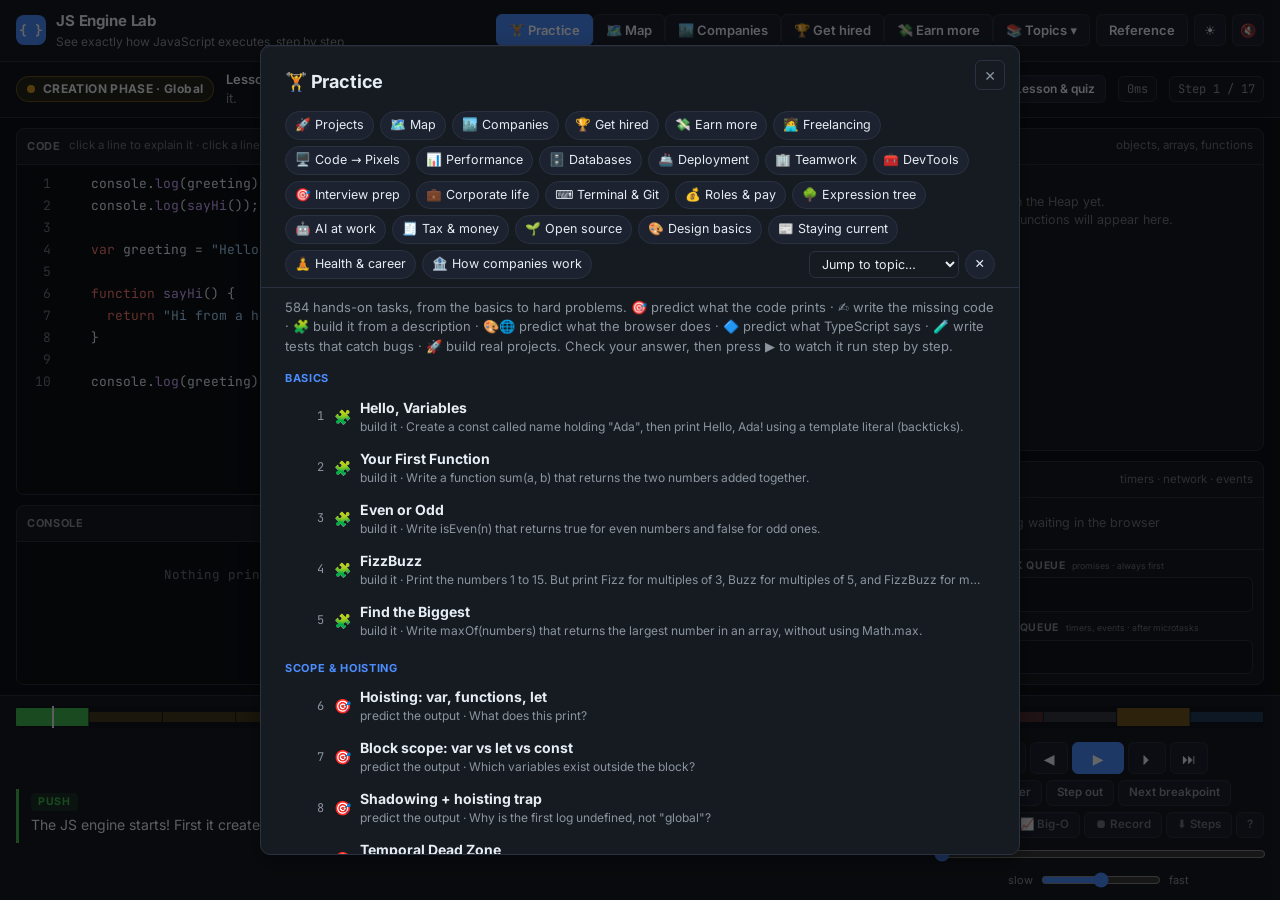
<file: index.html>
<!doctype html>
<html lang="en" data-theme="dark">
<head>
  <meta charset="utf-8">
  <meta name="viewport" content="width=device-width, initial-scale=1">
  <title>JS Engine Lab</title>
  <link rel="stylesheet" href="css/fonts.css">
  <link rel="stylesheet" href="vendor/codemirror/codemirror.min.css">
  <link rel="stylesheet" href="css/styles.css">
  <link rel="manifest" href="manifest.webmanifest">
  <link rel="icon" href="icon.svg" type="image/svg+xml">
  <meta name="theme-color" content="#0d1117">
</head>
<body>
  <header class="topbar">
    <div class="brand">
      <span class="logo">{ }</span>
      <div>
        <h1>JS Engine Lab</h1>
        <p>See exactly how JavaScript executes, step by step</p>
      </div>
    </div>
    <div class="xp-chip" id="xpChip" title="Your progress"></div>
    <div class="top-actions">
      <div class="iv-wrap">
        <button id="btnInterview" class="btn" aria-haspopup="true" aria-expanded="false" aria-controls="ivMenu" title="Common JavaScript interview questions">🎤 Interview <span id="ivDue" class="iv-due hidden"></span><span class="caret">▾</span></button>
        <div id="ivMenu" class="iv-menu hidden" role="menu" aria-label="Interview questions">
          <div class="iv-head">
            <div class="iv-row">
              <input id="ivSearch" type="search" placeholder="Search… (closures, debounce, BFS)" aria-label="Search interview questions" autocomplete="off">
              <select id="ivCat" aria-label="Topic"></select>
            </div>
            <div class="iv-tools">
              <div id="ivLevels" class="iv-levels" role="group" aria-label="Difficulty">
                <button class="on" data-lv="All">All</button><button data-lv="Easy">Easy</button><button data-lv="Medium">Medium</button><button data-lv="Hard">Hard</button>
              </div>
              <span class="iv-tbtns"><button id="ivMock" class="iv-random" title="5 random questions, 15 minutes, scored">⏱ Mock interview</button><button id="ivRandom" class="iv-random" title="Open a question you have not solved yet">🎲 Random</button></span>
            </div>
            <div id="ivCount" class="iv-count"></div>
          </div>
          <div id="ivList" class="iv-list"></div>
        </div>
      </div>
      <button id="btnInstall" class="btn hidden" title="Install as an app that works offline">📲 Install</button>
      <button id="btnLevels" class="btn">Lessons</button>
      <button id="btnChallenges" class="btn">Challenges</button>
      <button id="btnProgress" class="btn">Progress</button>
      <button id="btnHelp" class="btn">Reference</button>
      <button id="btnTheme" class="btn icon" title="Light / dark theme" aria-label="Toggle light or dark theme">☀</button>
      <button id="btnSound" class="btn icon" title="Sound effects" aria-label="Toggle sound effects">🔇</button>
    </div>
  </header>

  <div id="mockBar" class="mock-bar hidden" role="status" aria-live="polite"></div>
  <section class="phasebar">
    <div id="phaseBanner" class="phase phase-creation"><span class="phase-icon"></span><span class="phase-text">READY</span></div>
    <div class="level-info"><span id="levelEmoji" class="hidden"></span><b id="levelTitle">Lesson</b> <span id="levelGoal"></span></div>
    <div class="view-wrap">
      <button id="btnView" class="btn small" aria-haspopup="true" aria-expanded="false" aria-controls="viewMenu" title="Choose what the visualizer shows">👁 View: <b id="viewName">Standard</b> <span class="caret">▾</span></button>
      <div id="viewMenu" class="view-menu hidden" role="menu" aria-label="View options">
        <div class="view-sec">Presets</div>
        <div id="viewPresets" class="view-presets" role="group" aria-label="Presets"></div>
        <div class="view-sec">Show</div>
        <div id="viewOpts" class="view-opts"></div>
        <div class="view-foot">Single keys toggle each option. Press <kbd>?</kbd> for every shortcut.</div>
      </div>
    </div>
    <button id="btnLesson" class="btn small">Lesson &amp; quiz</button>
    <div class="clock" id="clock" title="Virtual time used by timers">0ms</div>
    <div class="stepcount" id="stepCount">Step 0 / 0</div>
  </section>

  <main class="arena">
    <div class="col col-code">
      <section class="panel code-panel">
        <div class="panel-head">
          <h2>Code</h2>
          <span class="hint">click a line to explain it · click a line number for a breakpoint</span>
          <div class="tabs">
            <button id="btnShare" class="tab" title="Copy a link that contains this code">Share</button>
            <button id="tabEdit" class="tab">Edit</button>
            <button id="tabRun" class="tab primary">Run ▶</button>
          </div>
        </div>
        <div class="taskbar" id="taskBar">
          <div class="task-text" id="taskText"></div>
          <div class="task-actions">
            <button id="btnCheck" class="btn primary">Check solution</button>
            <button id="btnHint" class="btn">Hint</button>
            <button id="btnSolution" class="btn">Show solution</button>
            <button id="btnReset" class="btn">Reset</button>
          </div>
          <div id="taskHints"></div>
          <div id="taskResults" class="task-results"></div>
        </div>
        <div class="code-wrap">
          <textarea id="editor" aria-label="Code editor" spellcheck="false" autocomplete="off" autocapitalize="off"></textarea>
          <div id="codeView" class="code-view" title="Double-click to edit"></div>
        </div>
        <div id="ext" class="ext hidden"></div>
        <div id="explain" class="explain hidden"></div>
        <div id="evalbox" class="evalbox hidden" aria-live="polite"></div>
      </section>
      <section class="panel console-panel">
        <div class="panel-head"><h2>Console</h2><span class="hint">what your program prints</span><span class="page-title">Page</span></div>
        <div class="console-split">
          <div id="console" class="console"></div>
          <div id="page" class="page-view"></div>
        </div>
      </section>
    </div>

    <section class="panel stack-panel">
      <div class="panel-head"><h2>Call Stack</h2><span class="hint">last in, first out</span></div>
      <div id="stack" class="stack"></div>
    </section>

    <div class="col col-side">
      <section class="panel heap-panel">
        <div class="panel-head"><h2>Heap</h2><span class="hint">objects, arrays, functions</span></div>
        <div id="heap" class="heap"></div>
      </section>
      <section class="panel async-panel">
        <div class="panel-head"><h2 id="webTitle">Web APIs</h2><span class="hint">timers · network · events</span></div>
        <div id="webapis" class="webapis"></div>
        <div class="loop-row">
          <div class="event-loop" id="eventLoop" title="Event Loop"><span>↻</span><small>event loop</small></div>
          <div class="queue-wrap">
            <h3 id="qMicroTitle">Microtask queue <small>promises · always first</small></h3>
            <div id="microQueue" class="queue micro"></div>
            <h3 id="qTaskTitle">Callback queue <small>timers, events · after microtasks</small></h3>
            <div id="queue" class="queue"></div>
          </div>
        </div>
      </section>
    </div>
  </main>

  <footer class="narrator">
    <canvas id="timeline" class="timeline" aria-label="Timeline of every step: click to jump"></canvas>
    <div class="mascot" id="mascot"></div>
    <div class="bubble" id="bubble">
      <div class="bubble-kind" id="kindTag">READY</div>
      <div id="narration" aria-live="polite">Choose a lesson and press ▶ to watch the engine work.</div>
    </div>
    <div class="controls">
      <div class="buttons">
        <button id="btnFirst" title="Restart (Home)" aria-label="Restart">⏮</button>
        <button id="btnBack" title="Step back (←)" aria-label="Step back">◀</button>
        <button id="btnPlay" class="play" title="Play / Pause (Space)" aria-label="Play or pause">▶</button>
        <button id="btnNext" title="Step forward (→)" aria-label="Step forward">⏵</button>
        <button id="btnLast" title="Jump to the end (End)" aria-label="Jump to the end">⏭</button>
      </div>
      <div class="buttons small">
        <button id="btnOver" title="Step over: skip the inside of a function call (↓)">Step over</button>
        <button id="btnOut" title="Step out: finish the current function (↑)">Step out</button>
        <button id="btnBp" title="Run to the next breakpoint (B)">Next breakpoint</button>
      </div>
      <div class="buttons small tools">
        <button id="btnCompare" title="Run two versions of the code side by side">Compare</button>
        <button id="btnLab" title="Big-O lab: measure how the step count grows with the input size">📈 Big-O</button>
        <button id="btnRecord" title="Record a video of the run (your browser asks which tab to share)">⏺ Record</button>
        <button id="btnSteps" title="Download every step as a Markdown file">⬇ Steps</button>
        <button id="btnKeys" title="Keyboard shortcuts (?)" aria-label="Keyboard shortcuts">?</button>
      </div>
      <input type="range" id="scrub" min="0" max="0" value="0" aria-label="Timeline">
      <label class="speed" title="Playback speed">slow<input type="range" id="speed" min="0" max="4" step="1" value="2" aria-label="Speed">fast</label>
    </div>
  </footer>

  <div id="tour" class="tour hidden" role="dialog" aria-modal="true" aria-label="Guided tour">
    <div id="tourSpot" class="tour-spot"></div>
    <div id="tourCard" class="tour-card" aria-live="polite"></div>
  </div>
  <svg id="arrows" class="arrows" aria-hidden="true"></svg>
  <svg id="engineFlow" class="engine-flow" aria-hidden="true"></svg>
  <div id="engineTags" class="engine-tags" aria-hidden="true"></div>
  <div id="toasts" class="toasts"></div>

  <div id="levelsModal" class="modal hidden" role="dialog" aria-label="Lessons">
    <div class="modal-card wide">
      <button class="close" data-close>✕</button>
      <h2 class="modal-title">Lessons</h2>
      <p class="modal-sub">Each lesson explains one part of how the JavaScript engine works, asks you to predict the result, then lets you step through the real execution.</p>
      <div id="levelGrid"></div>
    </div>
  </div>

  <div id="chalModal" class="modal hidden" role="dialog" aria-label="Coding challenges">
    <div class="modal-card wide">
      <button class="close" data-close>✕</button>
      <h2 class="modal-title">Coding challenges</h2>
      <p class="modal-sub">Write the code yourself. Each challenge is checked automatically against tests. Use hints when stuck, then step through your own solution. <b id="chalProgress"></b></p>
      <div id="chalGrid" class="level-grid"></div>
    </div>
  </div>

  <div id="progressModal" class="modal hidden" role="dialog" aria-label="Progress">
    <div class="modal-card">
      <button class="close" data-close>✕</button>
      <h2 class="modal-title">Your progress</h2>
      <div id="stats" class="stats"></div>
      <h3 class="badges-title">Achievements</h3>
      <div id="badgeList" class="badge-list"></div>
      <div class="prog-io"><div><b>Back up your progress</b><small>XP, badges, solved questions, bookmarks, notes and code drafts are saved only in this browser.</small></div><span><button id="btnExport" class="btn small">⬇ Export</button><label class="btn small">⬆ Import<input type="file" id="importFile" accept="application/json,.json" hidden></label></span></div>
    </div>
  </div>

  <div id="briefModal" class="modal hidden" role="dialog" aria-label="Lesson">
    <div class="modal-card">
      <button class="close" data-close>✕</button>
      <h2 class="modal-title" id="briefTitle">Lesson</h2>
      <div class="brief-tabs">
        <button id="tabLesson" class="tab active">Lesson</button>
        <button id="tabQuiz" class="tab">Predict the output</button>
      </div>
      <div id="lessonBody" class="lesson"></div>
      <div id="quizBody" class="quiz hidden"></div>
      <div class="brief-foot"><button id="briefStart" class="btn primary">Next: predict, then watch</button></div>
    </div>
  </div>

  <div id="compareModal" class="modal hidden" role="dialog" aria-label="Compare two versions">
    <div class="modal-card wide">
      <button class="close" data-close>✕</button>
      <h2 class="modal-title">Compare two versions</h2>
      <p class="fn-meta">Both run in the same engine with the same random seed. Change one line (for example <code>var</code> → <code>let</code>, or remove an <code>await</code>) and see what changes.</p>
      <div class="cmp-grid">
        <label>Version A<textarea id="cmpA" spellcheck="false" rows="12"></textarea></label>
        <label>Version B<textarea id="cmpB" spellcheck="false" rows="12"></textarea></label>
      </div>
      <div class="iv-row2"><button id="cmpRun" class="btn primary small">Run both</button><button id="cmpReset" class="btn small">Reset both to the current code</button></div>
      <div id="cmpOut"></div>
    </div>
  </div>

  <div id="labModal" class="modal hidden" role="dialog" aria-label="Big-O lab">
    <div class="modal-card wide">
      <button class="close" data-close>✕</button>
      <h2 class="modal-title">📈 Big-O lab</h2>
      <p class="fn-meta">Runs the code for several input sizes <code>n</code> and counts the engine steps. Compare algorithms by running several presets: their lines stay on the chart.</p>
      <div class="lab-grid2">
        <div class="lab-form">
          <label>Preset <select id="labPreset"></select></label>
          <label>Setup <small>(not counted: build the input, define functions)</small><textarea id="labSetup" rows="7" spellcheck="false"></textarea></label>
          <label>Measure <small>(counted)</small><textarea id="labMeasure" rows="3" spellcheck="false"></textarea></label>
          <div class="lab-inline"><label>Sizes <input id="labSizes" type="text"></label><label>Name <input id="labName" type="text"></label></div>
          <div class="iv-row2"><button id="labRun" class="btn primary small">▶ Measure</button><button id="labClear" class="btn small">Clear chart</button><button id="labFromCode" class="btn small">Use my code</button></div>
          <div id="labNote" class="fn-meta"></div>
        </div>
        <div><div id="labChart" class="lab-chart"></div><div id="labTable"></div></div>
      </div>
    </div>
  </div>

  <div id="keysModal" class="modal hidden" role="dialog" aria-label="Keyboard shortcuts">
    <div class="modal-card">
      <button class="close" data-close>✕</button>
      <h2 class="modal-title">Keyboard shortcuts</h2>
      <table class="keys-table">
        <tr><td><kbd>Space</kbd></td><td>Play / pause</td></tr>
        <tr><td><kbd>→</kbd> <kbd>←</kbd></td><td>Step forward / back</td></tr>
        <tr><td><kbd>↓</kbd></td><td>Step over (skip the inside of a call)</td></tr>
        <tr><td><kbd>↑</kbd></td><td>Step out (finish the current function)</td></tr>
        <tr><td><kbd>Home</kbd> <kbd>End</kbd></td><td>First / last step</td></tr>
        <tr><td><kbd>B</kbd></td><td>Run to the next breakpoint (click a line number to set one)</td></tr>
        <tr><td><kbd>E</kbd></td><td>Edit the code</td></tr>
        <tr><td><kbd>V</kbd></td><td>Inline values on / off</td></tr>
        <tr><td><kbd>F</kbd></td><td>Flow arrows on / off</td></tr>
        <tr><td><kbd>A</kbd></td><td>Reference arrows (variable → object) on / off</td></tr>
        <tr><td><kbd>X</kbd></td><td>Expression evaluation on / off</td></tr>
        <tr><td><kbd>R</kbd></td><td>Array view on / off</td></tr>
        <tr><td><kbd>T</kbd></td><td>Call tree on / off</td></tr>
        <tr><td><kbd>G</kbd></td><td>Heap graph view on / off</td></tr>
        <tr><td><kbd>C</kbd></td><td>Garbage-collection details on / off</td></tr>
        <tr><td><kbd>N</kbd></td><td>Engine internals on / off</td></tr>
        <tr><td><kbd>1</kbd>–<kbd>4</kbd></td><td>View presets: Minimal, Beginner, Standard, Full detail</td></tr>
        <tr><td><kbd>I</kbd></td><td>Open the interview questions</td></tr>
        <tr><td><kbd>?</kbd></td><td>This list</td></tr>
        <tr><td><kbd>Esc</kbd></td><td>Close a window</td></tr>
      </table>
      <p class="fn-meta">Tip: click anywhere on the timeline strip to jump to that step.</p>
      <p><button id="btnTour" class="btn small">🧭 Take the tour again</button></p>
    </div>
  </div>

  <div id="helpModal" class="modal hidden" role="dialog" aria-label="Reference">
    <div class="modal-card">
      <button class="close" data-close>✕</button>
      <h2 class="modal-title">Reference: how the engine runs your code</h2>
      <div class="guide">
        <div><b>Suggested workflow.</b> Read the lesson → predict the output → step through the execution and read each explanation → click lines you don't understand → solve the matching challenge without looking at the solution.</div>
        <div><b>Creation phase.</b> Before running anything, the engine scans the code and allocates every declaration (<i>hoisting</i>): <code>var</code> → <code>undefined</code>, <code>function</code> → the whole function, <code>let</code>/<code>const</code>/<code>class</code> → uninitialized (Temporal Dead Zone).</div>
        <div><b>Execution phase.</b> Statements run top to bottom and values are assigned.</div>
        <div><b>Call stack.</b> Each call creates an execution context (its own variable environment, <code>this</code> and scope chain). It is pushed on call and popped on return.</div>
        <div><b>Scope chain and closures.</b> Name lookup walks outward through the scopes where a function was <i>defined</i>. A function keeps those scopes alive after the outer function returns.</div>
        <div><b>Heap and garbage collection.</b> Objects live in the heap; variables hold references. <b>GC view</b> shows the root that keeps each object reachable; unreachable objects are collected (mark-and-sweep).</div>
        <div><b>Web APIs, queues, event loop.</b> Timers, <code>fetch</code> and DOM events are handled by the host. Their callbacks enter the callback queue; the event loop runs one task when the stack is empty, then drains the microtask queue (promise reactions, <code>await</code> continuations).</div>
        <div><b>Paused functions.</b> <code>async</code> functions at <code>await</code>, generators at <code>yield</code> and modules at top-level <code>await</code> leave the stack and keep their state.</div>
        <div><b>Simulated host.</b> <code>fetch</code> routes: <code>/api/users</code>, <code>/api/users/1–3</code>, <code>/api/todos</code>, <code>/api/slow</code>, <code>/api/error</code>; add your own with <code>mockFetch(url, data, { status, delay })</code>. Page elements <code>#title #btn #name #output</code>; <code>simulateClick(sel, ms)</code>, <code>simulateTyping(sel, text, ms)</code>. Split code into modules with <code>// @file name.js</code> lines.</div>
        <div><b>More environments.</b> Start the code with <code>// @env node</code> to run it as <b>Node.js</b> (<code>process.nextTick</code>, <code>setImmediate</code>, event-loop phases, <code>require("events")</code>, <code>require("util")</code>). Add a file whose name contains "worker" (e.g. <code>// @file worker.js</code>) and start it with <code>new Worker("worker.js")</code> to use a <b>Web Worker</b>. Turn on <b>Internals</b> in the Heap to see simulated hidden classes, inline caches and hot functions.</div>
        <div><b>Real browser features.</b> <code>fetch("https://…")</code> requests the real internet: the app fetches each URL once, then replays the program with the real response and timing (servers must allow cross-site requests, known as CORS). <code>alert</code>/<code>confirm</code>/<code>prompt</code> show real dialogs, and your answers are replayed. <code>localStorage</code> is kept between runs. Add a <code>// @file index.html</code> section to write your own page; click or type in the <b>Page</b> preview and the program re-runs with your event.</div>
        <div><b>Step limit.</b> <select id="stepLimit"><option value="5000">5,000 steps</option><option value="10000">10,000 steps</option><option value="20000">20,000 steps</option><option value="50000">50,000 steps</option></select> Higher limits allow longer programs but use more memory.</div>
        <div><b>Keyboard.</b> <kbd>→</kbd> next · <kbd>←</kbd> back · <kbd>Space</kbd> play/pause · <kbd>↓</kbd> step over · <kbd>↑</kbd> step out · <kbd>B</kbd> next breakpoint · <kbd>Home</kbd>/<kbd>End</kbd> · <kbd>Ctrl</kbd>+<kbd>Enter</kbd> run · <kbd>Ctrl</kbd>+<kbd>Shift</kbd>+<kbd>Enter</kbd> check a challenge.</div>
      </div>
    </div>
  </div>

  <script src="vendor/codemirror/codemirror.min.js"></script>
  <script src="vendor/codemirror/javascript.min.js"></script>
  <script src="vendor/codemirror/matchbrackets.min.js"></script>
  <script src="vendor/codemirror/closebrackets.min.js"></script>
  <script src="vendor/acorn.js"></script>
  <script>window.acorn || document.write('<script src="https://cdn.jsdelivr.net/npm/acorn@8.11.3/dist/acorn.js"><\/script>');</script>
  <script src="js/examples.js"></script>
  <script src="js/lessons.js"></script>
  <script src="js/challenges.js"></script>
  <script src="js/interview.js"></script>
  <script src="js/interview-more.js"></script>
  <script src="js/interview-extra.js"></script>
  <script src="js/interview-engine.js"></script>
  <script src="js/interview-design.js"></script>
  <script src="js/write-it.js"></script>
  <script src="js/engine/core.js"></script>
  <script src="js/engine/builtins.js"></script>
  <script src="js/engine/classes.js"></script>
  <script src="js/engine/promises.js"></script>
  <script src="js/engine/methods.js"></script>
  <script src="js/engine/members.js"></script>
  <script src="js/engine/program.js"></script>
  <script src="js/engine/statements.js"></script>
  <script src="js/engine/expressions.js"></script>
  <script src="js/engine/extras.js"></script>
  <script src="js/engine/browser.js"></script>
  <script src="js/engine/platform.js"></script>
  <script src="js/engine/threads.js"></script>
  <script src="js/engine/node.js"></script>
  <script src="js/engine/protos.js"></script>
  <script src="js/engine/observers.js"></script>
  <script src="js/engine/evalviz.js"></script>
  <script src="js/engine/nodeplus.js"></script>
  <script src="js/engine/typescript.js"></script>
  <script src="js/explain.js"></script>
  <script src="js/app-config.js"></script>
  <script src="js/css-tasks.js"></script>
  <script src="js/css-lab.js"></script>
  <script src="js/web-tasks.js"></script>
  <script src="js/web-lab.js"></script>
  <script src="js/real-world-tasks.js"></script>
  <script src="js/ts-tasks.js"></script>
  <script src="js/ts-lab.js"></script>
  <script src="js/test-tasks.js"></script>
  <script src="js/test-lab.js"></script>
  <script src="js/projects.js"></script>
  <script src="js/frontend-map.js"></script>
  <script src="js/pixels.js"></script>
  <script src="js/perf-lab.js"></script>
  <script src="js/databases.js"></script>
  <script src="js/deployment.js"></script>
  <script src="js/process.js"></script>
  <script src="js/devtools.js"></script>
  <script src="js/interview-prep.js"></script>
  <script src="js/companies-data.js"></script>
  <script src="js/company-profiles.js"></script>
  <script src="js/corporate.js"></script>
  <script src="js/terminal.js"></script>
  <script src="js/roles-pay.js"></script>
  <script src="js/topic-tab.js"></script>
  <script src="js/ai-work.js"></script>
  <script src="js/tax-money.js"></script>
  <script src="js/open-source.js"></script>
  <script src="js/earn-more.js"></script>
  <script src="js/freelancing.js"></script>
  <script src="js/design-basics.js"></script>
  <script src="js/stay-current.js"></script>
  <script src="js/health-career.js"></script>
  <script src="js/business.js"></script>
  <script src="js/expression-tree.js"></script>
  <script src="js/js-extras-tasks.js"></script>
  <script src="js/get-hired.js"></script>
  <script src="js/practice.js"></script>
  <script src="js/app.js"></script>
</body>
</html>
</file>
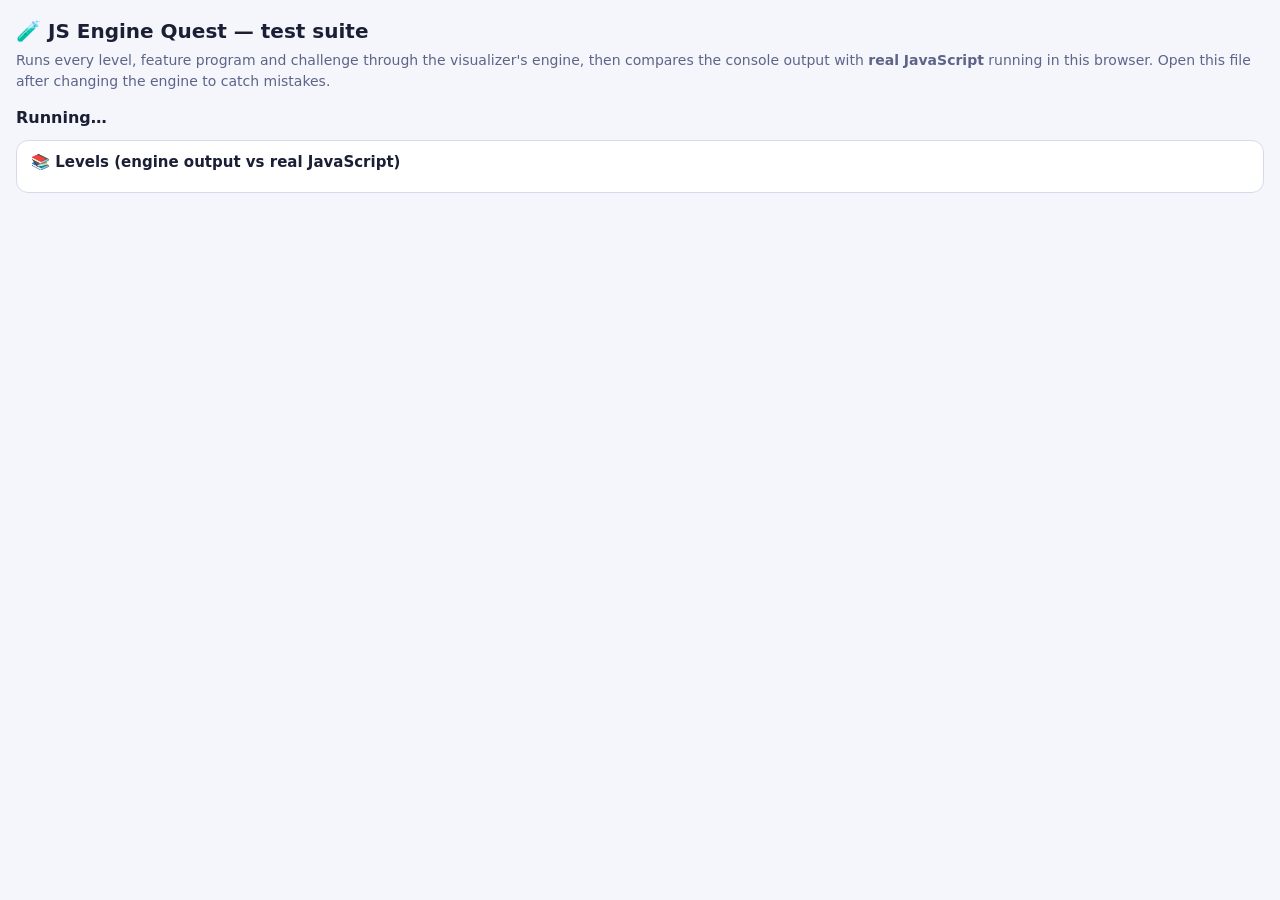
<file: tests.html>
<!doctype html>
<html lang="en">
<head>
  <meta charset="utf-8">
  <meta name="viewport" content="width=device-width, initial-scale=1">
  <title>JS Engine Quest — Tests</title>
  <style>
    :root { --bg: #0b0e1f; --panel: #161b36; --line: #2b3264; --text: #e8ebff; --muted: #8e96c8; --ok: #3ee6a8; --bad: #ff5d73; }
    @media (prefers-color-scheme: light) { :root:not([data-theme="dark"]) { --bg: #f4f6fc; --panel: #fff; --line: #d6dbec; --text: #1b1f36; --muted: #5d6488; --ok: #0a8a5b; --bad: #c8243d; } }
    body { margin: 0; background: var(--bg); color: var(--text); font: 14px/1.5 system-ui, sans-serif; padding: 16px; }
    h1 { font-size: 20px; margin: 0 0 4px; } p { color: var(--muted); margin: 0 0 14px; }
    .sum { font-size: 16px; font-weight: 700; margin: 10px 0; }
    section { background: var(--panel); border: 1px solid var(--line); border-radius: 12px; padding: 10px 14px; margin-bottom: 12px; }
    h2 { font-size: 15px; margin: 0 0 8px; }
    .row { font-family: Consolas, monospace; font-size: 12.5px; padding: 2px 0; border-bottom: 1px dashed var(--line); }
    .ok { color: var(--ok); } .bad { color: var(--bad); }
    pre { white-space: pre-wrap; margin: 2px 0 6px 18px; color: var(--muted); font-size: 12px; }
  </style>
</head>
<body>
  <h1>🧪 JS Engine Quest — test suite</h1>
  <p>Runs every level, feature program and challenge through the visualizer's engine, then compares the console output with <b>real JavaScript</b> running in this browser. Open this file after changing the engine to catch mistakes.</p>
  <div class="sum" id="sum">Running…</div>
  <div id="out"></div>

  <script src="vendor/acorn.js"></script>
  <script src="js/examples.js"></script>
  <script src="js/challenges.js"></script>
  <script src="js/interview.js"></script>
  <script src="js/interview-more.js"></script>
  <script src="js/interview-extra.js"></script>
  <script src="js/interview-engine.js"></script>
  <script src="js/interview-design.js"></script>
  <script src="js/write-it.js"></script>
  <script src="js/engine/core.js"></script>
  <script src="js/engine/builtins.js"></script>
  <script src="js/engine/classes.js"></script>
  <script src="js/engine/promises.js"></script>
  <script src="js/engine/methods.js"></script>
  <script src="js/engine/members.js"></script>
  <script src="js/engine/program.js"></script>
  <script src="js/engine/statements.js"></script>
  <script src="js/engine/expressions.js"></script>
  <script src="js/engine/extras.js"></script>
  <script src="js/engine/browser.js"></script>
  <script src="js/engine/platform.js"></script>
  <script src="js/engine/threads.js"></script>
  <script src="js/engine/node.js"></script>
  <script src="js/engine/protos.js"></script>
  <script src="js/engine/observers.js"></script>
  <script src="js/engine/evalviz.js"></script>
  <script src="js/engine/nodeplus.js"></script>
  <script src="js/engine/typescript.js"></script>
  <script src="js/explain.js"></script>
  <script>
  (async function () {
    'use strict';
    const out = document.getElementById('out');
    let pass = 0, fail = 0;
    const section = title => { const s = document.createElement('section'); s.innerHTML = `<h2>${title}</h2>`; out.appendChild(s); return s; };
    const row = (sec, ok, label, detail) => {
      ok ? pass++ : fail++;
      const d = document.createElement('div');
      d.className = 'row ' + (ok ? 'ok' : 'bad');
      d.textContent = (ok ? '✔ ' : '✘ ') + label;
      sec.appendChild(d);
      if (detail && !ok) { const p = document.createElement('pre'); p.textContent = detail; sec.appendChild(p); }
    };

    // ---- run code in the visualizer engine
    function engine(code) {
      const r = new JSEngine.Interpreter(code).run();
      if (r.error) return { error: r.error, lines: [] };
      const last = r.trace[r.trace.length - 1];
      return { lines: last.console.map(l => l.text), steps: r.trace.length, last };
    }

    // ---- run the same code for real, with stand-ins for the visualizer's pretend browser
    function real(code, waitMs) {
      return new Promise(done => {
        const lines = [];
        const fmt = a => typeof a === 'bigint' ? a + 'n' : typeof a === 'string' ? a
          : Array.isArray(a) ? '[' + a.map(x => (typeof x === 'string' ? `'${x}'` : String(x))).join(', ') + ']' : String(a);
        let depth = 0; const counts = {};
        const con = { log: (...a) => lines.push('  '.repeat(depth) + a.map(fmt).join(' ')), group: (...a) => { lines.push('▾ ' + a.join(' ')); depth++; }, groupEnd: () => depth--, count: (k = 'default') => { counts[k] = (counts[k] || 0) + 1; lines.push(k + ': ' + counts[k]); } };
        con.info = con.log; con.warn = con.log; con.error = con.log;
        const users = [{ id: 1, name: 'Ada Lovelace' }, { id: 2, name: 'Linus' }, { id: 3, name: 'Grace Hopper' }];
        const fakeFetch = url => new Promise(res => setTimeout(() => {
          let status = 404, data = { error: 'Not found' };
          const m = String(url).match(/^\/api\/users\/(\d+)$/);
          if (m && users[+m[1] - 1]) { status = 200; data = users[+m[1] - 1]; }
          else if (url === '/api/users') { status = 200; data = users; }
          else if (url === '/api/todos') { status = 200; data = [{ id: 1 }, { id: 2 }, { id: 3 }]; }
          res({ status, ok: status < 300, json: () => Promise.resolve(data) });
        }, 300));
        const els = {};
        const mk = id => (els[id] = { id, textContent: '', listeners: [], addEventListener(t, f) { this.listeners.push([t, f]); }, click() { this.listeners.forEach(([t, f]) => t === 'click' && f.call(this, { type: 'click', target: this })); } });
        ['btn', 'output', 'title', 'name'].forEach(mk);
        const lis = [];
        const doc = { getElementById: id => els[id], querySelector: s => els[s.slice(1)], querySelectorAll: s => (s === 'li' ? lis : []), createElement: tag => ({ tag, textContent: '' }), body: { appendChild(c) { if (c.tag === 'li') lis.push(c); } } };
        const click = (sel, d = 0) => setTimeout(() => els[sel.slice(1)].click(), d);
        const onRej = e => { lines.push('Uncaught (in promise) ' + e.reason); e.preventDefault(); };
        window.addEventListener('unhandledrejection', onRej);
        try { new Function('console', 'fetch', 'document', 'simulateClick', 'requestAnimationFrame', code)(con, fakeFetch, doc, click, cb => setTimeout(() => cb(0), 16)); }
        catch (e) { lines.push('Uncaught ' + e.name + ': ' + e.message); }
        setTimeout(() => { window.removeEventListener('unhandledrejection', onRej); done(lines); }, waitMs);
      });
    }

    // programs whose real-JS output can't be reproduced exactly (module files, console formatting of objects)
    // module files can't run with new Function, and real garbage collection timing is unpredictable
    const SKIP_REAL = new Set(['modules', 'tla', 'platform', 'realnet', 'webpage', 'storage', 'descriptors', 'binary', 'urlabort', 'lazyimport', 'workers', 'nodeloop', 'emitter', 'sharedmem', 'nodefs', 'nodehttp', 'mutationobs', 'commonjs', 'typescript', 'streams']);
    const FEATURES = {
      closuresInLoops: 'const fns = []; for (let i = 0; i < 3; i++) fns.push(() => i); console.log(fns.map(f => f()).join());',
      promiseOrder: 'setTimeout(()=>console.log("t"),0); Promise.resolve().then(()=>console.log("p1")).then(()=>console.log("p2")); queueMicrotask(()=>console.log("q")); console.log("s");',
      adoptTicks: 'Promise.resolve().then(()=>{console.log("a"); return Promise.resolve();}).then(()=>console.log("b"));\nPromise.resolve().then(()=>console.log(1)).then(()=>console.log(2)).then(()=>console.log(3)).then(()=>console.log(4));',
      asyncOrder: 'async function x(){ console.log(1); await undefined; console.log(3); }\nasync function y(){ console.log(2); await undefined; console.log(4); }\nx(); y();',
      classes: 'class A { #s = 1; static n = 0; constructor(v){ this.v = v; A.n++; } get s(){ return this.#s; } m(){ return "A" + this.v; } }\nclass B extends A { m(){ return super.m() + "B"; } }\nconst b = new B(2); console.log(b.m(), b.s, A.n, b instanceof A, Object.keys(b).join());',
      generators: 'function* g(){ const r = yield 1; console.log("got", r); yield 2; return 3; }\nconst it = g(); console.log(it.next().value, it.next("x").value, JSON.stringify(it.next()), JSON.stringify(it.next()));\nfunction* inf(){ let i = 0; while (true) yield i++; } const [p, q] = inf(); console.log(p, q);',
      asyncGen: 'const w = ms => new Promise(r => setTimeout(r, ms));\nasync function* s(){ yield 1; await w(5); yield 2; }\n(async () => { for await (const v of s()) console.log(v); })();',
      mapSet: 'const m = new Map([["a", 1]]); m.set("b", 2); console.log(m.size, [...m.keys()].join(), [...new Set([1, 1, 2])].join());',
      regex: 'console.log("a1b22".match(/\\d+/g).join("|"), "2024-01-05".replace(/(\\d+)-(\\d+)-(\\d+)/, "$3/$2/$1"), /^h/i.test("Hi"));',
      strict: '"use strict"; function t(){ return this; } console.log(t()); try { undeclared = 1; } catch (e) { console.log(e.name); }',
      thenable: '(async () => { const v = await { then(r){ r(42); } }; console.log(v); })();',
      toPrimitive: 'const o = { valueOf(){ return 5; }, toString(){ return "five"; } }; console.log(o + 1, `${o}`, o > 3);',
      bigint: 'console.log(2n ** 64n, typeof 1n, 7n / 2n); try { 1n + 1; } catch (e) { console.log(e.name); }',
      proxy: 'const p = new Proxy({ a: 1 }, { get(t, k){ return k in t ? t[k] : "none"; } }); console.log(p.a, p.b);',
      extendsArray: 'class S extends Array { top(){ return this[this.length - 1]; } } const s = new S(); s.push(1, 2); console.log(s.top(), s instanceof Array);',
      fetch: '(async () => { const r = await fetch("/api/users/2"); console.log((await r.json()).name, r.ok); })(); fetch("/api/x").then(r => console.log(r.status));',
      dom: 'const b = document.getElementById("btn"); b.addEventListener("click", e => console.log("clicked", e.type)); simulateClick("#btn", 50); b.click();',
      tdzError: 'try { console.log(x); let x = 1; } catch (e) { console.log(e.name); }',
      destructuring: 'const { a, b: [c, ...d] } = { a: 1, b: [2, 3, 4] }; console.log(a, c, d.join());',
      evalDirect: 'const x = 10; console.log(eval("x * 2")); function f(){ eval("var leaked = 5"); return leaked; } console.log(f()); const add = new Function("a", "b", "return a + b"); console.log(add(2, 3)); try { eval("1 +"); } catch (e) { console.log(e.name); }',
      intl: 'console.log(new Intl.NumberFormat("en-US", { style: "currency", currency: "USD" }).format(1234.5), new Intl.PluralRules("en-US").select(2), new Intl.ListFormat("en", { type: "conjunction" }).format(["a", "b"]), (1234.5).toLocaleString("de-DE"));',
      labels: 'outer: for (let i = 0; i < 3; i++) { for (let j = 0; j < 3; j++) { if (j === 1) continue outer; if (i === 2) break outer; console.log(i, j); } }',
    };

    // ---- 1) every level
    const lv = section('📚 Levels (engine output vs real JavaScript)');
    for (const L of window.JS_LEVELS) {
      const e = engine(L.code);
      if (e.error) { row(lv, false, L.id, e.error); continue; }
      if (SKIP_REAL.has(L.id)) { row(lv, e.last.kind === 'done', `${L.id} (engine only, ${e.steps} steps)`, e.lines.join('\n')); continue; }
      const r = await real(L.code, /interval/.test(L.id) ? 3500 : 1600);
      const ok = JSON.stringify(e.lines) === JSON.stringify(r);
      row(lv, ok, `${L.id} (${e.steps} steps)`, `engine: ${e.lines.join(' | ')}\nreal:   ${r.join(' | ')}`);
    }

    // ---- 2) feature programs
    const ft = section('⚙️ Language features');
    for (const [name, code] of Object.entries(FEATURES)) {
      const e = engine(code);
      if (e.error) { row(ft, false, name, e.error); continue; }
      const r = await real(code, 900);
      const ok = JSON.stringify(e.lines) === JSON.stringify(r);
      row(ft, ok, name, `engine: ${e.lines.join(' | ')}\nreal:   ${r.join(' | ')}`);
    }
    const mod = engine('// @file a.js\nexport let n = 0; export function inc(){ n++; }\n// @file main.js\nimport { n, inc } from "./a.js"; console.log(n); inc(); console.log(n);');
    row(ft, JSON.stringify(mod.lines) === JSON.stringify(['0', '1']), 'modules: live import bindings', mod.lines.join(' | '));
    const tla = engine('// @file a.js\nconsole.log("a1"); await new Promise(r => setTimeout(r, 50)); export const v = 7; console.log("a2");\n// @file main.js\nimport { v } from "./a.js"; console.log("main", v);');
    row(ft, JSON.stringify(tla.lines) === JSON.stringify(['a1', 'a2', 'main 7']), 'modules: top-level await makes importers wait', tla.lines.join(' | '));
    const weak = engine('let o = { n: 1 }; const w = new WeakRef(o); const r = new FinalizationRegistry(h => console.log("cleanup", h)); r.register(o, "o"); console.log(w.deref().n); o = null; setTimeout(() => console.log(w.deref()), 100);');
    // cleanup callbacks have no guaranteed order relative to timers, so compare the lines in any order
    row(ft, JSON.stringify(weak.lines.slice().sort()) === JSON.stringify(['1', 'cleanup o', 'undefined']), 'WeakRef + FinalizationRegistry follow the simulated GC', weak.lines.join(' | '));
    const mock = engine('mockFetch("/api/x", { ok: 1 }, { delay: 20 }); fetch("/api/x").then(r => r.json()).then(d => console.log(d.ok));');
    row(ft, mock.lines.join() === '1', 'mockFetch custom routes', mock.lines.join(' | '));

    // ---- browser environment (engine-level: these use data the app normally collects between runs)
    const br = section('🌐 Browser environment');
    const engineWith = (code, opts) => { const it = new JSEngine.Interpreter(code, opts); const r = it.run(); const last = r.trace[r.trace.length - 1]; return { it, lines: last.console.map(l => l.text), last }; };
    const netCode = 'fetch("https://api.example.com/u").then(r => r.json()).then(u => console.log(u.name)); fetch("https://down.example.com/").catch(e => console.log(e.message));';
    const n1 = engineWith(netCode, { netCache: new Map() });
    row(br, n1.it.netMisses.length === 2, 'real fetch: first run reports which URLs to download');
    const cache = new Map([[n1.it.netMisses[0].key, { status: 200, headers: [], body: '{"name":"Real Ada"}', latency: 80 }], [n1.it.netMisses[1].key, { error: 'Failed to fetch', latency: 20 }]]);
    const n2 = engineWith(netCode, { netCache: cache });
    row(br, n2.lines.join('|') === 'Failed to fetch|Real Ada', 'real fetch: replay uses the real response and real timing', n2.lines.join(' | '));
    const dl = engineWith('const a = confirm("ok?"); const b = prompt("name?"); console.log(a, b);', { answers: [true, 'Ada'] });
    row(br, dl.lines.join() === 'true Ada', 'confirm / prompt answers are replayed', dl.lines.join(' | '));
    const sg = engineWith('localStorage.setItem("n", Number(localStorage.getItem("n") || 0) + 1); console.log(localStorage.getItem("n"), typeof localStorage.getItem("n"));', { storage: { n: '2' } });
    row(br, sg.lines.join() === '3 string' && sg.it.storageOut.n === '3', 'localStorage reads saved values and returns strings', sg.lines.join(' | '));
    const pg = engineWith('// @file index.html\n<ul id="l"><li>a</li><li>b</li></ul>\n// @file s.js\ndocument.querySelector("#l").addEventListener("click", e => { e.target.classList.add("x"); console.log(e.target.textContent, e.currentTarget.id, e.target.className); }); simulateClick("#l li:last-child", 10);', {});
    row(br, pg.lines.join() === 'b l x', 'real DOM: CSS selectors, bubbling (delegation), classList', pg.lines.join(' | '));
    const ue = engineWith('// @file index.html\n<button>Go</button>\n// @file s.js\ndocument.querySelector("button").onclick = () => console.log("clicked");', { events: [{ type: 'click', path: [0], at: 5 }] });
    row(br, ue.lines.join() === 'clicked', 'clicks made in the page preview are replayed as events', ue.lines.join(' | '));
    const xh = engineWith('const x = new XMLHttpRequest(); x.open("GET", "/api/users/2"); x.onload = () => console.log(x.status, JSON.parse(x.responseText).name); x.send();', {});
    row(br, xh.lines.join() === '200 Linus', 'XMLHttpRequest', xh.lines.join(' | '));
    // ---- platform features (expected values checked against real browsers / Node)
    const pf = section('🧰 Platform features');
    const chk = (label, code, expect, opts) => { const r = engineWith(code, opts || {}); row(pf, r.lines.join(' | ') === expect, label, `engine: ${r.lines.join(' | ')}\nexpect: ${expect}`); };
    chk('Promise.allSettled / any / AggregateError', 'Promise.allSettled([Promise.resolve(1), Promise.reject(new Error("x"))]).then(r => console.log(r.map(x => x.status).join())); Promise.any([Promise.reject(1), Promise.reject(2)]).catch(e => console.log(e.name, e.errors.length));', 'fulfilled,rejected | AggregateError 2');
    chk('property descriptors & seal', 'const o = {}; Object.defineProperty(o, "k", { value: 1 }); o.k = 2; const d = Object.getOwnPropertyDescriptor(o, "k"); console.log(o.k, Object.keys(o).length, JSON.stringify(o), d.writable, d.enumerable); const s = Object.seal({ a: 1 }); s.b = 1; delete s.a; console.log(JSON.stringify(s));', '1 0 {} false false | {"a":1}');
    chk('toSorted / with / groupBy / structuredClone / cause', 'const a = [3, 1, 2]; console.log(a.toSorted().join(), a.join(), a.with(0, 9).join()); console.log(Object.groupBy([1, 2, 3], n => n % 2 ? "odd" : "even").odd.join()); const c = structuredClone({ n: [1] }); console.log(JSON.stringify(c), new Error("e", { cause: "why" }).cause);', '1,2,3 3,1,2 9,1,2 | 1,3 | {"n":[1]} why');
    chk('typed arrays, shared buffers, TextEncoder', 'const b = new Uint8Array(2); b[0] = 256; b[1] = -1; const buf = new ArrayBuffer(4); new Uint32Array(buf)[0] = 258; console.log(b.join(), new Uint8Array(buf).join(), new TextEncoder().encode("é").length);', '0,255 2,1,0,0 2');
    chk('URL / URLSearchParams', 'const u = new URL("https://a.example/p?x=1"); u.searchParams.set("y", "2"); console.log(u.hostname, u.search, new URLSearchParams("a=1&b=2").get("b"));', 'a.example ?x=1&y=2 2');
    chk('AbortController cancels fetch', 'const c = new AbortController(); fetch("/api/slow", { signal: c.signal }).catch(e => console.log(e.name)); setTimeout(() => c.abort(), 10);', 'AbortError');
    chk('Symbol.hasInstance / toStringTag / Object.prototype.toString', 'class Even { static [Symbol.hasInstance](n) { return n % 2 === 0; } } console.log(4 instanceof Even, Object.prototype.toString.call([]), String({ get [Symbol.toStringTag]() { return "X"; } }));', 'true [object Array] [object X]');
    chk('dynamic import()', '// @file m.js\nexport const v = 5;\n// @file main.js\nimport("./m.js").then(m => console.log(m.v));', '5');
    chk('Web Worker messages are copies', '// @file worker.js\nself.onmessage = e => { e.data.push(1); postMessage(e.data.length); };\n// @file main.js\nconst w = new Worker("worker.js"); const arr = []; w.onmessage = e => console.log(e.data, arr.length); w.postMessage(arr);', '1 0');
    chk('Node: nextTick → promises → timers → check', '// @env node\nsetImmediate(() => console.log("i")); setTimeout(() => console.log("t"), 0); Promise.resolve().then(() => console.log("p")); process.nextTick(() => console.log("n")); console.log("s");', 's | n | p | t | i');
    chk('Node: EventEmitter + util.promisify', '// @env node\nconst E = require("events"); const e = new E(); e.once("x", v => console.log("once", v)); e.emit("x", 1); e.emit("x", 2); require("util").promisify((a, cb) => cb(null, a + 1))(1).then(v => console.log(v));', 'once 1 | 2');
    const s1 = engineWith('console.log(Math.random(), crypto.randomUUID());', { seed: 9 }).lines.join(), s2 = engineWith('console.log(Math.random(), crypto.randomUUID());', { seed: 9 }).lines.join();
    row(pf, s1 === s2, 'seeded randomness repeats exactly on re-runs');
    const intl = engineWith('function P(x){ this.x = x; } const a = new P(1), b = new P(2), c = { x: 3, y: 1 }; const f = o => o.x; f(a); f(b); f(c); console.log("ok");', {});
    row(pf, intl.last.ic && intl.last.ic.some(s => s.shapes === 2), 'engine internals: inline cache sees 2 hidden classes', JSON.stringify(intl.last.ic));
    const lim = engineWith('while (true) {}', { maxSteps: 150 });
    row(br, lim.last.kind === 'error' && /150 steps/.test(lim.last.msg), 'step limit setting');

    // ---- threads, shared memory and Node built-ins (expected values checked against real Chrome / Node)
    const th = section('🧵 Threads, shared memory & Node modules');
    const chk2 = (label, code, expect, test) => {
      let r; try { r = engineWith(code, {}); } catch (e) { row(th, false, label, String(e && e.stack || e)); return; }
      const got = r.lines.join(' | ');
      row(th, got === expect && r.last.kind === 'done' && (!test || test(r)), label, `engine: ${got}\nexpect: ${expect}\nlast: ${r.last.kind} ${r.last.msg || ''}`);
    };
    chk2('SharedArrayBuffer is shared (not copied) with a worker', '// @file worker.js\nself.onmessage = e => { const a = new Int32Array(e.data); a[0] = 42; postMessage("done"); };\n// @file main.js\nconst sab = new SharedArrayBuffer(4); const arr = new Int32Array(sab); const w = new Worker("worker.js"); w.onmessage = () => console.log(arr[0]); w.postMessage(sab);', '42');
    const race = safe => `// @file worker.js\nself.onmessage = e => {\n  const a = new Int32Array(e.data);\n  for (let i = 0; i < 3; i++) {\n    ${safe ? 'Atomics.add(a, 0, 1);' : 'const v = a[0];\n    a[0] = v + 1;'}\n  }\n  postMessage("done");\n};\n// @file main.js\nconst sab = new SharedArrayBuffer(4); const a = new Int32Array(sab); let done = 0;\nfor (let k = 0; k < 2; k++) { const w = new Worker("worker.js"); w.onmessage = () => { if (++done === 2) console.log(a[0]); }; w.postMessage(sab); }`;
    chk2('two threads interleave: unsafe read-then-write loses updates', race(false), '3', r => r.it.trace.some(s => s.threads && s.threads.length === 2));
    chk2('Atomics.add makes the same counter correct', race(true), '6');
    chk2('Atomics.wait sleeps until Atomics.notify', '// @file waiter.worker.js\nself.onmessage = e => { const a = new Int32Array(e.data); const r = Atomics.wait(a, 0, 0); postMessage("woke:" + r + ":" + a[1]); };\n// @file notifier.worker.js\nself.onmessage = e => { const a = new Int32Array(e.data); a[1] = 42; Atomics.store(a, 0, 1); Atomics.notify(a, 0); postMessage("notified"); };\n// @file main.js\nconst sab = new SharedArrayBuffer(8);\nfor (const f of ["waiter.worker.js", "notifier.worker.js"]) { const w = new Worker(f); w.onmessage = e => console.log(e.data); w.postMessage(sab); }', 'notified | woke:ok:42', r => r.it.trace.some(s => s.threads && s.threads.some(t => t.sleeping)));
    chk2('Atomics.wait is not allowed on the main thread', 'try { Atomics.wait(new Int32Array(new SharedArrayBuffer(4)), 0, 0); } catch (e) { console.log(e.name); } console.log(Atomics.add(new Int32Array(2), 1, 5), Atomics.compareExchange(new Int32Array([7]), 0, 7, 9));', 'TypeError | 0 7');
    chk2('Node path module', '// @env node\nconst path = require("path"); console.log(path.join("/a/b", "../c", "x.txt"), path.basename("/a/b.js", ".js"), path.extname("f.tar.gz"), path.resolve("data", "f.json"), path.relative("/a/b/c", "/a/d"), path.dirname("/a/b/c"), path.parse("/x/y.md").name);', '/a/c/x.txt b .gz /home/user/app/data/f.json ../../d /a/b y');
    chk2('Node fs: sync, callback and promise styles in the right order', '// @env node\n// @file todo.txt\nbuy milk\n// @file main.js\nconst fs = require("fs"); console.log(fs.readFileSync("todo.txt", "utf8").trim()); fs.readFile("todo.txt", "utf8", (err, t) => console.log("cb", err, t.length)); fs.promises.readFile("nope.txt").catch(e => console.log(e.code)); fs.writeFileSync("out.txt", "hi"); console.log(fs.existsSync("out.txt"), fs.readFileSync("out.txt").toString(), fs.readdirSync(".").join()); console.log("end");', 'buy milk | true hi out.txt,package.json,todo.txt | end | cb null 9 | ENOENT', r => r.last.files && r.last.files.some(f => f.name === 'out.txt' && f.changed));
    chk2('Node http: server and fetch client in one program', '// @env node\nconst http = require("http");\nconst server = http.createServer((req, res) => { res.writeHead(200, { "Content-Type": "application/json" }); res.end(JSON.stringify({ path: req.url, m: req.method })); });\nserver.listen(3000, async () => { const r = await fetch("http://localhost:3000/hi?x=1"); const d = await r.json(); console.log(r.status, d.path, d.m, r.headers.get("content-type")); server.close(); });', '200 /hi?x=1 GET application/json');
    chk2('Node http: POST body arrives as data/end events', '// @env node\nconst http = require("http");\nconst s = http.createServer((req, res) => { let body = ""; req.on("data", c => body += c); req.on("end", () => { res.statusCode = 201; res.end("got " + JSON.parse(body).n); }); }).listen(8080);\nfetch("http://localhost:8080/items", { method: "POST", body: JSON.stringify({ n: 3 }) }).then(r => r.text().then(t => console.log(r.status, t)));', '201 got 3');
    chk2('browser: a data file is served to fetch', '// @file data.json\n{"n": 5}\n// @file main.js\nfetch("data.json").then(r => r.json()).then(d => console.log(d.n));', '5');
    chk2('MutationObserver: records arrive as one microtask, in the right order', '// @file index.html\n<ul id="list"></ul>\n// @file main.js\nconst list = document.getElementById("list");\nnew MutationObserver(records => console.log("observer:", records.length, records[0].type, records[0].addedNodes.length)).observe(list, { childList: true });\nPromise.resolve().then(() => console.log("promise queued before the change"));\nlist.appendChild(document.createElement("li"));\nlist.appendChild(document.createElement("li"));\nPromise.resolve().then(() => console.log("promise queued after the change"));\nsetTimeout(() => console.log("timeout"), 0);\nconsole.log("sync done");', 'sync done | promise queued before the change | observer: 2 childList 1 | promise queued after the change | timeout');
    chk2('MutationObserver: attribute changes with oldValue', '// @file index.html\n<p id="p" class="a">x</p>\n// @file main.js\nconst p = document.getElementById("p");\nconst mo = new MutationObserver(rs => rs.forEach(r => console.log(r.type, r.attributeName, r.oldValue)));\nmo.observe(p, { attributes: true, attributeOldValue: true });\np.className = "b";\np.setAttribute("title", "hi");', 'attributes class a | attributes title null');
    chk2('ResizeObserver: initial notification (simulated sizes)', '// @file index.html\n<div id="box" style="width: 120px; height: 40px"></div>\n// @file main.js\nnew ResizeObserver(entries => console.log("size", entries[0].contentRect.width, entries[0].contentRect.height)).observe(document.getElementById("box"));\nconsole.log("observing");', 'observing | size 120 40');
    chk2('Node: require() your own CommonJS files (cached)', '// @env node\n// @file math.js\nconsole.log("math.js runs once");\nlet calls = 0;\nmodule.exports = { add: (a, b) => { calls++; return a + b; }, count: () => calls };\n// @file greet.js\nexports.hello = name => "Hello " + name;\n// @file main.js\nconst math = require("./math.js");\nconst again = require("./math");\nconst { hello } = require("./greet.js");\nconsole.log(math.add(2, 3), math === again, math.count());\nconsole.log(hello("Ada"));\ntry { require("./missing.js"); } catch (e) { console.log(e.message.startsWith("Cannot find module")); }', 'math.js runs once | 5 true 1 | Hello Ada | true');
    chk2('TypeScript: annotations, interfaces, generics, as, !, classes', '// @lang ts\ninterface User { id: number; name: string; tags?: string[] }\ntype Id = number | string;\nfunction greet(user: User, punct: string = "!"): string { return "Hi " + user.name + punct; }\nconst users: User[] = [{ id: 1, name: "Ada" }, { id: 2, name: "Bob", tags: ["x"] }];\nconst byId = new Map<number, User>();\nusers.forEach((u: User): void => { byId.set(u.id, u); });\nclass Box<T> {\n  private items: T[] = [];\n  readonly label: string;\n  constructor(label: string) { this.label = label; }\n  add(item: T): this { this.items.push(item); return this; }\n  get size(): number { return this.items.length; }\n}\nconst box = new Box<number>("nums").add(1).add(2);\nconst first = users[0]!;\nconst id = (first.id as number) + 1;\nlet total: number = 0, label: string = "sum";\nfor (const u of users) total += u.id;\nconst pick = <K extends keyof User>(u: User, key: K): User[K] => u[key];\nconst size = total > 2 ? "big" : "small";\nconsole.log(greet(users[0]), greet(byId.get(2)!, "?"), box.size, box.label, id, label, total, pick(first, "name"), size);', 'Hi Ada! Hi Bob? 2 nums 2 sum 3 Ada big');
    (() => {
      const r = new JSEngine.Interpreter('// @lang ts\nenum Color { Red, Green }\nconsole.log(Color.Red);', {}).run();
      row(th, !!r.error && /^TypeScript: "enum"/.test(r.error) && r.errorLine === 2, 'TypeScript: unsupported syntax gives a clear error with its line', r.error);
    })();
    chk2('Temporal: immutable dates, add, until, compare, Duration', 'const d = Temporal.PlainDate.from("2024-01-31");\nconst e = d.add({ months: 1 });\nconsole.log(d.toString(), e.toString(), e.dayOfWeek, d.until(e).days, Temporal.PlainDate.compare(d, e));\nconsole.log(Temporal.Duration.from({ hours: 1, minutes: 90 }).total({ unit: "minutes" }));', '2024-01-31 2024-02-29 4 29 -1 | 150');
    chk2('Node: crypto hashes and Buffer encodings', '// @env node\nconst crypto = require("crypto");\nconsole.log(crypto.createHash("sha256").update("abc").digest("hex"));\nconsole.log(crypto.createHash("sha1").update("a").update("bc").digest("hex"));\nconsole.log(Buffer.from("hi").toString("hex"), Buffer.from("aGk=", "base64").toString(), Buffer.from("héllo").length, Buffer.isBuffer(Buffer.alloc(2)));', 'ba7816bf8f01cfea414140de5dae2223b00361a396177a9cb410ff61f20015ad | a9993e364706816aba3e25717850c26c9cd0d89d | 6869 hi 6 true');
    chk2('Node: stream pipeline, Transform and for await', '// @env node\nconst { Readable, Transform, Writable, pipeline } = require("stream");\nconst upper = new Transform({ transform(chunk, enc, cb) { cb(null, String(chunk).toUpperCase()); } });\nconst out = [];\nconst sink = new Writable({ write(chunk, enc, cb) { out.push(chunk); cb(); } });\npipeline(Readable.from(["a", "b", "c"]), upper, sink, () => console.log("done:", out.join("")));\n(async () => { const got = []; for await (const x of Readable.from([1, 2, 3])) got.push(x); console.log("for await:", got.join()); })();\nconsole.log("sync end");', 'sync end | done: ABC | for await: 1,2,3');
    chk2('Node: fs.createReadStream in chunks', '// @env node\n// @file notes.txt\nline one\nline two\n// @file main.js\nconst fs = require("fs");\nconst chunks = [];\nfs.createReadStream("notes.txt", { encoding: "utf8", highWaterMark: 8 })\n  .on("data", c => chunks.push(c))\n  .on("end", () => console.log(chunks.length, chunks.join("").trim().split("\\n").length));', '3 2');
    const lvCode = id => window.JS_LEVELS.find(l => l.id === id).code;
    chk2('lesson sharedmem output', lvCode('sharedmem'), 'expected 6, got 3');
    chk2('lesson nodefs output (same order as real Node)', lvCode('nodefs'), 'sync read: buy milk | script done, the file work is still running | callback read: 30 chars | now 3 todos | caught ENOENT');
    chk2('lesson nodehttp output (same order as real Node)', lvCode('nodehttp'), 'server got POST /todos | client got 201 created | server got GET /todos | client got 2 todos | server got GET /nope | client got 404');
    chk2('lesson mutationobs output (same order as a real browser)', lvCode('mutationobs'), 'script done | observer saw 2 changes |  - childList |  - attributes class | promise callback');
    chk2('lesson commonjs output (same as real Node)', lvCode('commonjs'), 'main starts | math.js is loading | 3.14 3 | Hello Ada, 2 + 2 = 4 | true');
    chk2('lesson typescript output', lvCode('typescript'), 'Bob (banned) | not found');
    chk2('lesson streams output', lvCode('streams'), 'pipeline started: chunks arrive later | 3 chunks: GET /HOME | POST /LOGIN | GET /ABOUT');
    // ---- interview questions: engine output must match real JavaScript
    const iv = section('🎤 Interview questions (engine output vs real JavaScript)');
    const polluting = q => /prototype\.my/.test(q.code);
    for (const Q of window.JS_INTERVIEW.slice().sort((a, b) => polluting(a) - polluting(b))) {
      if (Q.kind === 'theory') { if (!Q.why || !Q.ask) row(iv, false, Q.id + ' (flashcard has no answer)'); continue; }
      const e = engine(Q.code);
      if (e.error) { row(iv, false, Q.id, e.error); continue; }
      if (e.last.kind !== 'done') { row(iv, false, Q.id, `stopped: ${e.last.kind} ${String(e.last.msg).replace(/<[^>]+>/g, '')}`); continue; }
      if (Q.expect) { const ok = JSON.stringify(e.lines) === JSON.stringify(Q.expect); row(iv, ok, `${Q.id} (engine vs expected, ${e.steps} steps)`, `engine: ${e.lines.join(' | ')}
expect: ${Q.expect.join(' | ')}`); continue; }
      const r = await real(Q.code, 700);
      const ok = JSON.stringify(e.lines) === JSON.stringify(r);
      row(iv, ok, `${Q.id} (${e.steps} steps)`, `engine: ${e.lines.join(' | ')}\nreal:   ${r.join(' | ')}`);
    }
    const ids = window.JS_INTERVIEW.map(q => q.id);
    row(iv, new Set(ids).size === ids.length, `${ids.length} questions with unique ids`);


    // ---- write it yourself: every exercise must have a starter that fails and a solution that passes
    const wi = section('✍️ Write it yourself (starter fails, solution passes)');
    const wiBad = [];
    let wiOk = 0;
    for (const id of Object.keys(JSWriteIt.WRITE_IT)) {
      const q = window.JS_INTERVIEW.find(x => x.id === id);
      if (!q) { wiBad.push(id + ': no such interview question'); continue; }
      const c = JSWriteIt.writeItChallenge(q);
      if (!c) { wiBad.push(id + ': could not build the exercise (function names not found?)'); continue; }
      const blanks = (c.starter.match(/your code here/g) || []).length;
      if (blanks < JSWriteIt.WRITE_IT[id].length) { wiBad.push(`${id}: only ${blanks} of ${JSWriteIt.WRITE_IT[id].length} functions were emptied`); continue; }
      const st = new JSEngine.Interpreter(c.starter, { seed: 1 }).run();
      if (st.error) { wiBad.push(id + ': starter does not parse: ' + st.error); continue; }
      const stLines = st.trace[st.trace.length - 1].console.map(l => l.text);
      if (JSON.stringify(stLines) === JSON.stringify(c.expectOutput)) { wiBad.push(id + ': the empty starter already passes'); continue; }
      wiOk++;
    }
    row(wi, !wiBad.length, `${wiOk} exercises: starter generated, starter fails, reference output known`, wiBad.join('\n'));

    // ---- snapshot cache: every step must look exactly the same with and without the cache
    const sc = section('⚡ Snapshot cache (fast path = slow path, every step)');
    const snapKey = s => JSON.stringify([s.heap, s.stack, s.globalMem, s.paused, s.modules, s.workers, s.threads]);
    const cacheCheck = (label, src) => {
      let a, b;
      try {
        a = new JSEngine.Interpreter(src, { seed: 3, storage: {} }).run();
        b = new JSEngine.Interpreter(src, { seed: 3, storage: {}, noCache: true }).run();
      } catch (e) { return { label, bad: 'crash: ' + e.message }; }
      if (a.error || b.error) return a.error === b.error ? null : { label, bad: 'error differs' };
      if (a.trace.length !== b.trace.length) return { label, bad: `steps ${a.trace.length} vs ${b.trace.length}` };
      for (let i = 0; i < a.trace.length; i++) {
        if (snapKey(a.trace[i]) !== snapKey(b.trace[i])) return { label, bad: `first difference at step ${i + 1}` };
      }
      return null;
    };
    const cacheProgs = [
      ['mutate after display', 'const o = { a: 1 }; const list = [o]; o.a = 2; list[0].a = 3; console.log(list[0].a);'],
      ['array writes by index and length', 'const arr = [1, 2]; arr[1] = 5; arr.length = 1; arr.push(9); arr.sort(); arr.reverse(); console.log(arr.join());'],
      ['nested child change', 'const a = { child: { x: 1, list: [1] } }; a.child.x = 7; a.child.list.push(2); a.child = { y: 1 }; console.log(a.child.y);'],
      ['Map and Set', 'const m = new Map(); m.set("k", 1); m.set("k", { v: 2 }); m.get("k").v = 3; const s = new Set([1]); s.add({}); s.delete(1); console.log(m.size, s.size);'],
      ['promises inside objects', 'const box = { p: new Promise(r => setTimeout(() => r(5), 10)) }; box.p.then(v => { box.v = v; });'],
      ['prototype and class changes', 'class A { m() { return 1; } } const x = new A(); A.prototype.m = function () { return 2; }; Object.setPrototypeOf(x, {}); Object.freeze(x); console.log(typeof x.m);'],
    ];
    const misses = [];
    for (const [label, src] of cacheProgs) { const r = cacheCheck(label, src); if (r) misses.push(r); else row(sc, true, label); }
    misses.forEach(m => row(sc, false, m.label, m.bad));
    let checked = 0;
    const bigMisses = [];
    for (const L of window.JS_LEVELS) { checked++; const r = cacheCheck('lesson ' + L.id, L.code); if (r) bigMisses.push(r); }
    for (const Q of window.JS_INTERVIEW) { if (Q.kind === 'theory') continue; checked++; const r = cacheCheck('interview ' + Q.id, Q.code); if (r) bigMisses.push(r); }
    row(sc, !bigMisses.length, `${checked} lessons and interview programs: identical snapshots at every step`, bigMisses.map(m => m.label + ': ' + m.bad).join('\n'));

    // ---- 3) challenges: the sample solution must pass, the starter code must not
    const ch = section('🏋️ Challenges (solution passes, starter fails)');
    const check = (c, code) => {
      const problems = [];
      (c.mustUse || []).forEach(m => { if (!m.re.test(code)) problems.push('missing: ' + m.msg); });
      (c.mustNotUse || []).forEach(m => { if (m.re.test(code)) problems.push('forbidden: ' + m.msg); });
      const base = engine(code);
      if (base.error) return [base.error];
      if (c.expectOutput && base.lines.join('\n') !== c.expectOutput.join('\n')) problems.push('output: ' + base.lines.join(' | '));
      (c.tests || []).forEach(t => {
        const r = engine(code + '\n;' + t.run);
        const got = r.error || r.lines.slice(base.lines.length).join('\n');
        if (got !== t.expect) problems.push(`${t.run} → ${got}`);
      });
      return problems;
    };
    for (const c of window.JS_CHALLENGES) {
      const good = check(c, c.solution);
      row(ch, !good.length, `${c.id}: solution passes`, good.join('\n'));
      row(ch, check(c, c.starter).length > 0, `${c.id}: starter code does not pass yet`);
    }

    // ---- 4) the line explainer never crashes
    const ex = section('💡 Line explainer');
    let explained = 0, crashes = [];
    for (const L of window.JS_LEVELS) {
      L.code.split('\n').forEach((_, i) => {
        try { if (JSExplain.explainLine(L.code, i + 1)) explained++; } catch (e) { crashes.push(`${L.id}:${i + 1} ${e.message}`); }
      });
    }
    row(ex, !crashes.length, `explained ${explained} lines across all levels`, crashes.join('\n'));

    document.getElementById('sum').innerHTML = `<span class="${fail ? 'bad' : 'ok'}">${fail ? '✘' : '✔'} ${pass} passed, ${fail} failed</span>`;
    document.title = (fail ? 'FAIL ' : 'PASS ') + document.title;
  })();
  </script>
</body>
</html>
</file>
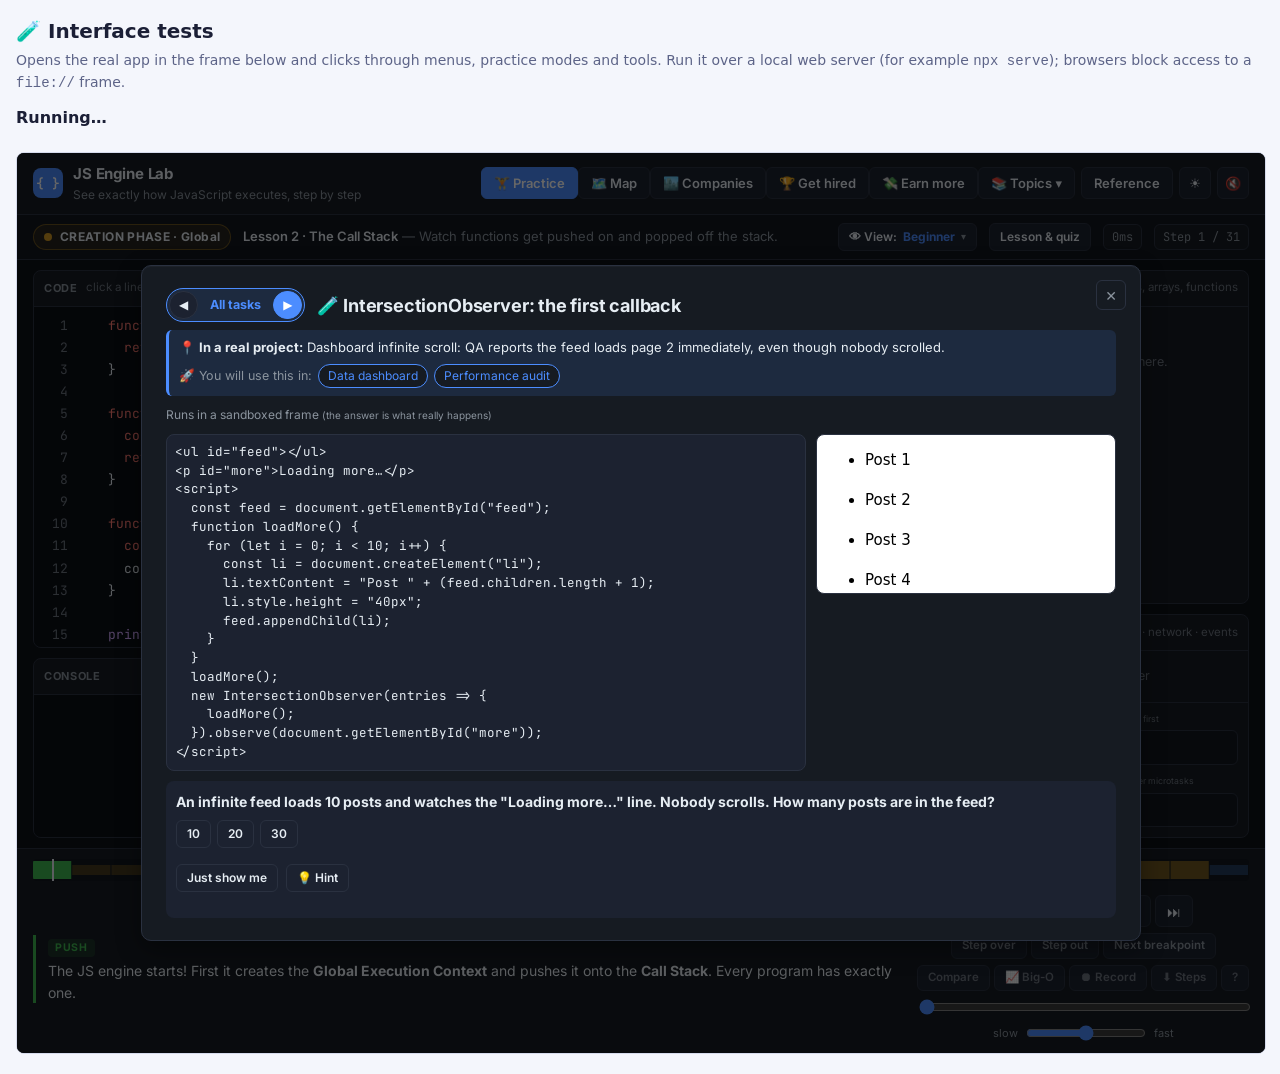
<file: ui-tests.html>
<!DOCTYPE html>
<html lang="en"><head>
  <meta charset="utf-8">
  <meta name="viewport" content="width=device-width, initial-scale=1">
  <title>JS Engine Lab — Interface tests</title>
  <style>
    :root { --bg: #0b0e1f; --panel: #161b36; --line: #2b3264; --text: #e8ebff; --muted: #8e96c8; --ok: #3ee6a8; --bad: #ff5d73; }
    @media (prefers-color-scheme: light) { :root:not([data-theme="dark"]) { --bg: #f4f6fc; --panel: #fff; --line: #d6dbec; --text: #1b1f36; --muted: #5d6488; --ok: #0a8a5b; --bad: #c8243d; } }
    body { margin: 0; background: var(--bg); color: var(--text); font: 14px/1.5 system-ui, sans-serif; padding: 16px; }
    h1 { font-size: 20px; margin: 0 0 4px; } p { color: var(--muted); margin: 0 0 12px; }
    .sum { font-size: 16px; font-weight: 700; margin: 10px 0; }
    .row { font-family: Consolas, monospace; font-size: 12.5px; padding: 2px 0; border-bottom: 1px dashed var(--line); }
    .ok { color: var(--ok); } .bad { color: var(--bad); }
    pre { white-space: pre-wrap; margin: 2px 0 6px 18px; color: var(--muted); font-size: 12px; }
    iframe { width: 1280px; height: 900px; border: 1px solid var(--line); border-radius: 8px; margin-top: 12px; max-width: 100%; }
  </style>
</head>
<body>
  <h1>🧪 Interface tests</h1>
  <p>Opens the real app in the frame below and clicks through menus, practice modes and tools. Run it over a local web server (for example <code>npx serve</code>); browsers block access to a <code>file://</code> frame.</p>
  <div class="sum" id="sum">Running…</div>
  <div id="out"></div>
  <iframe id="app" title="App under test"></iframe>
  <script>
  (async function () {
    'use strict';
    const frame = document.getElementById('app'), out = document.getElementById('out');
    let pass = 0, fail = 0;
    const row = (ok, label, detail) => {
      ok ? pass++ : fail++;
      const d = document.createElement('div');
      d.className = 'row ' + (ok ? 'ok' : 'bad');
      d.textContent = (ok ? '✔ ' : '✘ ') + label;
      out.appendChild(d);
      if (!ok && detail) { const p = document.createElement('pre'); p.textContent = detail; out.appendChild(p); }
    };
    const sleep = ms => new Promise(r => setTimeout(r, ms));
    const load = params => new Promise(resolve => { frame.onload = () => setTimeout(resolve, 900); frame.src = 'index.html?' + params; });
    const D = () => frame.contentDocument;
    const $ = id => D().getElementById(id);
    const q = sel => D().querySelector(sel);
    const click = el => { if (typeof el === 'string') el = $(el) || q(el); el.click(); };
    const key = k => D().dispatchEvent(new KeyboardEvent('keydown', { key: k, bubbles: true }));
    const check = async (label, fn) => {
      try { const r = await fn(); row(r === true || r === undefined, label, r === true || r === undefined ? null : String(r)); }
      catch (e) { row(false, label, e && e.stack || String(e)); }
    };
    const seek = step => { const s = $('scrub'); s.value = step - 1; s.dispatchEvent(new Event('input', { bubbles: true })); };

    // keep the first-visit tour and picker out of the way, but start from a clean slate
    try { frame.contentWindow.localStorage.clear(); } catch (e) { /* not loaded yet */ }

    await load('level=2&theme=dark');
    // IntersectionObserver only reports on rendering frames, and headless Chrome in this test mode stops making
    // frames after a while, so these tasks are checked first, on the freshly loaded page.
    await check('Web lab: the IntersectionObserver tasks give the intended answer (measured on a fresh page)', async () => {
      const w = frame.contentWindow, L = w.WebLab, want = { 'api-io-first': '20', 'api-io-visible': '12' }, bad = [];
      for (const t of w.WEB_TASKS.filter(x => x.needsView)) {
        // headless Chrome sometimes renders no frame for a frame that has finished loading; reloading the task gives it another
        let got = null;
        for (let attempt = 0; attempt < 6 && got !== want[t.id]; attempt++) {
          L.close(); await sleep(50); L.open(t.id);
          for (let i = 0; i < 60 && L.expected() == null; i++) await sleep(100);
          got = L.expected();
        }
        if (got !== want[t.id]) bad.push(`${t.id}: got ${got}, intended ${want[t.id]}`);
      }
      L.close();
      return !bad.length || bad.join('; ');
    });
    await check('app starts and builds a trace',() => /^Step 1 \/ \d+/.test($('stepCount').textContent) || $('stepCount').textContent);
    await check('stepping forward moves to step 2', () => { click('btnNext'); return /^Step 2 \//.test($('stepCount').textContent) || $('stepCount').textContent; });
    await check('timeline click jumps to a later step', () => {
      const cv = $('timeline'), r = cv.getBoundingClientRect();
      cv.dispatchEvent(new MouseEvent('click', { clientX: r.left + r.width * 0.8, clientY: r.top + 5, bubbles: true }));
      const n = +/Step (\d+)/.exec($('stepCount').textContent)[1];
      return n > 10 || $('stepCount').textContent;
    });
    await check('View menu presets: Minimal hides the evaluation box', () => {
      click('btnView');
      if ($('viewMenu').classList.contains('hidden')) return 'menu did not open';
      click(q('[data-preset="minimal"]'));
      return $('viewName').textContent === 'Minimal' || $('viewName').textContent;
    });
    await check('View menu presets: Full detail', () => { click(q('[data-preset="full"]')); return $('viewName').textContent === 'Full detail' || $('viewName').textContent; });
    await check('keyboard shortcut X toggles expression evaluation (Custom view)', () => { click('btnView'); key('x'); return $('viewName').textContent === 'Custom' || $('viewName').textContent; });
    await check('shortcut list opens with ?', () => { key('?'); return !$('keysModal').classList.contains('hidden'); });
    key('Escape');

    await load('interview=bubblesort&theme=dark');
    await check('interview question loads', () => /Bubble sort/.test($('levelTitle').textContent) || $('levelTitle').textContent);
    await check('array view shows bars, pointers and a written cell', () => { seek(22); return (!!q('.arrview.bars .ac.wr') && !!q('.arrview .ap')) || 'no highlighted write / pointer'; });
    await check('evaluation tree is shown for the current line', () => {
      click('btnView'); click(q('[data-preset="beginner"]')); seek(22);
      return (!$('evalbox').classList.contains('hidden') && !!q('.et-tree li')) || 'evaluation box hidden';
    });
    await check('conditions show ✓ true / ✗ false inline', () => !!Array.from(D().querySelectorAll('.inl')).find(x => /^[✓✗]/.test(x.textContent)) || 'no condition badge');

    await load('interview=fibonacci&theme=dark');
    await check('call tree appears for recursion', () => { seek(60); return (!!q('.calltree svg') && !!q('.ct-n.cur')) || 'no call tree'; });

    await load('interview=interleave&theme=dark');
    await check('predict mode: a correct prediction is accepted', () => {
      click('btnLesson');
      $('ivGuess').value = '1\n3\n2\n4';
      click('ivCheck');
      return !!q('.iv-verdict.ok') || ($('ivResult').textContent || 'no verdict');
    });
    await check('predict mode: a wrong prediction shows a line-by-line diff', () => {
      $('ivGuess').value = '1\n2\n3\n4';
      click('ivCheck');
      return (!!q('.iv-verdict.bad') && D().querySelectorAll('.iv-diff tr.bad').length === 2) || 'diff not shown';
    });
    key('Escape');

    await load('interview=debounce&theme=dark');
    await check('write it yourself: starter has empty function bodies', async () => {
      click('btnLesson');
      click('ivWrite');
      await sleep(300);
      const code = frame.contentWindow.document.querySelector('.CodeMirror') ? frame.contentWindow.document.querySelector('.CodeMirror').CodeMirror.getValue() : $('editor').value;
      return (D().body.classList.contains('challenge-mode') && /your code here/.test(code)) || 'not in write-it mode';
    });
    await check('write it yourself: the empty starter fails with a mistake hint', () => {
      click('btnCheck');
      return (!!q('.tres.bad') && !!q('.tres.tips')) || 'no failure / tips';
    });
    await check('write it yourself: the reference solution passes', async () => {
      click('btnSolution');
      click('useSolution');
      await sleep(200);
      click('btnCheck');
      return !!q('.tres.win') || $('taskResults').textContent;
    });

    await load('level=2&theme=dark&interview=list');
    await check('interview menu: search filters the list', async () => {
      await sleep(400);
      const s = $('ivSearch');
      s.value = 'debounce';
      s.dispatchEvent(new Event('input', { bubbles: true }));
      const items = D().querySelectorAll('.iv-item');
      return (items.length >= 1 && items.length < 10) || `got ${items.length} items`;
    });
    await check('mock interview starts and ends with a scorecard', async () => {
      click('ivMock');
      await sleep(600);
      if ($('mockBar').classList.contains('hidden')) return 'mock bar not shown';
      key('Escape');
      click('mbEnd');
      return /Mock interview result/.test($('briefTitle').textContent) || $('briefTitle').textContent;
    });
    key('Escape');

    await load('level=2&theme=dark');
    await check('compare runs both versions', () => {
      click('btnCompare');
      $('cmpB').value = $('cmpA').value.replace('printSquare(4)', 'printSquare(5)');
      click('cmpRun');
      return (!!q('#cmpOut .cmp-table tr.diff')) || $('cmpOut').textContent;
    });
    key('Escape');
    await check('Big-O lab measures a preset (linear search → O(n))', () => {
      click('btnLab');
      click('labRun');
      return /O\(n\)/.test($('labTable').textContent) || $('labTable').textContent || $('labNote').textContent;
    });
    key('Escape');
    await check('export progress creates a download', () => {
      const w = frame.contentWindow;
      let made = false;
      const orig = w.URL.createObjectURL;
      w.URL.createObjectURL = () => { made = true; return 'blob:test'; };
      click('btnProgress');
      click('btnExport');
      w.URL.createObjectURL = orig;
      return made || 'no file was created';
    });
    key('Escape');

    await load('level=2&theme=dark');
    await check('practice: one header button, a list of every hands-on task (no theory), opening straight into the task', async () => {
      const w = frame.contentWindow, P = w.JSPractice;
      if (!$('btnPractice')) return 'no Practice button';
      const hiddenMenus = ['btnInterview', 'btnLevels', 'btnChallenges', 'btnProgress'].every(id => getComputedStyle($(id)).display === 'none');
      const list = P.list();
      const codeQs = w.JS_INTERVIEW.filter(x => x.kind !== 'theory').length;
      const all = list.length === codeQs + w.JS_CHALLENGES.length + (w.CSS_TASKS || []).length + (w.WEB_TASKS || []).length + (w.TS_TASKS || []).length + (w.TEST_TASKS || []).length + (w.PROJECTS || []).length && !list.some(t => w.JS_INTERVIEW.find(x => x.id === t.id && x.kind === 'theory'));
      click('btnPractice');
      await sleep(200);
      const items = D().querySelectorAll('#practiceList .pl-item').length;
      const k = list.findIndex(t => t.kind === 'predict');
      click(D().querySelectorAll('#practiceList .pl-item')[k]);
      await sleep(900);
      const predictBox = !!$('ivGuess') && !$('briefModal').classList.contains('hidden');
      const pillOk = !!$('practicePill') && new RegExp('Task ' + (k + 1) + ' /').test($('practicePill').textContent);
      key('Escape'); click(q('#briefModal [data-close]') || q('#briefModal .close'));
      return (hiddenMenus && all && items === list.length && predictBox && pillOk) || `menus hidden ${hiddenMenus}, all ${all} (${list.length}), items ${items}, predict box ${predictBox}, pill ${pillOk}`;
    });
    await check('practice: ▶ goes to the next task; a challenge opens in the editor; "need a hint?" opens the lesson', async () => {
      const w = frame.contentWindow, P = w.JSPractice, list = P.list();
      const c = list.findIndex(t => t.kind === 'build');
      P.open(c);
      await sleep(900);
      const inChallenge = D().body.classList.contains('challenge-mode') && w.JSLabAPI.currentKey() === list[c].key;
      click('ppNext');
      await sleep(900);
      const moved = w.JSLabAPI.currentKey() === list[c + 1].key;
      w.JSLabAPI.closeModals();
      const hint = $('ppHint');
      if (hint) click(hint);
      await sleep(200);
      const lessonOpen = !hint || !$('briefModal').classList.contains('hidden');
      key('Escape');
      return (inChallenge && moved && lessonOpen) || `challenge ${inChallenge}, next ${moved}, hint lesson ${lessonOpen}`;
    });

    await check('practice: an under-the-hood write-it task opens with empty bodies; a memory task switches the garbage view on', async () => {
      const w = frame.contentWindow, P = w.JSPractice, list = P.list();
      const ws = list.findIndex(t => t.id === 'w-marksweep');
      if (ws < 0 || list[ws].kind !== 'write') return 'w-marksweep is not a write task';
      P.open(ws);
      await sleep(900);
      const code = D().querySelector('.CodeMirror') ? D().querySelector('.CodeMirror').CodeMirror.getValue() : $('editor').value;
      const blank = /function markAndSweep\(heap, roots\) \{\s*\/\/[^\n]*\n\s*\}/.test(code) || !/marked\.add/.test(code);
      w.localStorage.setItem('jsl.gcView', 'false');
      const gc = list.findIndex(t => t.id === 'gc-reachable');
      P.open(gc);
      await sleep(900);
      const on = w.document.querySelector('#viewOpts [data-view="gcView"]');
      const gcOn = on ? on.checked : null;
      w.JSLabAPI.closeModals();
      return (blank && gcOn) || `starter blank ${blank}, garbage view on ${gcOn}`;
    });

    await check('CSS lab: every task\'s measured answer matches its explanation (real browser layout)', async () => {
      const w = frame.contentWindow, L = w.CSSLab;
      const want = {
        'css-specificity': 'rgb(255, 0, 0)', 'css-order': 'rgb(255, 255, 0)', 'css-important': 'rgb(0, 128, 0)', 'css-descendant': 'rgb(255, 165, 0)',
        'css-inherit': 0, 'css-em': 45, 'css-rem': 24, 'css-contentbox': 124, 'css-borderbox': 100, 'css-collapse': 30, 'css-percent-padding': 30,
        'css-inline-width': 'no, only as wide as its text', 'css-absolute': 30, 'css-zindex-static': 'B', 'css-stacking-context': 'the header',
        'css-flex-grow': 250, 'css-flex-shrink': 225, 'css-justify': 150, 'css-stretch': 100, 'css-grid-fr': 200, 'css-grid-span': 210, 'css-autofill': 3,
        'css-media': 'rgb(255, 0, 0)', 'css-vw': 200, 'html-tab': 3, 'html-label': 'the email input',
        'css-container': 'only the main-column card', 'css-has': 'rgb(255, 0, 0)', 'css-layer': 'rgb(255, 0, 0)', 'css-clamp': 20, 'css-transform': 0,
        'a11y-dialog': 'the Cancel button', 'a11y-aria-hidden': 'yes', 'a11y-inert': 'no',
        'css-logical': 'right',
      };
      const bad = [];
      for (const t of w.CSS_TASKS) {
        L.open(t.id);
        await sleep(400);
        const got = L.expected(), exp = want[t.id];
        const ok = typeof exp === 'number' ? Math.abs(got - exp) <= 1 : got === exp;
        if (!ok) bad.push(`${t.id}: browser ${got}, explanation ${exp}`);
      }
      // a check, the cascade table and the box model
      L.open('css-specificity'); await sleep(400);
      L.check('red'); await sleep(100);
      const right = !!q('#csResult .iv-verdict.ok') && D().querySelectorAll('#csWhy .cl-cascade tr').length === 4 && /#intro/.test(q('#csWhy .cl-cascade tr.win').textContent);
      L.open('css-contentbox'); await sleep(400);
      L.check('100'); await sleep(100);
      const wrong = !!q('#csResult .iv-verdict.bad') && !!q('#csWhy .bm-c');
      L.close();
      const inList = w.JSPractice.list().filter(x => x.kind === 'css').length === w.CSS_TASKS.length;
      return (!bad.length && right && wrong && inList) || `${bad.join('; ')} | right ${right}, wrong+box ${wrong}, in list ${inList}`;
    });

    await check('Web lab: every network / security / performance task gives the intended answer (XSS, CSP and layout shift really run)', async () => {
      const w = frame.contentWindow, L = w.WebLab;
      const want = {
        'net-cors-public': 'read', 'net-cors-missing': 'blocked', 'net-cors-json': 'preflight', 'net-cors-credentials': 'blocked', 'net-cors-port': 'blocked',
        'net-cache-fresh': 'cache', 'net-cache-nocache': '304', 'net-cache-stale': 'download', 'net-cache-hashed': 'cache',
        'sec-cookie-httponly': 'no', 'sec-csrf-lax': 'no', 'sec-lax-link': 'yes', 'sec-samesite-none': 'yes', 'sec-cookie-path': 'no',
        'sec-xss-img': 'runs', 'sec-xss-text': 'safe', 'sec-csp': 'safe',
        'perf-script-order': 'a.js, d.js, c.js, b.js', 'perf-css-blocks': 'yes', 'perf-cls': 'jumps', 'perf-cls-fixed': 'stays',
        'git-ff': 'C → B → A', 'git-merge': 'Merge feature → C → B → A', 'git-rebase': "B' → C → A", 'git-reset': 'B → A', 'git-revert': 'Revert C → C → B → A',
        'git-detached': 'no', 'git-cherry': "Fix' → C → A", 'npm-caret': 'yes', 'npm-major': 'no', 'npm-tilde': 'no', 'npm-zero': 'no',
        'render-csr-seo': 'no', 'render-ssr-seo': 'yes', 'render-csr-first': '770ms', 'render-ssr-click': 'no', 'render-ssg-price': 'old', 'render-isr-price': 'old', 'render-hydration': 'mismatch',
        'render-pick-docs': 'ssg', 'render-pick-dashboard': 'csr', 'render-pick-shop': 'isr', 'sw-cache-first': 'v1', 'sw-network-first': 'v2', 'sw-swr': 'v2', 'sw-offline-nocache': 'error',
        'api-io-first': '20', 'api-io-visible': '12', 'api-storage-string': 'object', 'api-storage-event': 'no', 'api-history': 'no',
        'auth-jwt-read': 'yes', 'auth-token-xss': 'yes', 'auth-refresh': '3', 'auth-refresh-race': '6', 'auth-oauth': 'a', 'intl-price': 'de', 'intl-date': '04/03/2026', 'intl-timezone': 'Jan 4',
        'live-poll': '15.1s', 'live-ws': '12.1s', 'live-reconnect': 'lost', 'live-pick': 'sse',
        'ex-mul': '7', 'ex-pow': '512', 'ex-minus-str': '"31"', 'ex-compare-chain': 'false', 'ex-or-chain': 'null', 'ex-nullish': '0', 'ex-and-or': '"big"', 'ex-optional': 'undefined', 'ex-plus-obj': '"[object Object]"', 'ex-typeof': '"string"', 'ex-mix-error': 'SyntaxError', 'ex-neg-pow': 'SyntaxError',
        'tp-add-month': '2026-02-28', 'tp-immutable': '2026-05-10', 'tp-month': '3', 'tp-until': 'P59D', 'tp-dst': '2026-03-08T03:30:00-04:00[America/New_York]', 'tp-invalid': 'RangeError', 'tp-equals': 'false, true', 'tp-sort': '2026-02-15, 2026-09-30, 2026-12-01',
        'ns-pull': '3', 'ns-transform': '2 chunks: HELLO STREAM', 'ns-uuid': '36 chars, version 4', 'ns-sha': '64 hex chars, starts ba7816bf',
      };
      const bad = [];
      for (const t of w.WEB_TASKS) {
        if (t.needsView) continue; // observer tasks: checked on a fresh page in the next test
        L.open(t.id);
        await sleep(t.kind === 'measure' ? 900 : 50);
        const got = L.expected();
        const exp = ['db', 'deploy', 'team', 'corp', 'term', 'ivs', 'roles', 'aiwork', 'tax', 'oss', 'nodex', 'earn', 'freelance', 'design', 'current', 'health', 'business'].includes(t.solver) ? t.scenario.a : want[t.id];
        if (got !== exp) bad.push(`${t.id}: got ${got}, intended ${exp}`);
        if (!t.choices.includes(got)) bad.push(`${t.id}: answer ${got} is not one of the choices`);
      }
      L.open('net-cors-json'); await sleep(50);
      click(q('#webLab [data-wbchoice="read"]')); await sleep(50);
      const steps = D().querySelectorAll('#wbWhy .wl-steps li').length >= 4 && !!q('#wbResult .iv-verdict.bad');
      L.open('perf-script-order'); await sleep(50);
      L.check('a.js, d.js, c.js, b.js'); await sleep(50);
      const fall = D().querySelectorAll('#wbWhy .wl-row').length >= 5 && !!q('#wbResult .iv-verdict.ok');
      L.close();
      const inList = w.JSPractice.list().filter(x => x.kind === 'web').length === w.WEB_TASKS.length;
      return (!bad.length && steps && fall && inList) || `${bad.join('; ')} | steps ${steps}, waterfall ${fall}, in list ${inList}`;
    });

    await check('Test lab: every model answer passes on the correct code and catches every bug; every starter misses at least one', async () => {
      const w = frame.contentWindow, L = w.TestLab, bad = [];
      for (const t of w.TEST_TASKS) {
        const good = await L.runAll(t, t.solution);
        if (good.correct.error || !good.correct.results.length || good.correct.results.some(x => !x.pass)) bad.push(`${t.id}: model answer fails on the correct code (${good.correct.error || (good.correct.results.find(x => !x.pass) || {}).msg})`);
        good.bugs.forEach((b, i) => { if (b.error) bad.push(`${t.id} bug ${i + 1}: ${b.error}`); else if (!b.caught) bad.push(`${t.id}: model answer misses bug ${i + 1}`); });
        const start = await L.runAll(t, t.starter);
        if (start.correct.results.some(x => !x.pass)) bad.push(`${t.id}: starter fails on the correct code`);
        if (start.bugs.every(b => b.caught)) bad.push(`${t.id}: starter already catches every bug`);
      }
      L.open('t-sumeven'); await sleep(100);
      L.setTests(w.TEST_TASKS[0].solution); click('tlRun'); await sleep(1500);
      const shown = !!q('#tlResult .iv-verdict.ok') && !!q('#tlResult .tl-matrix');
      L.close();
      const inList = w.JSPractice.list().filter(x => x.kind === 'test').length === w.TEST_TASKS.length;
      return (!bad.length && shown && inList) || `${bad.join('; ')} | result shown ${shown}, in list ${inList}`;
    });

    await check('🖥️ Code → Pixels: every stage draws; DOM, render tree, layout and layers are right; a JS change re-runs the right stages', async () => {
      const w = frame.contentWindow, X = w.PixelsLab, bad = [];
      click('btnPixels'); await sleep(900);
      if ($('pixelsLab').classList.contains('hidden')) return 'the tab did not open';
      const M = X.model(), L = X.live();
      if (!L) return 'the page was not measured';
      if (M.tokens.length < 20 || M.reveal[M.reveal.length - 1] !== M.nodes.length) bad.push(`tokens ${M.tokens.length}, revealed ${M.reveal[M.reveal.length - 1]} of ${M.nodes.length} DOM nodes`);
      if (X.stages().length !== 9 || X.stages().some(s => s.key === 'react')) bad.push('a plain page should have 9 steps without React');
      for (let i = 0; i < X.stages().length; i++) { X.go(i); await sleep(60); if (!q('#pxBody').innerHTML.trim()) bad.push('stage ' + (i + 1) + ' is empty'); }
      X.go(3); await sleep(60);
      const render = q('#pxBody').textContent;
      if (!/p\.hidden.*display: none/.test(render) || !/::before "\$"/.test(render)) bad.push('render tree misses display:none or ::before');
      X.go(4); await sleep(60);
      if (D().querySelectorAll('#pxOverlay .px-b').length < 6) bad.push('layout draws ' + D().querySelectorAll('#pxOverlay .px-b').length + ' boxes');
      X.go(5); await sleep(60);
      if (D().querySelectorAll('#pxOverlay .px-p').length < 5) bad.push('paint draws too little');
      // a click in the page: width change → layout
      X.go(8); await sleep(60);
      X.frame().contentDocument.getElementById('buy').click(); await sleep(400);
      if (!X.log()[0] || X.log()[0].kind !== 'layout' || !/width/.test(q('#pxBody').textContent)) bad.push('card click: ' + (X.log()[0] && X.log()[0].kind));
      // the three kinds of change
      X.open('changes'); await sleep(900); X.go(8); await sleep(60);
      const kinds = {};
      for (const id of ['color', 'size', 'move']) { X.frame().contentDocument.getElementById(id).click(); await sleep(400); kinds[id] = X.log()[0] && X.log()[0].kind + '/' + X.log()[0].moved; }
      if (kinds.color !== 'paint/0' || !/^layout\/[1-9]/.test(kinds.size) || kinds.move !== 'composite/0') bad.push('kinds ' + JSON.stringify(kinds));
      if (!q('.px-f.on.composite') || q('.px-f.on.layout')) bad.push('frame bar for transform');
      // layers and the script example
      X.open('layers'); await sleep(900);
      const names = X.live().layers.map(l => l.name).join(' | ');
      if (!/header/.test(names) || !/badge/.test(names) || !/spinner/.test(names) || /tip/.test(names)) bad.push('layers: ' + names);
      X.open('script'); await sleep(900);
      if (!/saw 1 paragraph/.test(X.frame().contentDocument.body.textContent)) bad.push('the inline script did not see only the paragraph above it');
      X.go(1); await sleep(60);
      if (!/parser <b>stops<\/b>|parser stops/.test(q('#pxBody').innerHTML)) bad.push('no parser-pause note');
      // layout thrashing: the read/write loop forces layout on (almost) every read; the batched version never does
      X.open('thrash'); await sleep(900); X.go(8); await sleep(60);
      X.frame().contentDocument.getElementById('bad').click(); await sleep(500);
      const badRun = X.log()[0];
      X.frame().contentDocument.getElementById('good').click(); await sleep(500);
      const goodRun = X.log()[0];
      if (!badRun || badRun.forced < 290 || !goodRun || goodRun.forced !== 0 || goodRun.reads < 300 || !q('.px-verdict.ok')) bad.push(`thrash: bad forced ${badRun && badRun.forced}, good forced ${goodRun && goodRun.forced} reads ${goodRun && goodRun.reads}`);
      X.go(8); await sleep(30);
      X.frame().contentDocument.getElementById('bad').click(); await sleep(500);
      if (!q('.px-f.on.forced') || !q('.px-verdict.thrash')) bad.push('no thrashing warning shown');
      // React: an extra step, the element tree, and setState → the smallest DOM change
      X.open('react'); await sleep(900);
      const keys = X.stages().map(s => s.key).join();
      if (X.stages().length !== 10 || !/dom,react,css/.test(keys)) bad.push('react steps: ' + keys);
      X.go(2); await sleep(60);
      if (!/createElement/.test(q('#pxBody').textContent) || !/create the whole tree: 4 elements/.test(q('#pxBody').textContent) || !/type: "button", onClick: ƒ/.test(q('#pxBody').textContent)) bad.push('react step content');
      X.go(9); await sleep(60);
      const add = () => X.frame().contentDocument.querySelector('button');
      add().click(); await sleep(400);
      const r1 = X.log()[0];
      if (!r1 || !r1.react || r1.react.renders.join() !== 'App' || r1.react.ops.join() !== 'set text "1"' || !q('.px-f.on.react')) bad.push('react update 1: ' + JSON.stringify(r1 && r1.react));
      add().click(); await sleep(400); add().click(); await sleep(400);
      const r3 = X.log()[0];
      if (!r3 || !r3.react || !r3.react.ops.some(o => /set class="warn" on <p>/.test(o)) || !r3.changes.some(c => c.prop === 'color')) bad.push('react update 3: ' + JSON.stringify(r3 && r3.react));
      X.close();
      return !bad.length || bad.join('; ');
    });

    await check('📊 Performance: Lighthouse scoring math, the p75 real-user model, and the tab measures and compares runs', async () => {
      const w = frame.contentWindow, P = w.PerfLab, bad = [];
      const M = k => P.metrics.find(m => m.key === k);
      // the curve: p10 scores 90, the median scores 50, much worse scores near 0
      if (Math.round(P.curve(M('lcp'), 2500) * 100) !== 90 || Math.round(P.curve(M('lcp'), 4000) * 100) !== 50 || P.curve(M('tbt'), 3000) > 0.05) bad.push('curve');
      const atP10 = P.score({ fcp: 1800, si: 3387, lcp: 2500, tbt: 200, cls: 0.1 }).total;
      const fast = P.score({ fcp: 800, si: 1200, lcp: 1200, tbt: 0, cls: 0 }).total;
      const slowTbt = P.score({ fcp: 800, si: 1200, lcp: 1200, tbt: 600, cls: 0 }).total; // TBT at its median: 30% weight × 0.5
      if (atP10 !== 90 || fast < 98 || slowTbt !== 85) bad.push(`scores ${atP10} / ${fast} / ${slowTbt}`);
      // phone mode: CPU ×4 for long tasks and rendering, network ×3 plus set-up for downloads
      const rawBad = { fcp: 100, lcp: 1500, lcpEl: 'img#hero', imgDelay: 1400, cls: 0.3, long: [350], inp: 250 };
      const rawFixed = { fcp: 100, lcp: 350, lcpEl: 'img#hero', imgDelay: 250, cls: 0, long: [], inp: 30 };
      const pb = P.values(rawBad, 'phone'), cb = P.values(rawBad, 'computer'), pf = P.values(rawFixed, 'phone');
      if (pb.fcp !== 1000 || pb.lcp !== 5200 || pb.tbt !== 1350 || cb.tbt !== 300 || pb.inp !== 1000 || pf.lcp !== 1750 || pf.tbt !== 0) bad.push('phone estimate ' + JSON.stringify(pb) + JSON.stringify(pf));
      const sPhone = P.score(pb).total, sDesk = P.score(cb).total, sFixed = P.score(pf).total;
      if (!(sDesk - sPhone > 20) || sFixed < 90) bad.push(`phone ${sPhone} / desktop ${sDesk} / fixed on phone ${sFixed}`);
      const good = P.field({ lcp: 400, inp: 40, cls: 0 }, 7), poor = P.field({ lcp: 1550, inp: 280, cls: 0.4 }, 7);
      if (!good.every(f => f.p75 <= f.c.good) || poor.every(f => f.p75 <= f.c.good) || Math.abs(good[0].good + good[0].ni + good[0].poor - 100) > 0.01) bad.push('field model');
      click('btnPerf'); await sleep(200);
      if ($('perfLab').classList.contains('hidden')) return 'the tab did not open';
      for (let i = 0; i < 60 && !(P.run() && P.run().done); i++) await sleep(100);
      if (!P.run() || !P.run().done) return 'the measurement never finished';
      if (!/CLS/.test(q('#pfBody').textContent) || !/TBT/.test(q('#pfBody').textContent)) bad.push('measure view');
      P.go(1); await sleep(50);
      if (D().querySelectorAll('#pfBody .pf-curve').length !== 5 || !q('#pfBody .pf-ring')) bad.push('score view');
      const shown = el => w.getComputedStyle(el).display !== 'none';
      if (!$('perfLab').classList.contains('is-brief') || shown(q('#pfBody .pf-curve').closest('td'))) bad.push('the score should be brief by default');
      click('pfDetail'); await sleep(50);
      if (!shown(q('#pfBody .pf-curve').closest('td'))) bad.push('details do not show the curves');
      click('pfDetail'); await sleep(50);
      P.go(2); await sleep(50);
      if (D().querySelectorAll('#pfBody .pf-hist').length !== 3 || !/Core Web Vitals/.test(q('#pfBody').textContent)) bad.push('field view');
      P.setFix('sized', true); P.setFix('smallImg', true);
      for (let i = 0; i < 60 && !(P.run() && P.run().done); i++) await sleep(100);
      P.go(3); await sleep(50);
      if (P.runs().length < 2 || D().querySelectorAll('#pfBody .pf-table tbody tr').length < 2 || !/Optimised hero image/.test(q('#pfBody').textContent)) bad.push('fix runs ' + P.runs().length);
      P.go(4); await sleep(50);
      if (!/web-vitals/.test(q('#pfBody').textContent) || !/minScore/.test(q('#pfBody').textContent)) bad.push('track view');
      P.close();
      return !bad.length || bad.join('; ');
    });

    await check('🗄️ Databases: the types, the "which one?" answers, the app diagram, and the Map link', async () => {
      const w = frame.contentWindow, L = w.DatabaseLab, bad = [];
      click('btnDb'); await sleep(150);
      if ($('dbLab').classList.contains('hidden')) return 'the tab did not open';
      if (D().querySelectorAll('#dbBody .db-card').length !== 10) bad.push('types ' + D().querySelectorAll('#dbBody .db-card').length);
      const seen = el => w.getComputedStyle(el).display !== 'none';
      if (seen(q('#dbBody .db-card pre'))) bad.push('types should be brief by default');
      click('dbDetail'); await sleep(50);
      if (!seen(q('#dbBody .db-card pre'))) bad.push('details do not show the data examples');
      click('dbDetail'); await sleep(50);
      if (!L.questions.every(x => L.types.some(t => t.id === x.a))) bad.push('an answer is not a type');
      const inList = w.JSPractice.list().filter(x => x.topic === 'Databases');
      if (inList.length !== 11 || inList.some(x => x.icon !== '🗄️')) bad.push('practice list has ' + inList.length + ' database tasks');
      L.goKey('quiz'); await sleep(50);
      click(q('[data-dbq="0"][data-dba="document"]')); await sleep(50);
      click(q('[data-dbq="1"][data-dba="search"]')); await sleep(50);
      if (!q('.db-q.no') || !q('.db-q.ok') || !/Best fit: Relational/.test(q('.db-q.no').textContent)) bad.push('quiz feedback');
      L.goKey('app'); await sleep(50);
      if (D().querySelectorAll('#dbBody .db-box').length < 7 || D().querySelectorAll('#dbBody .db-flow li').length !== 5) bad.push('app diagram');
      L.close();
      click('btnMap'); await sleep(150);
      click(q('#frontendMap [data-fmdb]')); await sleep(150);
      if ($('dbLab').classList.contains('hidden') || !$('frontendMap').classList.contains('hidden')) bad.push('map link');
      L.close();
      return !bad.length || bad.join('; ');
    });

    await check('top bar: the 📚 Topics menu opens, lists the five tabs, opens one and closes', async () => {
      const w = frame.contentWindow, menu = $('topicsMenu');
      click('btnTopics'); await sleep(50);
      const opened = !menu.classList.contains('hidden') && D().querySelectorAll('#topicsMenu .tp-item').length === 19;
      click('btnDb'); await sleep(150);
      const ok = opened && menu.classList.contains('hidden') && !$('dbLab').classList.contains('hidden');
      w.DatabaseLab.close();
      click('btnTopics'); await sleep(30); click(D().body); await sleep(30);
      const closesOutside = menu.classList.contains('hidden');
      const oneLine = $('btnPractice').getBoundingClientRect().top === $('btnTopics').getBoundingClientRect().top;
      return (ok && closesOutside && oneLine) || `opened ${opened}, opens a tab ${ok}, closes on outside click ${closesOutside}, one line ${oneLine}`;
    });

    await check('practice list: the quick-access bar opens every main tab and jumps to a topic', async () => {
      const w = frame.contentWindow, bad = [];
      const openList = async () => { click('btnPractice'); await sleep(200); };
      for (const [k, id] of [['map', 'frontendMap'], ['pixels', 'pixelsLab'], ['perf', 'perfLab'], ['db', 'dbLab'], ['deploy', 'dpLab'], ['process', 'prLab'], ['devtools', 'dvLab'], ['interview', 'ipLab'], ['corporate', 'coLab'], ['terminal', 'tgLab'], ['roles', 'rpLab'], ['expr', 'exLab'], ['ai', 'aiLab'], ['tax', 'txLab'], ['oss', 'osLab'], ['earn', 'emLab'], ['freelance', 'flLab'], ['design', 'dsLab'], ['current', 'scLab'], ['health', 'hcLab'], ['business', 'bzLab']]) {
        await openList();
        click(q(`#practiceList [data-plopen="${k}"]`)); await sleep(300);
        if (!$(id) || $(id).classList.contains('hidden') || !$('practiceList').classList.contains('hidden')) bad.push(k);
        if ($(id)) $(id).classList.add('hidden');
      }
      w.PixelsLab.close(); w.PerfLab.close(); w.DatabaseLab.close(); w.DeployLab.close(); w.ProcessLab.close(); w.DevtoolsLab.close(); w.InterviewPrep.close(); w.CorporateLab.close(); w.TerminalLab.close(); w.RolesPayLab.close(); w.ExpressionTree.close(); w.AiWorkLab.close(); w.TaxLab.close(); w.OssLab.close(); w.EarnLab.close(); w.FreelanceLab.close(); w.DesignLab.close(); w.CurrentLab.close(); w.HealthLab.close(); w.BusinessLab.close();
      await openList();
      click(q('#practiceList [data-plopen="projects"]')); await sleep(200);
      const card = q('#practiceList .modal-card'), head = [...D().querySelectorAll('#practiceList .pl-group')].find(h => h.textContent === 'Real projects');
      const near = h => Math.abs(h.getBoundingClientRect().top - card.getBoundingClientRect().top) < 140;
      if (!head || !near(head)) bad.push('projects jump');
      const sel = q('#practiceList .pl-jump');
      sel.value = 'Databases'; sel.dispatchEvent(new w.Event('change', { bubbles: true })); await sleep(200);
      const dbHead = [...D().querySelectorAll('#practiceList .pl-group')].find(h => h.textContent === 'Databases');
      if (!dbHead || !near(dbHead)) bad.push('topic jump');
      $('practiceList').classList.add('hidden');
      return !bad.length || bad.join('; ');
    });

    await check('🚢 Deployment: the ways, the pipeline, the must-haves, the questions, and the practice tasks', async () => {
      const w = frame.contentWindow, L = w.DeployLab, bad = [];
      click('btnDeploy'); await sleep(150);
      if ($('dpLab').classList.contains('hidden')) return 'the tab did not open';
      if (D().querySelectorAll('#dpBody .db-card').length !== 5) bad.push('ways');
      if (D().querySelector('#dpBody pre') || !/a CDN serves them/.test(q('#dpBody').textContent)) bad.push('ways should be brief by default');
      L.goKey('push'); await sleep(50);
      if (D().querySelectorAll('#dpBody .dp-chain span').length !== 7 || /npm ci/.test(q('#dpBody').textContent)) bad.push('brief pipeline');
      click('dpDetail'); await sleep(50);
      if (D().querySelectorAll('#dpBody .dp-pipe li').length !== 7 || !/npm ci/.test(q('#dpBody').textContent)) bad.push('detailed pipeline');
      L.goKey('must'); await sleep(50);
      if (D().querySelectorAll('#dpBody .db-card').length !== 6 || !/index\.html\s+200/.test(q('#dpBody').textContent)) bad.push('detailed must-haves');
      click('dpDetail'); await sleep(50);
      if (/index\.html\s+200/.test(q('#dpBody').textContent) || !/never cache index\.html/.test(q('#dpBody').textContent)) bad.push('brief must-haves');
      L.goKey('quiz'); await sleep(50);
      if (!L.questions.every(x => x.choices.some(c => c[0] === x.a))) bad.push('an answer is not among its choices');
      click(q('[data-dpq="4"][data-dpa="cdn"]')); await sleep(50);
      if (!q('.db-q.no') || !/SPA fallback/.test(q('.db-q.no').textContent)) bad.push('quiz feedback');
      const inList = w.JSPractice.list().filter(x => x.topic === 'Deployment');
      if (inList.length !== 10 || inList.some(x => x.icon !== '🚢')) bad.push('practice list has ' + inList.length + ' deployment tasks');
      L.close();
      click('btnMap'); await sleep(150);
      click(q('#frontendMap [data-fmdeploy]')); await sleep(150);
      if ($('dpLab').classList.contains('hidden')) bad.push('map link');
      L.close();
      return !bad.length || bad.join('; ');
    });

    await check('deeper Deployment (walkthroughs, AWS, releases) and Databases (SQL, schema, React → DB, production, cloud)', async () => {
      const w = frame.contentWindow, bad = [], DL = w.DeployLab, DB = w.DatabaseLab, txt = id => q(id).textContent;
      // deployment
      DL.open(); await sleep(100);
      DL.goKey('walk'); await sleep(50);
      for (const wk of DL.walks) {
        DL.walk(wk.id); await sleep(30);
        if (D().querySelectorAll('#dpBody .dp-steps li').length !== wk.steps.length || D().querySelector('#dpBody .dp-steps pre')) bad.push('brief walk ' + wk.id);
      }
      DL.walk('aws'); click('dpDetail'); await sleep(50);
      if (!/us-east-1/.test(txt('#dpBody')) || !/create-invalidation/.test(txt('#dpBody')) || !/role-to-assume/.test(txt('#dpBody'))) bad.push('AWS walkthrough commands');
      click('dpDetail'); await sleep(30);
      DL.goKey('aws'); await sleep(50);
      if (D().querySelectorAll('#dpBody .dp-aws li').length < 20 || !/Cloud Run/.test(txt('#dpBody')) || !/Cosmos DB/.test(txt('#dpBody'))) bad.push('AWS map');
      DL.goKey('release'); await sleep(50);
      if (D().querySelectorAll('#dpBody .db-card').length !== 9 || !/Canary/.test(txt('#dpBody'))) bad.push('release');
      if (w.JSPractice.list().filter(x => x.topic === 'Cloud (AWS)').length !== 6) bad.push('AWS practice tasks');
      DL.close();
      // databases
      DB.open(); await sleep(100);
      DB.goKey('sql'); await sleep(50);
      const group = DB.sql.find(x => /GROUP BY/.test(x.t)).run(), left = DB.sql.find(x => /LEFT JOIN/.test(x.t)).run();
      if (JSON.stringify(group) !== JSON.stringify([{ name: 'Bob', orders: 1, spent: 12000 }, { name: 'Ada', orders: 2, spent: 11450 }, { name: 'Cleo', orders: 1, spent: 4200 }])) bad.push('GROUP BY result ' + JSON.stringify(group));
      if (!left.some(r => r.name === 'Dan' && r.orders === 0)) bad.push('LEFT JOIN result');
      if (D().querySelectorAll('#dpBody, #dbBody .db-sql').length < 8) bad.push('sql examples');
      DB.goKey('schema'); await sleep(50);
      if (D().querySelectorAll('#dbBody .db-table').length !== 6 || /CREATE TABLE/.test(txt('#dbBody'))) bad.push('schema brief');
      click('dbDetail'); await sleep(50);
      if (!/REFERENCES users\(id\)/.test(txt('#dbBody'))) bad.push('schema SQL in details');
      DB.goKey('path'); await sleep(50);
      if (!/\$1/.test(txt('#dbBody')) || !/include: \{ user: true \}/.test(txt('#dbBody'))) bad.push('React → DB code');
      click('dbDetail'); await sleep(50);
      DB.goKey('ops'); await sleep(50);
      if (D().querySelectorAll('#dbBody .db-card').length !== 9) bad.push('ops');
      DB.goKey('cloud'); await sleep(50);
      if (D().querySelectorAll('#dbBody .db-cloud tbody tr').length !== 10 || !/Aurora/.test(txt('#dbBody'))) bad.push('cloud table');
      DB.close();
      return !bad.length || bad.join('; ');
    });

    await check('🏢 How teams work: every phase, the rhythm, the feature story, the situations, and the practice tasks', async () => {
      const w = frame.contentWindow, L = w.ProcessLab, bad = [], txt = () => q('#prBody').textContent;
      click('btnProcess'); await sleep(150);
      if ($('prLab').classList.contains('hidden')) return 'the tab did not open';
      if (D().querySelectorAll('#prBody .dp-chain span').length !== L.phases.length || !/Product manager/.test(txt())) bad.push('overview');
      click(q('#prBody [data-prgo="6"]')); await sleep(50);
      if (!/Pull request and code review/.test($('prTitle').textContent)) bad.push('clicking a phase');
      for (const p of L.phases) {
        L.goKey(p.key); await sleep(20);
        if (!q('#prBody .pr-you') || q('#prBody pre')) bad.push('brief ' + p.key);
      }
      L.goKey('review'); click('prDetail'); await sleep(50);
      if (!/How to test:/.test(txt()) || !q('#prBody pre')) bad.push('PR example in details');
      L.goKey('after'); await sleep(30);
      if (!/No blame/.test(txt())) bad.push('postmortem example');
      click('prDetail'); await sleep(30);
      L.goKey('story'); await sleep(30);
      if (D().querySelectorAll('#prBody .pr-story li').length !== 9) bad.push('story');
      L.goKey('quiz'); await sleep(30);
      click(q('[data-prq="2"][data-pra="merge"]')); await sleep(30);
      if (!q('.db-q.no') || !/Split it into smaller PRs/.test(q('.db-q.no').textContent)) bad.push('quiz');
      if (!L.situations.every(x => x.choices.some(c => c[0] === x.a))) bad.push('an answer is not a choice');
      const inList = w.JSPractice.list().filter(x => x.topic === 'Working in a team');
      if (inList.length !== 10 || inList.some(x => x.icon !== '🏢')) bad.push('practice tasks ' + inList.length);
      L.close();
      return !bad.length || bad.join('; ');
    });

    await check('🎯 Interview prep, 🧰 DevTools & debugging, and "While building" in every project brief', async () => {
      const w = frame.contentWindow, bad = [], IP = w.InterviewPrep, DV = w.DevtoolsLab, groups = w.JSPractice.groups();
      // interview prep
      click('btnInterviewPrep'); await sleep(100);
      if ($('ipLab').classList.contains('hidden')) return 'interview prep did not open';
      if (D().querySelectorAll('#ipBody .db-card').length !== 7) bad.push('rounds');
      const missing = IP.qa.filter(x => x[4] && !groups.some(g => g.topic === x[4])).map(x => x[4]).concat(IP.rounds.filter(r => r[4] && r[4].startsWith('topic:') && !groups.some(g => g.topic === r[4].slice(6))).map(r => r[4]));
      if (IP.qa.length !== 40 || missing.length) bad.push(`questions ${IP.qa.length}, unknown topics ${missing.join(', ')}`);
      IP.goKey('qa'); await sleep(30);
      if (D().querySelectorAll('#ipBody .ip-q').length !== 40 || q('#ipBody .ip-a')) bad.push('answers should start hidden');
      click(q('#ipBody [data-ipq="0"]')); await sleep(30);
      if (!/remembers the variables/.test(q('#ipBody .ip-a').textContent)) bad.push('opening an answer');
      click(q('#ipBody .ip-a [data-iptopic]')); await sleep(200);
      const head = [...D().querySelectorAll('#practiceList .pl-group')].find(h => h.textContent === 'Closures');
      if (!$('ipLab').classList.contains('hidden') || !head) bad.push('practise link');
      $('practiceList').classList.add('hidden');
      IP.open(); IP.goKey('mc'); click('ipDetail'); await sleep(30);
      if (!/AbortController/.test(q('#ipBody').textContent)) bad.push('machine-coding example');
      IP.goKey('sd'); await sleep(30);
      if (D().querySelectorAll('#ipBody .dp-steps li').length !== 5) bad.push('RADIO');
      IP.goKey('beh'); await sleep(30);
      if (!/Situation:/.test(q('#ipBody').textContent)) bad.push('STAR example');
      click('ipDetail'); IP.close();
      // devtools
      click('btnDevtools'); await sleep(100);
      if ($('dvLab').classList.contains('hidden')) return 'devtools did not open';
      if (D().querySelectorAll('#dvBody .dp-steps li').length !== 7 || q('#dvBody pre')) bad.push('method');
      DV.go(DV.stages.findIndex(s => s.key === 'Sources')); await sleep(30);
      if (!/Breakpoints/.test(q('#dvBody').textContent) || q('#dvBody .dv-how')) bad.push('Sources panel brief');
      click('dvDetail'); await sleep(30);
      if (!/conditional breakpoint/i.test(q('#dvBody').textContent)) bad.push('Sources details');
      click('dvDetail'); DV.close();
      // while building
      w.ProjectLab.open('p-dashboard'); await sleep(100);
      if (!/While building/.test(q('#pjBody').textContent) || !q('#pjBody [data-fmdevtools]')) bad.push('while building section');
      click(q('#pjBody [data-fmdevtools]')); await sleep(100);
      if ($('dvLab').classList.contains('hidden') || !$('projLab').classList.contains('hidden')) bad.push('DevTools guide link');
      DV.close();
      return !bad.length || bad.join('; ');
    });

    await check('💼 Corporate life: every step draws, details add the examples, the CTC example, situations and practice tasks', async () => {
      const w = frame.contentWindow, L = w.CorporateLab, bad = [], txt = () => q('#coBody').textContent;
      click('btnCorporate'); await sleep(100);
      if ($('coLab').classList.contains('hidden')) return 'the tab did not open';
      for (const s of L.stages) { L.goKey(s.key); await sleep(20); if (!txt().trim()) bad.push('empty ' + s.key); }
      L.goKey('types'); await sleep(20);
      if (D().querySelectorAll('#coBody .co-types .db-card').length !== 11 || q('#coBody .co-dl') || !/GCC/.test(txt())) bad.push('company types (brief)');
      click('coDetail'); await sleep(20);
      if (D().querySelectorAll('#coBody .co-dl').length !== 11 || !/Red flags/.test(txt())) bad.push('company types (details)');
      click('coDetail'); await sleep(20);
      if (L.stages.some(s => s.key === 'list')) bad.push('the company list should now be its own tab');
      // 🏙️ Companies: its own window from the top bar
      const C = w.CompaniesLab;
      click('btnCompanies'); await sleep(100);
      if ($('companiesLab').classList.contains('hidden') || !$('coLab').classList.contains('hidden')) bad.push('the Companies tab did not open on its own');
      for (const [r, word] of [['india', 'Flipkart'], ['abroad', 'Booking.com'], ['remote', 'GitLab']]) {
        click(q(`#clBody [data-clregion="${r}"]`)); await sleep(15);
        const names = D().querySelectorAll('#clBody .co-names span').length, want = C.companies[r].reduce((n, [, s]) => n + s.split(', ').length, 0);
        if (names !== want || !new RegExp(word).test(q('#clBody').textContent)) bad.push(`company list ${r}: ${names} / ${want}`);
      }
      for (const r of Object.keys(C.companies)) {
        const all = C.companies[r].flatMap(([, s]) => s.split(', ')), dupes = all.filter((n, i) => all.indexOf(n) !== i);
        if (dupes.length) bad.push(`duplicates in ${r}: ${dupes.join(', ')}`);
        if ((r === 'india' || r === 'abroad') && all.length < 1000) bad.push(`${r} has only ${all.length} companies (want 1000+)`);
        if (all.some(n => /\?$|^\s|\s$/.test(n) || !n)) bad.push(`odd company name in ${r}`);
      }
      click(q('#clBody [data-clregion="bengaluru"]')); await sleep(15);
      if (!/Razorpay/.test(q('#clBody').textContent) || C.companies.bengaluru.flatMap(([, s]) => s.split(', ')).length < 200) bad.push('Bengaluru list missing');
      click(q('#clBody [data-clregion="count"]')); await sleep(15);
      if (D().querySelectorAll('#clBody tr').length < 9 || !/lakh/.test(q('#clBody').textContent)) bad.push('How many? numbers missing');
      // search filters in place and keeps focus
      click(q('#clBody [data-clregion="india"]')); await sleep(15);
      const box = q('#clSearch'); box.focus(); box.value = 'razorpay'; box.dispatchEvent(new w.Event('input', { bubbles: true })); await sleep(15);
      const shown = [...D().querySelectorAll('#clBody .co-names span')].filter(s => !s.hidden).map(s => s.textContent);
      if (!shown.includes('Razorpay') || shown.some(s => !/razorpay/i.test(s)) || D().activeElement !== box) bad.push(`company search: ${shown.slice(0, 5).join(', ')}`);
      box.value = ''; box.dispatchEvent(new w.Event('input', { bubbles: true })); await sleep(15);
      // type chips filter the lists; names with a profile open it
      click(q('#clBody [data-cltype="services"]')); await sleep(15);
      const svc = [...D().querySelectorAll('#clBody .co-names span')].filter(s => !s.hidden).map(s => s.textContent);
      if (!svc.includes('TCS') || svc.includes('Flipkart')) bad.push('company type filter');
      click(q('#clBody [data-cltype="all"]')); await sleep(15);
      click(q('#clBody [data-clprof="Flipkart"]')); await sleep(15);
      const fk = q('#clBody .cl-prof[data-name="Flipkart"]');
      if (!fk || !fk.open || fk.hidden || !/machine-coding/.test(fk.textContent)) bad.push('clicking a company did not open its profile');
      if (C.profiles.length < 100 || new Set(C.profiles.map(p => p[0])).size !== C.profiles.length || C.profiles.some(p => p.length !== 8 || p.some(x => !x))) bad.push(`company profiles: ${C.profiles.length}`);
      const pbox = q('#clpSearch'); pbox.value = ''; pbox.dispatchEvent(new w.Event('input', { bubbles: true })); await sleep(15);
      click(q('#clBody [data-clfresh]')); await sleep(15);
      const fresh = [...D().querySelectorAll('#clBody .cl-prof')].filter(d => !d.hidden);
      if (!fresh.length || fresh.some(d => d.dataset.fresh !== '1')) bad.push('freshers filter');
      click(q('#clBody [data-clfresh]')); await sleep(15);
      click(q('#clBody [data-clregion="cities"]')); await sleep(15);
      if (!/Pune/.test(q('#clBody').textContent) || !/Hyderabad/.test(q('#clBody').textContent)) bad.push('other cities missing');
      click(q('#clBody [data-clregion="jobs"]')); await sleep(15);
      if (!/Naukri/.test(q('#clBody').textContent) || !/greenhouse/.test(q('#clBody').textContent) || !/1930/.test(q('#clBody').textContent)) bad.push('Find jobs view');
      click(q('#clBody [data-clregion="research"]')); await sleep(15);
      if (!/Red flags/.test(q('#clBody').textContent) || D().querySelectorAll('#clBody tbody tr').length < 9) bad.push('Research view');
      click(q('#clBody [data-clregion="india"]')); await sleep(15);
      const oneLine = $('btnPractice').getBoundingClientRect().top === $('btnCompanies').getBoundingClientRect().top && $('btnPractice').getBoundingClientRect().top === $('btnTopics').getBoundingClientRect().top;
      if (!oneLine) bad.push('the top bar wraps');
      C.close(); L.open();
      L.goKey('comm'); await sleep(20);
      if (q('#coBody pre')) bad.push('communication should be brief by default');
      click('coDetail'); await sleep(30);
      if (D().querySelectorAll('#coBody pre').length !== 7 || !/❌ Hi/.test(txt())) bad.push('communication examples');
      L.goKey('money'); await sleep(30);
      if (!/≈ ₹82,400/.test(txt()) || !/76,000–77,000/.test(txt())) bad.push('CTC example');
      click('coDetail'); await sleep(20);
      L.goKey('quiz'); await sleep(20);
      click(q('[data-coq="0"][data-coa="quiet"]')); await sleep(20);
      if (!q('#coBody .db-q.no') || !/Tell your manager now/.test(q('#coBody .db-q.no').textContent)) bad.push('quiz');
      if (!L.situations.every(x => x.choices.some(c => c[0] === x.a))) bad.push('an answer is not a choice');
      const inList = w.JSPractice.list().filter(x => x.topic === 'Corporate life');
      if (inList.length !== 10 || inList.some(x => x.icon !== '💼')) bad.push('practice tasks ' + inList.length);
      L.close();
      return !bad.length || bad.join('; ');
    });

    await check('⌨️ Terminal & Git: start page, every command group, details, warnings, situations and practice tasks', async () => {
      const w = frame.contentWindow, L = w.TerminalLab, bad = [], txt = () => q('#tgBody').textContent;
      click('btnTerminal'); await sleep(100);
      if ($('tgLab').classList.contains('hidden')) return 'the tab did not open';
      if (!/WSL/.test(txt()) || !/Ctrl\+R/.test(txt())) bad.push('start page');
      let total = 0;
      for (const g of L.groups) {
        L.goKey(g.key); await sleep(15);
        const rows = D().querySelectorAll('#tgBody .tg-table tr').length;
        total += rows;
        if (rows !== g.cmds.length || q('#tgBody .tg-ex')) bad.push('group ' + g.key);
      }
      if (total < 70) bad.push('only ' + total + ' commands');
      L.goKey('git-fix'); click('tgDetail'); await sleep(30);
      if (!/git switch -c rescue/.test(txt()) || !q('#tgBody tr.danger')) bad.push('details / warnings');
      click('tgDetail'); await sleep(15);
      L.goKey('quiz'); await sleep(15);
      click(q('#tgBody [data-tgq="8"][data-tga="force"]')); await sleep(20);
      if (!q('#tgBody .db-q.no') || !/force-with-lease/.test(q('#tgBody .db-q.no').textContent)) bad.push('quiz');
      if (!L.situations.every(x => x.choices.some(c => c[0] === x.a))) bad.push('an answer is not a choice');
      const inList = w.JSPractice.list().filter(x => x.topic === 'Terminal & Git');
      if (inList.length !== 10 || inList.some(x => x.icon !== '⌨️')) bad.push('practice tasks ' + inList.length);
      L.close();
      return !bad.length || bad.join('; ');
    });

    await check('💰 Roles & pay: every step draws, details add columns, pay abroad, situations and practice tasks', async () => {
      const w = frame.contentWindow, L = w.RolesPayLab, bad = [], txt = () => q('#rpBody').textContent;
      click('btnTopics'); await sleep(20); click('btnRoles'); await sleep(100);
      if ($('rpLab').classList.contains('hidden')) return 'the tab did not open';
      for (const s of L.stages) { L.goKey(s.key); await sleep(15); if (txt().length < 200) bad.push('empty step ' + s.key); }
      L.goKey('roles'); await sleep(15);
      const briefCols = D().querySelectorAll('#rpBody thead th').length;
      if (D().querySelectorAll('#rpBody tbody tr').length !== L.roles.length) bad.push('roles table');
      click('rpDetail'); await sleep(20);
      if (D().querySelectorAll('#rpBody thead th').length !== briefCols + 1) bad.push('details add a column');
      L.goKey('pay'); await sleep(15);
      if (!/Singapore/.test(txt()) || !/LPA/.test(txt())) bad.push('pay details');
      click('rpDetail'); await sleep(15);
      if (/SGD/.test(txt())) bad.push('pay abroad should be a detail');
      L.goKey('extra'); await sleep(15);
      if (!/ESOP/.test(txt()) || !/RSU/.test(txt()) || !/Joining/.test(txt())) bad.push('extra pay');
      L.goKey('quiz'); await sleep(15);
      click(q('#rpBody [data-rpq="0"][data-rpa="total"]')); await sleep(20);
      if (!q('#rpBody .db-q.no') || !/buyback/.test(q('#rpBody .db-q.no').textContent)) bad.push('quiz');
      if (!L.situations.every(x => x.choices.some(c => c[0] === x.a))) bad.push('an answer is not a choice');
      const inList = w.JSPractice.list().filter(x => x.topic === 'Roles & pay');
      if (inList.length !== 10 || inList.some(x => x.icon !== '💰')) bad.push('practice tasks ' + inList.length);
      L.close();
      return !bad.length || bad.join('; ');
    });

    await check('🤖 AI at work, 🧾 Tax & money, 🌱 Open source: every step draws, details, quizzes, practice tasks; the tax calculator is right', async () => {
      const w = frame.contentWindow, bad = [];
      for (const [api, btn, p, cat, icon, n] of [['AiWorkLab', 'btnAi', 'ai', 'AI at work', '🤖', 8], ['TaxLab', 'btnTax', 'tx', 'Tax & money', '🧾', 8], ['OssLab', 'btnOss', 'os', 'Open source', '🌱', 8], ['EarnLab', 'btnEarn', 'em', 'Earning more', '💸', 8], ['FreelanceLab', 'btnFreelance', 'fl', 'Freelancing', '🧑‍💻', 10], ['DesignLab', 'btnDesign', 'ds', 'Design basics', '🎨', 8], ['CurrentLab', 'btnCurrent', 'sc', 'Staying current', '📰', 6], ['HealthLab', 'btnHealth', 'hc', 'Health & career', '🧘', 6], ['BusinessLab', 'btnBusiness', 'bz', 'How companies work', '🏦', 13]]) {
        const L = w[api];
        if (btn !== 'btnEarn') { click('btnTopics'); await sleep(20); } // Earn more is on the top bar itself
        click(btn); await sleep(80);
        if ($(p + 'Lab').classList.contains('hidden')) { bad.push(api + ' did not open'); continue; }
        for (const s of L.stages) { L.goKey(s.key); await sleep(10); if (q('#' + p + 'Body').textContent.length < 150) bad.push(`${api} empty step ${s.key}`); }
        const withDetail = L.stages.find(s => s.detail);
        if (withDetail) {
          L.goKey(withDetail.key); await sleep(10);
          const before = q('#' + p + 'Body').textContent.length;
          click(p + 'Detail'); await sleep(15);
          if (q('#' + p + 'Body').textContent.length <= before) bad.push(api + ' details add nothing');
          click(p + 'Detail'); await sleep(10);
        }
        L.goKey('quiz'); await sleep(10);
        const x = L.situations[0], wrong = x.choices.find(c => c[0] !== x.a)[0];
        click(q(`#${p}Body [data-${p}q="0"][data-${p}a="${wrong}"]`)); await sleep(15);
        if (!q(`#${p}Body .db-q.no`)) bad.push(api + ' quiz');
        if (!L.situations.every(s => s.choices.some(c => c[0] === s.a))) bad.push(api + ': an answer is not a choice');
        const inList = w.JSPractice.list().filter(t => t.topic === cat);
        if (inList.length !== n || inList.some(t => t.icon !== icon)) bad.push(`${cat} practice tasks ${inList.length}`);
        L.close();
      }
      // tax: ₹12.75 lakh → 0 (new regime); ₹15 lakh → ₹97,500 new, ₹2,57,400 old (no deductions);
      // ₹12.85 lakh → taxable ₹12.1 lakh, marginal relief caps the tax at ₹10,000 (+ cess = ₹10,400)
      // business: ₹1,000 a month at 80% margin and 3% churn → LTV ₹26,667; CAC ₹8,000 → 3.33 : 1, paid back in 10 months
      const BZ = w.BusinessLab, ue = BZ.unitEconomics({ price: 1000, margin: 80, churn: 3, cac: 8000 });
      if (Math.round(ue.ltv) !== 26667 || ue.ratio.toFixed(2) !== '3.33' || ue.payback !== 10) bad.push('unit economics maths');
      BZ.open(); BZ.goKey('unit'); await sleep(15);
      const churnIn = q('#bzBody [data-bzin="churn"]'); churnIn.value = '10'; churnIn.dispatchEvent(new w.Event('input', { bubbles: true })); await sleep(15);
      if (q('#bzLtv').textContent !== '₹8,000' || !/Weak/.test(q('#bzUeOut').textContent)) bad.push('unit economics calculator: ' + q('#bzLtv').textContent);
      churnIn.value = '3'; churnIn.dispatchEvent(new w.Event('input', { bubbles: true })); await sleep(10);
      BZ.close();
      // design: the WCAG contrast formula (#767676 passes 4.5:1 on white, #777777 does not; black on white = 21:1) and the type scale
      const DL = w.DesignLab;
      if (DL.contrast('#767676', '#ffffff').toFixed(2) !== '4.54' || DL.contrast('#777777', '#ffffff').toFixed(2) !== '4.48' || DL.contrast('#000000', '#ffffff') !== 21) bad.push('contrast maths');
      if (DL.typeScale(16, 1.25).find(s => s.step === 3).px !== 31.25) bad.push('type scale maths');
      DL.open(); DL.goKey('colour'); await sleep(15);
      const fgIn = q('#dsBody input.cl-search[data-dsin="fg"]'); fgIn.value = '#777777'; fgIn.dispatchEvent(new w.Event('input', { bubbles: true })); await sleep(15);
      if (q('#dsRatio').textContent !== '4.48:1' || !/fails/.test(q('#dsContrastOut').textContent)) bad.push('contrast checker: ' + q('#dsRatio').textContent);
      fgIn.value = '#767676'; fgIn.dispatchEvent(new w.Event('input', { bubbles: true })); await sleep(10);
      DL.goKey('type'); await sleep(15);
      const ratioSel = q('#dsBody select[data-dsin="ratio"]'); ratioSel.value = '1.5'; ratioSel.dispatchEvent(new w.Event('input', { bubbles: true })); await sleep(15);
      if (!/81px/.test(q('#dsScaleOut').textContent)) bad.push('type scale does not update');
      ratioSel.value = '1.25'; ratioSel.dispatchEvent(new w.Event('input', { bubbles: true })); await sleep(10);
      DL.close();
      // earn more: (₹12,00,000 + ₹1,00,000) ÷ (20 h × 44 weeks) = ₹1,477 an hour; real stories are shown
      const EM = w.EarnLab;
      if (Math.round(EM.hourly({ target: 1200000, costs: 100000, hours: 20, weeks: 44 })) !== 1477) bad.push('hourly rate maths');
      EM.open(); EM.goKey('stories'); await sleep(15);
      if (D().querySelectorAll('#emBody .db-card').length < 8 || !/Tailwind/.test(q('#emBody').textContent)) bad.push('real stories');
      EM.goKey('freelance'); await sleep(15);
      click(q('#emBody [data-fmfreelance]')); await sleep(40);
      if ($('flLab').classList.contains('hidden') || !$('emLab').classList.contains('hidden')) bad.push('the full Freelancing guide does not open from Earn more');
      w.FreelanceLab.goKey('scripts'); await sleep(15);
      if (D().querySelectorAll('#flBody pre').length < 6 || !/Subject:/.test(q('#flBody').textContent)) bad.push('freelancing scripts');
      w.FreelanceLab.close(); EM.open();
      EM.goKey('rate'); await sleep(15);
      if (q('#emHourly').textContent !== '₹1,477') bad.push('rate calculator shows ' + q('#emHourly').textContent);
      const hrs = q('#emBody [data-emin="hours"]'); hrs.value = '40'; hrs.dispatchEvent(new w.Event('input', { bubbles: true })); await sleep(15);
      if (q('#emHourly').textContent !== '₹739') bad.push('rate calculator does not update: ' + q('#emHourly').textContent);
      hrs.value = '20'; hrs.dispatchEvent(new w.Event('input', { bubbles: true })); await sleep(10);
      EM.close();
      const T = w.TaxLab;
      if (T.taxNew(1275000).tax !== 0 || T.taxNew(1500000).tax !== 97500 || T.taxOld(1500000, 0).tax !== 257400 || T.taxNew(1285000).tax !== 10400) bad.push(`tax maths ${T.taxNew(1500000).tax} / ${T.taxOld(1500000, 0).tax} / ${T.taxNew(1285000).tax}`);
      T.open(); T.goKey('regime'); await sleep(15);
      const inp = q('#txBody [data-txin="salary"]'); inp.value = '1275000'; inp.dispatchEvent(new w.Event('input', { bubbles: true })); await sleep(15);
      if (q('#txNewTax').textContent !== '₹0') bad.push('calculator does not update: ' + q('#txNewTax').textContent);
      inp.value = '1500000'; inp.dispatchEvent(new w.Event('input', { bubbles: true })); await sleep(10);
      T.close();
      return !bad.length || bad.join('; ');
    });

    await check('🌳 Expression tree: grouping, evaluation order, short-circuit, syntax errors, all checked against the real engine; Temporal really runs', async () => {
      const w = frame.contentWindow, E = w.ExpressionTree, bad = [];
      const exprs = ['1 + 2 * 3', '2 ** 3 ** 2', '"5" - 2 + "1"', '3 > 2 > 1', '0 || "" || null', 'a ?? 5', 'n > 3 && "big" || "small"', 'user.address?.city', 'user.address?.city.zip', 'list[1] + list.length', '[] + {}', 'typeof typeof 1', 'typeof nope', 'a ? b : c ? "c" : "none"', 'a || b ?? "x"', '(a || b) ?? "x"', '-2 ** 2', '(-2) ** 2', '!a && "yes"', '1 - - 1', 'user.name + " " + c', '"3" * "4" == 12', 'null == 0', 'null >= 0', 'list[5]', 'user.address.city', '.5 + 1e2', 'nope + 1'];
      for (const x of exprs) { const r = E.run(x); if (!r.agree) bad.push(`${x}: ours ${r.ours.error ? r.ours.error.name : E.fmt(r.ours.value)} vs real ${r.real.error ? r.real.error.name : E.fmt(r.real.value)}`); }
      const t = E.run('1 + 2 * 3').tree;
      if (t.op !== '+' || t.right.op !== '*') bad.push('grouping of 1 + 2 * 3');
      const p = E.run('2 ** 3 ** 2').tree;
      if (p.left.type !== 'lit' || p.right.op !== '**') bad.push('** should group to the right');
      const sc = E.run('0 || "" || null');
      if (sc.ours.steps.length !== 2) bad.push('|| steps ' + sc.ours.steps.length);
      const skip = E.run('n > 3 && "big" || "small"');
      if (!skip.tree.right.skipped) bad.push('"small" should be skipped');
      click('btnTopics'); await sleep(20); click('btnExpr'); await sleep(80);
      if ($('exLab').classList.contains('hidden') || !q('#exBody svg') || !/checked with the real/.test(q('#exBody').textContent)) bad.push('the tab');
      const box = q('#exInput'); box.value = 'a ?? 5'; box.dispatchEvent(new w.Event('input', { bubbles: true })); await sleep(15);
      if (!/Result: 0/.test(q('#exBody').textContent)) bad.push('typing does not update');
      click(q('#exLab [data-exsrc="-2 ** 2"]')); await sleep(15);
      if (!/SyntaxError/.test(q('#exBody').textContent) || q('#exBody svg')) bad.push('syntax error example');
      E.close();
      w.WebLab.open('ex-optional'); await sleep(40);
      click(q('#webLab [data-extree]')); await sleep(40);
      if ($('exLab').classList.contains('hidden') || q('#exInput').value !== 'user.address?.city') bad.push('"See it as a tree" from the practice task');
      E.close();
      if (typeof w.Temporal === 'undefined') bad.push('this browser has no Temporal, so the Temporal tasks could not really run');
      for (const [topic, n] of [['Expressions & precedence', 12], ['Dates: Temporal', 8], ['Node.js: streams & crypto', 10]]) {
        const c = w.JSPractice.list().filter(x => x.topic === topic).length;
        if (c !== n) bad.push(`${topic}: ${c} tasks`);
      }
      return !bad.length || bad.join('; ');
    });

    await check('🏆 Get hired: a top-bar tab with every strategy step, details, situations and practice tasks', async () => {
      const w = frame.contentWindow, L = w.GetHiredLab, bad = [], txt = () => q('#ghBody').textContent;
      click('btnGetHired'); await sleep(100);
      if ($('ghLab').classList.contains('hidden')) return 'the tab did not open';
      const oneLine = ['btnPractice', 'btnMap', 'btnCompanies', 'btnGetHired', 'btnTopics'].every(id => $(id).getBoundingClientRect().top === $('btnPractice').getBoundingClientRect().top);
      if (!oneLine) bad.push('the top bar wraps');
      for (const s of L.stages) {
        L.goKey(s.key); await sleep(15);
        if (!txt().trim()) bad.push('empty ' + s.key);
        if (s.cards && D().querySelectorAll('#ghBody .db-card').length !== s.cards.length) bad.push('cards ' + s.key);
      }
      L.goKey('resume'); click('ghDetail'); await sleep(30);
      if (!/✅ Rebuilt the analytics dashboard/.test(txt())) bad.push('resume example in details');
      L.goKey('hr'); await sleep(20);
      if (!/present \(role, skills\)/.test(txt()) || !q('#ghBody pre')) bad.push('HR details');
      click('ghDetail'); await sleep(20);
      L.goKey('quiz'); await sleep(20);
      click(q('#ghBody [data-ghq="4"][data-gha="silent"]')); await sleep(20);
      if (!q('#ghBody .db-q.no') || !/ask for a hint/.test(q('#ghBody .db-q.no').textContent)) bad.push('quiz');
      if (!L.situations.every(x => x.choices.some(c => c[0] === x.a))) bad.push('an answer is not a choice');
      const inList = w.JSPractice.list().filter(x => x.topic === 'Interview strategy');
      if (inList.length !== 15 || inList.some(x => x.icon !== '🏆')) bad.push('practice tasks ' + inList.length);
      // presenting a project: 9 parts + 5 rules, a template, 15 follow-up questions; the full example answer only with details
      L.goKey('project'); await sleep(20);
      if (D().querySelectorAll('#ghBody .db-card').length !== 14 || !/Fill-in template/.test(txt()) || D().querySelectorAll('#ghBody tbody tr').length !== 15 || /An example 2-minute answer/.test(txt())) bad.push('present your project (brief)');
      click('ghDetail'); await sleep(20);
      if (!/An example 2-minute answer/.test(txt()) || !/we gave up/.test(txt())) bad.push('present your project (details)');
      click('ghDetail'); await sleep(15);
      // the human side: each person, objections (scripts only, so details must still be available), closing
      L.goKey('people'); await sleep(20);
      if (D().querySelectorAll('#ghBody .db-card').length !== 5 || !/The hiring manager/.test(txt())) bad.push('people');
      L.goKey('objections'); await sleep(20);
      if ($('ghDetail').classList.contains('hidden')) bad.push('objections need a details button');
      click('ghDetail'); await sleep(20);
      if (D().querySelectorAll('#ghBody .db-card').length !== 7 || !/early release/.test(txt())) bad.push('objection scripts');
      L.goKey('rapport'); await sleep(20);
      if (!/makes you hesitate/.test(txt())) bad.push('closing');
      click('ghDetail'); await sleep(20);
      L.close();
      return !bad.length || bad.join('; ');
    });

    await check('🗺️ map: opens from the header, every practice link points at a real topic / task / project, and a link opens it', async () => {
      const w = frame.contentWindow, P = w.JSPractice, list = P.list(), groups = P.groups();
      const broken = w.FRONTEND_MAP.flatMap(([, items]) => items.filter(([, , l]) => l && !['react', 'pixels', 'perf', 'db', 'deploy', 'process', 'devtools', 'interview', 'corporate', 'terminal', 'gethired', 'roles', 'expr', 'ai', 'tax', 'oss', 'earn', 'freelance', 'design', 'current', 'health', 'business'].includes(l)).filter(([, , l]) => {
        const [k, ref] = l.split(/:(.*)/s);
        return k === 'topic' ? !groups.some(g => g.topic === ref) : !list.some(t => (k === 'project' ? t.kind === 'project' : t.kind !== 'project') && t.id === ref);
      }).map(([n, , l]) => `${n} → ${l}`));
      click('btnMap'); await sleep(200);
      const shown = !$('frontendMap').classList.contains('hidden') && D().querySelectorAll('#frontendMap .fm-item').length > 100;
      click(q('#frontendMap [data-fmtopic="Auth & login"]')); await sleep(300);
      const toList = $('frontendMap').classList.contains('hidden') && !$('practiceList').classList.contains('hidden');
      $('practiceList').classList.add('hidden');
      return (!broken.length && shown && toList) || `broken: ${broken.join('; ')} | map shown ${shown}, topic link opens the list ${toList}`;
    });

    await check('real projects: every project task exists; a task shows "In a real project" and its projects; links open both ways', async () => {
      const w = frame.contentWindow, P = w.JSPractice, list = P.list();
      const missing = w.PROJECTS.flatMap(p => (p.practice || []).filter(id => !list.some(x => x.id === id && x.kind !== 'project')).map(id => `${p.id}: ${id}`));
      const i = list.findIndex(x => x.id === 'render-ssr-click');
      P.open(i); await sleep(100);
      const scene = /In a real project/.test(q('#wbScenario').textContent) && !!q('#wbScenario [data-pjopen="p-shop"]');
      w.WebLab.check('yes'); await sleep(50);
      const bars = D().querySelectorAll('#wbWhy .wl-mark').length >= 2;
      click(q('#wbScenario [data-pjopen="p-shop"]')); await sleep(200);
      const toProject = w.ProjectLab.current() === 'p-shop' && $('webLab').classList.contains('hidden');
      const link = q('#pjBody [data-pjtask="css-clamp"]');
      if (link) click(link);
      await sleep(400);
      const toTask = !!link && w.CSSLab.current() === 'css-clamp' && /In a real project/.test($('csScene').textContent);
      w.CSSLab.close();
      return (!missing.length && scene && bars && toProject && toTask) || `missing ${missing.join(', ')} | scene ${scene}, timeline ${bars}, chip → project ${toProject}, project → task ${toTask}`;
    });

    await check('Git graph, project briefs and the TypeScript tasks are in the practice list and open', async () => {
      const w = frame.contentWindow, P = w.JSPractice, list = P.list();
      w.WebLab.open('git-merge'); await sleep(50);
      w.WebLab.check('C → B → A'); await sleep(50);
      const graph = D().querySelectorAll('#wbWhy .gg-node').length === 4 && !!q('#wbWhy .gg-node.merge');
      w.WebLab.close();
      const pj = list.findIndex(t => t.id === 'p-setup');
      P.open(pj); await sleep(200);
      const brief = !$('projLab').classList.contains('hidden') && D().querySelectorAll('#pjBody .pj-steps li').length >= 4;
      click('pjNext'); await sleep(200);
      const next = w.ProjectLab.current() === list[pj + 1].id;
      w.ProjectLab.close();
      const ts = list.filter(t => t.kind === 'ts').length === w.TS_TASKS.length && w.TS_TASKS.every(t => t.choices && t.choices.length >= 2);
      return (graph && brief && next && ts) || `graph ${graph}, brief ${brief}, next ${next}, ts in list ${ts}`;
    });

    await check('TS lab: the real TypeScript compiler gives every task its intended answer, and shows errors, types and the erased JavaScript', async () => {
      const w = frame.contentWindow, L = w.TSLab;
      const want = {
        'ts-literal': '"hi"', 'ts-union': 'error', 'ts-narrow': 'string', 'ts-unknown': 'line 4', 'ts-optional': 'error', 'ts-nullish': 'number',
        'ts-excess': 'line 3', 'ts-readonly': 'error', 'ts-literal-union': 'error', 'ts-discriminated': 'line 7',
        'ts-generic': 'number | undefined', 'ts-constraint': 'line 6', 'ts-keyof': 'number', 'ts-partial': 'compiles', 'ts-omit': 'error',
        'ts-returntype': '{ id: number; name: string; }', 'ts-record': 'error', 'ts-async': 'Promise<number>', 'ts-guard': 'Fish[]',
        'ts-react-props': 'line 6', 'ts-react-never': 'never[]', 'ts-react-event': 'compiles',
      };
      await L.load();
      const bad = [];
      for (const t of w.TS_TASKS) {
        let r;
        try { r = L.analyse(t.code, t.tsx); } catch (e) { bad.push(`${t.id}: compiler crashed (${e.message})`); continue; }
        const got = L.answerOf(t, r);
        if (got !== want[t.id]) bad.push(`${t.id}: compiler says ${got}, intended ${want[t.id]}`);
        if (!t.choices.includes(got)) bad.push(`${t.id}: ${got} is not one of the choices`);
        // only the one error the task is about, never a gap in the small standard library
        if (r.errors.length > 1 || r.errors.some(e => /Cannot find (name|global)|not a valid async/.test(e.text))) bad.push(`${t.id}: extra errors ${r.errors.map(e => e.text).join(' | ')}`);
      }
      const libOk = !L.analyse('const k = Object.keys({ a: 1 });\nconst all = Promise.all([fetch("/a").then(r => r.json())]);\nconst ok = Array.isArray(k) && Number.isNaN(1);').errors.length;
      L.open('ts-union'); await sleep(300);
      L.check('compiles'); await sleep(100);
      const shown = !!q('#tsResult .iv-verdict.bad') && D().querySelectorAll('#tsWhy .wl-steps li.no').length === 1 && /function shout/.test(q('#tsWhy .ts-js').textContent);
      L.close();
      return (!bad.length && libOk && shown) || `${bad.join('; ')} | small lib ok ${libOk}, under the hood ${shown}`;
    });

    await load('level=2&tour&theme=dark');
    await check('guided tour opens, advances and closes', async () => {
      await sleep(600);
      if ($('tour').classList.contains('hidden')) return 'tour not shown';
      click('tourNext');
      if (!/2 \/ /.test(q('.tour-count').textContent)) return 'did not advance';
      key('Escape');
      return $('tour').classList.contains('hidden') || 'did not close';
    });

    await load('level=2&theme=light');
    await check('light theme applies', () => D().documentElement.dataset.theme === 'light' || D().documentElement.dataset.theme);

    document.getElementById('sum').innerHTML = `<span class="${fail ? 'bad' : 'ok'}">${fail ? '✘' : '✔'} ${pass} passed, ${fail} failed</span>`;
    document.title = (fail ? 'FAIL ' : 'PASS ') + document.title;
  })();
  </script>
</body>
</html>
</file>
<file: css/fonts.css>
/* Inter and JetBrains Mono (latin), stored locally so the app works offline. */
/* latin */
@font-face {
  font-family: 'Inter';
  font-style: normal;
  font-weight: 400;
  font-display: swap;
  src: url(../vendor/fonts/Inter-400.woff2) format('woff2');
  unicode-range: U+0000-00FF, U+0131, U+0152-0153, U+02BB-02BC, U+02C6, U+02DA, U+02DC, U+0304, U+0308, U+0329, U+2000-206F, U+20AC, U+2122, U+2191, U+2193, U+2212, U+2215, U+FEFF, U+FFFD;
}
/* latin */
@font-face {
  font-family: 'Inter';
  font-style: normal;
  font-weight: 500;
  font-display: swap;
  src: url(../vendor/fonts/Inter-500.woff2) format('woff2');
  unicode-range: U+0000-00FF, U+0131, U+0152-0153, U+02BB-02BC, U+02C6, U+02DA, U+02DC, U+0304, U+0308, U+0329, U+2000-206F, U+20AC, U+2122, U+2191, U+2193, U+2212, U+2215, U+FEFF, U+FFFD;
}
/* latin */
@font-face {
  font-family: 'Inter';
  font-style: normal;
  font-weight: 600;
  font-display: swap;
  src: url(../vendor/fonts/Inter-600.woff2) format('woff2');
  unicode-range: U+0000-00FF, U+0131, U+0152-0153, U+02BB-02BC, U+02C6, U+02DA, U+02DC, U+0304, U+0308, U+0329, U+2000-206F, U+20AC, U+2122, U+2191, U+2193, U+2212, U+2215, U+FEFF, U+FFFD;
}
/* latin */
@font-face {
  font-family: 'Inter';
  font-style: normal;
  font-weight: 700;
  font-display: swap;
  src: url(../vendor/fonts/Inter-700.woff2) format('woff2');
  unicode-range: U+0000-00FF, U+0131, U+0152-0153, U+02BB-02BC, U+02C6, U+02DA, U+02DC, U+0304, U+0308, U+0329, U+2000-206F, U+20AC, U+2122, U+2191, U+2193, U+2212, U+2215, U+FEFF, U+FFFD;
}
/* latin */
@font-face {
  font-family: 'JetBrains Mono';
  font-style: normal;
  font-weight: 400;
  font-display: swap;
  src: url(../vendor/fonts/JetBrainsMono-400.woff2) format('woff2');
  unicode-range: U+0000-00FF, U+0131, U+0152-0153, U+02BB-02BC, U+02C6, U+02DA, U+02DC, U+0304, U+0308, U+0329, U+2000-206F, U+20AC, U+2122, U+2191, U+2193, U+2212, U+2215, U+FEFF, U+FFFD;
}
/* latin */
@font-face {
  font-family: 'JetBrains Mono';
  font-style: normal;
  font-weight: 600;
  font-display: swap;
  src: url(../vendor/fonts/JetBrainsMono-600.woff2) format('woff2');
  unicode-range: U+0000-00FF, U+0131, U+0152-0153, U+02BB-02BC, U+02C6, U+02DA, U+02DC, U+0304, U+0308, U+0329, U+2000-206F, U+20AC, U+2122, U+2191, U+2193, U+2212, U+2215, U+FEFF, U+FFFD;
}
</file>
<file: css/styles.css>
/* JS Engine Lab — a calm, developer-tool style theme (dark by default, light via data-theme) */
:root {
  --bg: #0d1117; --bg2: #11161e; --panel: #161b22; --panel2: #1c2230; --line: #2a3140; --line2: #363e50;
  --text: #e6edf3; --muted: #8b949e; --faint: #6e7681;
  --accent: #4c8dff; --accent-weak: #4c8dff22;
  --creation: #d29922; --execution: #3fb950; --eventloop: #a371f7; --done: #58a6ff; --error: #f85149;
  --str: #a5d6ff; --num: #79c0ff; --kw: #ff7b72; --fn: #d2a8ff; --com: #8b949e; --prop: #7ee787;
  --code-bg: #0b0f15;
  --sans: 'Inter', system-ui, -apple-system, 'Segoe UI', sans-serif;
  --mono: 'JetBrains Mono', ui-monospace, Consolas, monospace;
  --r: 8px;
  --shadow: 0 1px 0 #ffffff08 inset, 0 8px 24px #0006;
}
:root[data-theme="light"] {
  --bg: #f6f8fa; --bg2: #eef1f5; --panel: #ffffff; --panel2: #f6f8fa; --line: #d0d7de; --line2: #c3cbd4;
  --text: #1f2328; --muted: #59636e; --faint: #818b98;
  --accent: #0969da; --accent-weak: #0969da1a;
  --creation: #9a6700; --execution: #1a7f37; --eventloop: #8250df; --done: #0969da; --error: #cf222e;
  --str: #0a3069; --num: #0550ae; --kw: #cf222e; --fn: #8250df; --com: #6e7781; --prop: #116329;
  --code-bg: #fbfcfd;
  --shadow: 0 1px 2px #1f232814, 0 6px 18px #1f23280f;
}

* { box-sizing: border-box; font-variant-ligatures: none; }
html, body { margin: 0; height: 100%; }
body { background: var(--bg); color: var(--text); font: 14px/1.5 var(--sans); display: flex; flex-direction: column; min-height: 100vh; overflow-x: hidden; -webkit-font-smoothing: antialiased; }
button { font: inherit; color: inherit; cursor: pointer; }
code, kbd { font-family: var(--mono); font-size: .88em; background: var(--panel2); border: 1px solid var(--line); padding: 0 5px; border-radius: 5px; color: var(--text); }
a { color: var(--accent); }
.hidden { display: none !important; }

/* ---------- top bar ---------- */
.topbar { display: flex; align-items: center; gap: 14px; flex-wrap: wrap; padding: 10px 16px; border-bottom: 1px solid var(--line); background: var(--panel); }
.brand { display: flex; align-items: center; gap: 10px; }
.logo { width: 30px; height: 30px; border-radius: 8px; display: grid; place-items: center; background: var(--accent); color: #fff; font: 700 13px var(--mono); }
.brand h1 { font-size: 15px; font-weight: 700; margin: 0; letter-spacing: -.01em; }
.brand p { margin: 0; font-size: 12px; color: var(--muted); }
.top-actions { display: flex; gap: 6px; margin-left: auto; flex-wrap: wrap; }
.btn { height: 32px; display: inline-flex; align-items: center; gap: 6px; background: var(--panel2); border: 1px solid var(--line); padding: 0 12px; border-radius: 6px; font-weight: 600; font-size: 13px; transition: background .15s, border-color .15s; white-space: nowrap; }
.btn:hover { border-color: var(--line2); background: var(--bg2); }
.btn.primary { background: var(--accent); border-color: var(--accent); color: #fff; }
.btn.primary:hover { filter: brightness(1.08); }
.btn.small { height: 28px; padding: 0 10px; font-size: 12px; }
.btn.icon { width: 32px; padding: 0; justify-content: center; }
.xp-chip { display: flex; align-items: center; gap: 8px; font-size: 12px; color: var(--muted); padding: 4px 10px; border: 1px solid var(--line); border-radius: 999px; white-space: nowrap; cursor: pointer; }
.xp-chip .rank { color: var(--text); font-weight: 600; }
.xpbar { width: 64px; height: 4px; border-radius: 4px; background: var(--line); overflow: hidden; display: inline-block; }
.xpbar i { display: block; height: 100%; background: var(--accent); transition: width .5s; }
.xpnum { font-family: var(--mono); }
.xpnum .gain { color: var(--execution); font-weight: 700; }

/* ---------- status bar ---------- */
.phasebar { display: flex; align-items: center; gap: 12px; padding: 8px 16px; flex-wrap: wrap; border-bottom: 1px solid var(--line); background: var(--bg2); }
.phase { display: flex; align-items: center; gap: 8px; padding: 3px 10px; border-radius: 999px; font-size: 12px; font-weight: 700; letter-spacing: .03em; color: currentColor; border: 1px solid color-mix(in srgb, currentColor 40%, transparent); background: color-mix(in srgb, currentColor 10%, transparent); }
.phase-icon { width: 8px; height: 8px; border-radius: 50%; background: currentColor; font-size: 0; }
.phase-text { color: var(--text); }
.phase-creation { color: var(--creation); } .phase-execution { color: var(--execution); } .phase-eventloop { color: var(--eventloop); }
.phase-done { color: var(--done); } .phase-error { color: var(--error); }
.level-info { color: var(--muted); font-size: 13px; flex: 1; min-width: 220px; }
.level-info b { color: var(--text); font-weight: 600; }
.clock, .stepcount { font-family: var(--mono); font-size: 12px; color: var(--muted); padding: 3px 8px; border-radius: 6px; border: 1px solid var(--line); background: var(--panel); }

/* ---------- workspace ---------- */
.arena { flex: 1; display: grid; grid-template-columns: minmax(320px, 1.15fr) minmax(280px, 1fr) minmax(280px, 1fr); gap: 10px; padding: 10px 16px; min-height: 480px; height: calc(100vh - 232px); }
.col { display: flex; flex-direction: column; gap: 10px; min-height: 0; }
.panel { background: var(--panel); border: 1px solid var(--line); border-radius: var(--r); display: flex; flex-direction: column; min-height: 0; overflow: hidden; }
.panel-head { display: flex; align-items: center; gap: 8px; padding: 0 10px; height: 36px; flex: none; border-bottom: 1px solid var(--line); }
.panel-head h2 { font-size: 11px; margin: 0; font-weight: 700; text-transform: uppercase; letter-spacing: .06em; color: var(--muted); }
.hint { color: var(--faint); font-size: 11.5px; margin-left: auto; white-space: nowrap; overflow: hidden; text-overflow: ellipsis; }
.code-panel { flex: 1; }
.console-panel { height: 180px; flex: none; }
.heap-panel { flex: 1; }
.async-panel { flex: none; }
.mini-toggle { height: 22px; font-size: 11px; font-weight: 600; padding: 0 8px; border-radius: 5px; background: transparent; border: 1px solid var(--line); color: var(--muted); }
.mini-toggle.on { border-color: var(--accent); color: var(--accent); background: var(--accent-weak); }
.hint + .mini-toggle, .hint + .tabs { margin-left: 8px; }

/* ---------- code ---------- */
.tabs { display: flex; gap: 4px; margin-left: auto; }
.src-tag { font: 600 9.5px var(--sans); text-transform: uppercase; letter-spacing: .05em; color: var(--eventloop); border: 1px solid currentColor; border-radius: 4px; padding: 0 4px; margin-left: 4px; vertical-align: middle; }
.ttag { font: 700 9.5px var(--mono); color: var(--accent); border: 1px solid color-mix(in srgb, var(--accent) 50%, transparent); border-radius: 4px; padding: 0 4px; }
.tab { white-space: nowrap; height: 24px; padding: 0 10px; border-radius: 5px; background: transparent; border: 1px solid var(--line); font-size: 12px; font-weight: 600; color: var(--muted); }
.tab:hover { color: var(--text); }
.tab.primary { background: var(--accent); border-color: var(--accent); color: #fff; }
.tab.active { color: var(--accent); border-color: var(--accent); background: var(--accent-weak); }
.code-wrap { position: relative; flex: 1; min-height: 140px; background: var(--code-bg); }
#editor, .code-view, .code-wrap .CodeMirror { position: absolute; inset: 0; width: 100%; height: 100%; margin: 0; font-family: var(--mono); font-size: 13px; line-height: 1.7; }
#editor { background: var(--code-bg); color: var(--text); border: none; resize: none; padding: 10px 12px; outline: none; tab-size: 2; white-space: pre; }
.code-view { overflow: auto; padding: 8px 0; }
.code-wrap.edit .code-view { display: none; }
.code-wrap:not(.edit) #editor, .code-wrap:not(.edit) .CodeMirror { display: none; }
.ln { display: flex; white-space: pre; padding-right: 10px; position: relative; }
.ln .g { width: 48px; flex: none; text-align: right; padding-right: 14px; color: var(--faint); user-select: none; cursor: pointer; position: relative; }
.ln .g:hover { color: var(--error); }
.ln .s { flex: 1; cursor: pointer; }
.ln:hover { background: color-mix(in srgb, var(--text) 3%, transparent); }
.ln.cur { background: var(--accent-weak); box-shadow: inset 2px 0 0 var(--accent); }
.ln.cur .g { color: var(--accent); font-weight: 600; }
.ln.err { background: color-mix(in srgb, var(--error) 14%, transparent); box-shadow: inset 2px 0 0 var(--error); }
.ln.bp .g::before { content: ''; position: absolute; left: 8px; top: 50%; width: 9px; height: 9px; margin-top: -4.5px; border-radius: 50%; background: var(--error); }
.tk-kw { color: var(--kw); } .tk-str { color: var(--str); } .tk-num { color: var(--num); } .tk-com { color: var(--com); font-style: italic; } .tk-fn { color: var(--fn); }
mark.hl { background: color-mix(in srgb, var(--creation) 28%, transparent); color: inherit; border-radius: 3px; box-shadow: 0 0 0 1px color-mix(in srgb, var(--creation) 60%, transparent); }
.explain, .ext { position: relative; border-top: 1px solid var(--line); padding: 10px 34px 10px 12px; font-size: 13px; line-height: 1.55; background: var(--panel2); max-height: 42%; overflow: auto; flex: none; }
.explain b:first-of-type { color: var(--accent); }
.explain .ex-meta { margin-top: 6px; font-size: 12px; color: var(--muted); }
.ext { border-top: 2px solid var(--eventloop); }
.ext .ext-title { font-size: 11px; font-weight: 700; text-transform: uppercase; letter-spacing: .06em; color: var(--eventloop); margin-bottom: 4px; }
.ext pre { margin: 0; font-family: var(--mono); font-size: 12.5px; white-space: pre-wrap; }

/* CodeMirror editor (loaded from a CDN when online) */
.code-wrap .CodeMirror { background: var(--code-bg); color: var(--text); }
.CodeMirror-gutters { background: var(--code-bg); border-right: 1px solid var(--line); }
.CodeMirror-linenumber { color: var(--faint); }
.CodeMirror-cursor { border-left: 2px solid var(--accent); }
.CodeMirror-selected, .CodeMirror-focused .CodeMirror-selected { background: var(--accent-weak) !important; }
.CodeMirror-matchingbracket { color: var(--execution) !important; text-decoration: underline; }
.cm-s-default .cm-keyword { color: var(--kw); } .cm-s-default .cm-string, .cm-s-default .cm-string-2 { color: var(--str); }
.cm-s-default .cm-number { color: var(--num); } .cm-s-default .cm-comment { color: var(--com); font-style: italic; }
.cm-s-default .cm-def { color: var(--fn); } .cm-s-default .cm-variable { color: var(--text); } .cm-s-default .cm-variable-2 { color: var(--text); }
.cm-s-default .cm-property { color: var(--prop); } .cm-s-default .cm-atom { color: var(--num); } .cm-s-default .cm-operator { color: var(--muted); }

/* ---------- challenge task bar ---------- */
.taskbar { display: none; padding: 10px 12px; border-bottom: 1px solid var(--line); background: var(--panel2); max-height: 45%; overflow: auto; flex: none; }
body.challenge-mode .taskbar { display: block; }
.task-text { font-size: 13.5px; margin-bottom: 8px; }
.task-actions { display: flex; gap: 6px; flex-wrap: wrap; }
.task-results { margin-top: 8px; display: flex; flex-direction: column; gap: 4px; }
.tres { font-size: 12.5px; padding: 6px 8px; border-radius: 6px; border: 1px solid var(--line); background: var(--panel); }
.tres.ok { border-left: 3px solid var(--execution); }
.tres.bad { border-left: 3px solid var(--error); }
.tres.win { border-left: 3px solid var(--done); font-size: 13.5px; }
.tres pre, .hintbox pre, .lesson pre { margin: 6px 0 0; font-family: var(--mono); font-size: 12px; white-space: pre-wrap; background: var(--code-bg); border: 1px solid var(--line); padding: 8px 10px; border-radius: 6px; }
.hintbox { margin-top: 6px; font-size: 13px; padding: 8px 10px; border-radius: 6px; background: var(--accent-weak); border: 1px solid color-mix(in srgb, var(--accent) 35%, transparent); }
.hintbox.muted { color: var(--muted); background: transparent; }
.tlink { font-size: 13px; }

/* ---------- console & simulated page ---------- */
.console-split { flex: 1; display: grid; grid-template-columns: 1fr; min-height: 0; }
.console-panel.has-page .console-split { grid-template-columns: 1fr 1fr; }
.console-panel .page-title { display: none; margin-left: auto; font-size: 11px; font-weight: 700; text-transform: uppercase; letter-spacing: .06em; color: var(--muted); }
.console-panel.has-page .page-title { display: inline; }
.console-panel.has-page .hint { display: none; }
.console { overflow: auto; padding: 6px 10px; font-family: var(--mono); font-size: 12.5px; background: var(--code-bg); }
.console .c { padding: 3px 0; border-bottom: 1px solid color-mix(in srgb, var(--line) 50%, transparent); white-space: pre-wrap; word-break: break-word; }
.console .c::before { content: '›'; color: var(--faint); margin-right: 8px; }
.console .c.error { color: var(--error); } .console .c.warn { color: var(--creation); }
.console .c.table::before, .console .c.group::before { content: ''; margin: 0; }
.console .c.new { background: color-mix(in srgb, var(--execution) 8%, transparent); }
.page-view { display: none; overflow: auto; padding: 8px; border-left: 1px solid var(--line); background: var(--bg2); }
.console-panel.has-page .page-view { display: block; }
.page-view .browser { display: flex; flex-direction: column; height: calc(100% - 4px); min-height: 120px; }
.browser iframe { flex: 1; width: 100%; border: 0; background: #fff; min-height: 90px; }
.page-extra { display: flex; flex-direction: column; gap: 4px; margin-top: 6px; font-size: 12px; }
.pdialog, .pstore { border: 1px solid var(--line); border-left: 3px solid var(--creation); border-radius: 6px; padding: 4px 8px; background: var(--panel); }
.pstore { border-left-color: var(--accent); }
.guide select { font: inherit; padding: 2px 6px; border-radius: 6px; border: 1px solid var(--line); background: var(--panel); color: var(--text); }
.console-panel.has-page { height: 230px; }
.browser { background: #fff; color: #1f2328; border: 1px solid #d0d7de; border-radius: 6px; overflow: hidden; font-family: var(--sans); }
.bbar { display: flex; align-items: center; gap: 4px; background: #f6f8fa; border-bottom: 1px solid #d0d7de; padding: 5px 8px; }
.bbar span { width: 8px; height: 8px; border-radius: 50%; background: #d0d7de; }
.burl { margin-left: 6px; font: 10px var(--mono); color: #59636e; background: #fff; border: 1px solid #d0d7de; border-radius: 4px; padding: 0 6px; flex: 1; }
.bbody { padding: 8px 10px; display: flex; flex-direction: column; gap: 6px; font-size: 13px; }
.pel { display: flex; align-items: center; gap: 6px; flex-wrap: wrap; border-radius: 4px; padding: 1px 2px; }
.ph1 { font-size: 16px; }
.pbtn { background: #0969da; color: #fff; border: none; border-radius: 6px; padding: 3px 10px; font-size: 12px; cursor: default; }
.pinput { border: 1px solid #c3cbd4; border-radius: 4px; padding: 1px 6px; min-width: 80px; font-size: 12px; }
.pid { font-family: var(--mono); font-size: 10px; color: #818b98; }
.ears { font-size: 10px; background: #fff8c5; color: #7d4e00; border: 1px solid #eac54f; border-radius: 4px; padding: 0 5px; }
.empty { color: var(--faint); font-size: 12.5px; text-align: center; padding: 18px 8px; }

/* ---------- call stack ---------- */
.stack { flex: 1; overflow: auto; padding: 10px; display: flex; flex-direction: column; gap: 8px; position: relative; }
.stack-floor { margin-top: auto; text-align: center; font-size: 10px; font-weight: 700; letter-spacing: .12em; text-transform: uppercase; color: var(--faint); padding: 6px; border-top: 2px solid var(--line); }
.ctx { border: 1px solid var(--line); border-left: 3px solid var(--c); border-radius: 6px; background: var(--panel2); padding: 8px 10px; opacity: .7; transition: opacity .2s; }
.ctx.active { opacity: 1; border-color: color-mix(in srgb, var(--c) 55%, var(--line)); border-left-color: var(--c); box-shadow: var(--shadow); }
.ctx.enter { animation: slidein .25s ease-out; }
.ctx.paused { opacity: .85; border-style: dashed; border-left-style: solid; }
.ctx-head { display: flex; align-items: center; gap: 6px; flex-wrap: wrap; }
.ctx-name { font-family: var(--mono); font-weight: 600; font-size: 13px; color: var(--c); }
.pill { font-size: 10.5px; font-weight: 700; padding: 0 7px; line-height: 18px; border-radius: 999px; border: 1px solid currentColor; }
.pill.creation { color: var(--creation); } .pill.execution { color: var(--execution); } .pill.async { color: var(--eventloop); } .pill.strict { color: var(--done); }
.ctx .state { margin-left: auto; font-size: 11px; color: var(--faint); }
.ctx.active .state { color: var(--execution); font-weight: 600; }
.ctx.paused .state { color: var(--eventloop); font-weight: 600; }
.ctx-this { font-size: 12px; color: var(--muted); margin: 4px 0 6px; }
.scope { border: 1px solid var(--line); background: var(--panel); border-radius: 6px; padding: 6px 8px; margin-top: 6px; }
.scope.block { border-style: dashed; margin-left: 10px; }
.scope.closure { border-color: color-mix(in srgb, var(--eventloop) 50%, var(--line)); }
.scope.focus { box-shadow: 0 0 0 2px var(--creation); }
.scope-title { font-size: 10.5px; font-weight: 700; color: var(--muted); text-transform: uppercase; letter-spacing: .06em; margin-bottom: 3px; }
.var { display: flex; align-items: center; gap: 6px; padding: 2px 4px; border-radius: 4px; font-family: var(--mono); font-size: 12px; }
.var.changed { animation: flash 1s; }
.vname { color: var(--text); font-weight: 600; }
.kind { font: 700 9.5px var(--sans); padding: 0 5px; line-height: 16px; border-radius: 4px; text-transform: uppercase; min-width: 36px; text-align: center; letter-spacing: .03em; }
.k-var { background: color-mix(in srgb, var(--creation) 18%, transparent); color: var(--creation); }
.k-let { background: color-mix(in srgb, var(--accent) 18%, transparent); color: var(--accent); }
.k-const { background: color-mix(in srgb, var(--execution) 18%, transparent); color: var(--execution); }
.k-function { background: color-mix(in srgb, var(--fn) 18%, transparent); color: var(--fn); }
.k-param { background: color-mix(in srgb, var(--kw) 16%, transparent); color: var(--kw); }
.k-class { background: color-mix(in srgb, var(--done) 18%, transparent); color: var(--done); }
.k-import { background: color-mix(in srgb, var(--eventloop) 18%, transparent); color: var(--eventloop); }
.eq { color: var(--faint); }
.from { font-size: 11px; }
.chain { display: flex; flex-wrap: wrap; gap: 4px; align-items: center; margin-top: 8px; font-size: 11px; color: var(--muted); }
.chain .link { padding: 0 7px; line-height: 18px; border-radius: 4px; border: 1px solid var(--line); background: var(--panel); font-family: var(--mono); }
.ghost-global, .paused-zone { border: 1px dashed var(--line2); border-radius: 6px; padding: 8px; }
.ghost-global .scope { margin-top: 0; }
.paused-zone { display: flex; flex-direction: column; gap: 6px; border-color: color-mix(in srgb, var(--eventloop) 45%, var(--line)); }
.stack-empty { margin: auto; text-align: center; color: var(--faint); font-size: 13px; }
.stack-empty .big { display: none; }
.fx { position: absolute; right: 14px; top: 10px; font-size: 10px; font-weight: 700; letter-spacing: .08em; pointer-events: none; z-index: 5; padding: 2px 8px; border-radius: 4px; animation: fade 1s forwards; }
.fx.push { color: var(--execution); background: color-mix(in srgb, var(--execution) 14%, transparent); }
.fx.pop { color: var(--creation); background: color-mix(in srgb, var(--creation) 14%, transparent); }

/* ---------- values ---------- */
.val { font-family: var(--mono); font-size: 12px; padding: 0 6px; line-height: 18px; border-radius: 4px; background: var(--bg2); white-space: nowrap; overflow: hidden; text-overflow: ellipsis; max-width: 200px; display: inline-block; vertical-align: middle; }
.val-num { color: var(--num); } .val-str { color: var(--str); } .val-bool { color: var(--kw); } .val-sym { color: var(--fn); }
.val-undef, .val-null { color: var(--faint); font-style: italic; }
.val-tdz { color: var(--error); font-style: italic; background: color-mix(in srgb, var(--error) 10%, transparent); }
.val-fn { color: var(--fn); }
.val-ref, .val-arr, .val-obj, .val-err, .val-fn[data-ref] { border: 1px solid color-mix(in srgb, var(--c, #888) 60%, transparent); color: var(--c, var(--text)); cursor: help; background: color-mix(in srgb, var(--c, #888) 8%, transparent); }
.val-pstate-pending { color: var(--creation); font-weight: 700; } .val-pstate-fulfilled { color: var(--execution); font-weight: 700; } .val-pstate-rejected { color: var(--error); font-weight: 700; }
.val .rid { opacity: .7; margin-left: 4px; font-size: 10px; }
.hlref { outline: 2px solid var(--c); outline-offset: 1px; }

/* ---------- heap ---------- */
.heap { flex: 1; overflow: auto; padding: 10px; display: flex; flex-wrap: wrap; align-content: flex-start; gap: 8px; }
.hobj { border: 1px solid var(--line); border-top: 3px solid var(--c); border-radius: 6px; background: var(--panel2); padding: 6px 8px; min-width: 130px; max-width: 100%; flex: 1 1 150px; transition: opacity .3s; }
.hobj.enter { animation: slidein .25s ease-out; }
.hobj.garbage { opacity: .45; border-style: dashed; filter: grayscale(.8); }
.hobj.promise-pending { border-top-style: dashed; }
.hobj-head { display: flex; gap: 6px; align-items: center; font-size: 12px; font-weight: 600; margin-bottom: 3px; }
.hid { font: 600 10.5px var(--mono); color: var(--c); border: 1px solid color-mix(in srgb, var(--c) 60%, transparent); padding: 0 5px; border-radius: 4px; }
.entry { display: flex; gap: 6px; align-items: center; font-family: var(--mono); font-size: 12px; padding: 1px 2px; border-radius: 4px; }
.entry.changed { animation: flash 1s; }
.entry .k { color: var(--muted); }
.fn-meta { font-family: var(--mono); font-size: 11px; color: var(--muted); }
.gc-note { font-size: 11px; color: var(--muted); margin-top: 3px; }
.kept { font: 10.5px var(--mono); color: var(--execution); margin-top: 3px; word-break: break-word; }
.arrows { position: fixed; inset: 0; width: 100vw; height: 100vh; pointer-events: none; z-index: 6; }
.arrows path { fill: none; stroke-width: 1.4; opacity: .7; }

/* ---------- async ---------- */
.webapis { padding: 8px 10px; display: flex; flex-direction: column; gap: 6px; min-height: 44px; }
.timer { display: grid; grid-template-columns: auto 1fr auto; gap: 3px 8px; align-items: center; border: 1px solid var(--line); border-radius: 6px; padding: 5px 8px; font-size: 12px; background: var(--panel2); }
.timer.enter { animation: slidein .25s ease-out; }
.timer .bar { grid-column: 1 / -1; height: 3px; border-radius: 3px; background: var(--line); overflow: hidden; }
.timer .bar i { display: block; height: 100%; background: var(--accent); transition: width .5s; }
.timer .tl { font-family: var(--mono); }
.timer small { color: var(--muted); font-family: var(--mono); font-size: 11px; }
.loop-row { display: flex; gap: 10px; align-items: center; padding: 8px 10px 10px; border-top: 1px solid var(--line); }
.event-loop { width: 58px; height: 58px; flex: none; border-radius: 50%; border: 2px solid color-mix(in srgb, var(--eventloop) 60%, transparent); display: grid; place-items: center; text-align: center; font-size: 16px; line-height: 1; color: var(--eventloop); }
.event-loop small { font-size: 9px; color: var(--muted); display: block; margin-top: -8px; font-weight: 600; }
.event-loop.spin { border-color: var(--eventloop); background: color-mix(in srgb, var(--eventloop) 10%, transparent); }
.event-loop.spin span { display: inline-block; animation: spin .8s ease-in-out; }
.queue-wrap { flex: 1; min-width: 0; }
.queue-wrap h3 { font-size: 10.5px; margin: 0 0 4px; color: var(--muted); text-transform: uppercase; letter-spacing: .06em; }
.queue-wrap h3 small { font-weight: 400; text-transform: none; letter-spacing: 0; margin-left: 4px; color: var(--faint); }
.queue-wrap .queue + h3 { margin-top: 8px; }
.queue { display: flex; gap: 5px; overflow-x: auto; min-height: 30px; padding: 4px; border-radius: 6px; border: 1px solid var(--line); background: var(--bg2); }
.task { font: 11.5px var(--mono); padding: 2px 8px; line-height: 20px; border-radius: 4px; background: var(--panel); border: 1px solid color-mix(in srgb, var(--eventloop) 50%, var(--line)); white-space: nowrap; }
.queue.micro .task { border-color: color-mix(in srgb, var(--execution) 50%, var(--line)); }
.task.enter { animation: slidein .25s ease-out; }
.task.next { background: var(--eventloop); color: #fff; border-color: var(--eventloop); }
.queue.micro .task.next { background: var(--execution); border-color: var(--execution); }

/* ---------- explanation bar & controls ---------- */
.narrator { display: grid; grid-template-columns: 1fr auto; gap: 14px; align-items: center; padding: 10px 16px; border-top: 1px solid var(--line); background: var(--panel); }
.mascot { display: none; }
.bubble { min-height: 54px; font-size: 14px; line-height: 1.55; padding-left: 12px; border-left: 3px solid var(--kind, var(--accent)); }
.bubble-kind { display: inline-block; font-size: 10.5px; font-weight: 700; letter-spacing: .06em; padding: 0 7px; line-height: 18px; border-radius: 4px; margin-bottom: 3px; color: var(--kind, var(--accent)); background: color-mix(in srgb, var(--kind, var(--accent)) 14%, transparent); }
#narration .nv { font-family: var(--mono); font-size: .88em; color: var(--str); background: var(--bg2); border: 1px solid var(--line); padding: 0 5px; border-radius: 4px; }
#narration .nv.ref { color: var(--c, var(--accent)); border-color: color-mix(in srgb, var(--c, var(--accent)) 50%, transparent); }
#narration small { color: var(--muted); }
.controls { display: flex; flex-direction: column; gap: 6px; min-width: 300px; }
.buttons { display: flex; gap: 4px; justify-content: center; }
.buttons button { width: 38px; height: 32px; border-radius: 6px; background: var(--panel2); border: 1px solid var(--line); font-size: 14px; transition: background .15s; }
.buttons button:hover { background: var(--bg2); border-color: var(--line2); }
.buttons .play { width: 52px; background: var(--accent); border-color: var(--accent); color: #fff; }
.buttons.small button { width: auto; height: 26px; padding: 0 10px; font-size: 11.5px; font-weight: 600; color: var(--muted); }
#scrub { width: 100%; accent-color: var(--accent); }
.speed { display: flex; align-items: center; gap: 6px; justify-content: center; font-size: 11px; color: var(--muted); }
.speed input { accent-color: var(--accent); width: 120px; }

/* ---------- toasts & dialogs ---------- */
.toasts { position: fixed; top: 64px; right: 16px; display: flex; flex-direction: column; gap: 8px; z-index: 50; pointer-events: none; }
.toast { background: var(--panel); color: var(--text); border: 1px solid var(--line); border-left: 3px solid var(--accent); border-radius: 6px; padding: 8px 12px; font-weight: 600; font-size: 13px; box-shadow: var(--shadow); animation: toast 3.2s forwards; max-width: 320px; }
.toast small { display: block; font-weight: 400; color: var(--muted); }
.modal { position: fixed; inset: 0; background: #0009; display: grid; place-items: center; z-index: 40; padding: 16px; }
:root[data-theme="light"] .modal { background: #1f232855; }
.modal-card { position: relative; background: var(--panel); border: 1px solid var(--line); border-radius: 10px; padding: 22px 24px; width: min(760px, 100%); max-height: 90vh; overflow: auto; box-shadow: var(--shadow); }
.modal-card.wide { width: min(1040px, 100%); }
.modal-title { font-size: 18px; font-weight: 700; margin: 0 0 6px; letter-spacing: -.01em; }
.modal-sub { color: var(--muted); margin: 0 0 14px; }
.close { position: absolute; top: 14px; right: 14px; background: transparent; border: 1px solid var(--line); border-radius: 6px; width: 30px; height: 30px; color: var(--muted); }
.close.sm { width: 24px; height: 24px; top: 8px; right: 8px; font-size: 11px; }
.world { margin: 18px 0 8px; font-size: 13px; font-weight: 700; text-transform: uppercase; letter-spacing: .06em; color: var(--muted); }
.world small { font-weight: 500; text-transform: none; letter-spacing: 0; margin-left: 6px; color: var(--faint); }
.level-grid { display: grid; grid-template-columns: repeat(auto-fill, minmax(220px, 1fr)); gap: 8px; }
.level { text-align: left; background: var(--panel2); border: 1px solid var(--line); border-radius: 8px; padding: 10px 12px; transition: border-color .15s; position: relative; }
.level:hover { border-color: var(--accent); }
.level.current { box-shadow: inset 3px 0 0 var(--accent); }
.level .num { font: 600 11px var(--mono); color: var(--faint); }
.level .em { display: none; }
.level .t { font-weight: 600; font-size: 14px; margin-top: 2px; }
.level .cpt { font-size: 12px; color: var(--accent); }
.level .goal { font-size: 12px; color: var(--muted); margin-top: 4px; }
.level .diff { font-size: 11px; margin-top: 6px; color: var(--faint); }
.level .done-star { position: absolute; top: 10px; right: 10px; font-size: 11px; font-weight: 700; color: var(--execution); }
.level.chal.solved { border-color: color-mix(in srgb, var(--execution) 50%, var(--line)); }
.guide { display: flex; flex-direction: column; gap: 8px; font-size: 14px; }
.guide > div { border: 1px solid var(--line); border-radius: 8px; padding: 10px 12px; background: var(--panel2); }
.badges-title { margin: 18px 0 8px; font-size: 13px; text-transform: uppercase; letter-spacing: .06em; color: var(--muted); }
.badge-list { display: grid; grid-template-columns: repeat(auto-fill, minmax(210px, 1fr)); gap: 6px; }
.badge-item { display: flex; gap: 10px; align-items: center; border: 1px solid var(--line); border-radius: 8px; padding: 7px 9px; font-size: 13px; opacity: .5; }
.badge-item.on { opacity: 1; border-color: color-mix(in srgb, var(--execution) 45%, var(--line)); }
.badge-item .e { font-size: 18px; }
.badge-item small { color: var(--muted); display: block; }
.stats { display: grid; grid-template-columns: repeat(auto-fit, minmax(150px, 1fr)); gap: 8px; margin: 6px 0 4px; }
.stat { border: 1px solid var(--line); border-radius: 8px; padding: 10px 12px; background: var(--panel2); }
.stat b { display: block; font-size: 20px; }
.stat span { font-size: 12px; color: var(--muted); }
.brief-tabs { display: flex; gap: 4px; margin: 10px 0 14px; border-bottom: 1px solid var(--line); }
.brief-tabs .tab { border: none; border-bottom: 2px solid transparent; border-radius: 0; height: 32px; font-size: 13px; }
.brief-tabs .tab.active { color: var(--accent); border-bottom-color: var(--accent); background: transparent; }
.lesson, .quiz { font-size: 14.5px; line-height: 1.65; }
.lesson .tip { border-left: 3px solid var(--creation); padding: 6px 10px; background: var(--panel2); border-radius: 0 6px 6px 0; }
.lesson li { margin: 3px 0; }
.quiz-q { font-size: 15px; }
.quiz-opts { display: grid; grid-template-columns: repeat(auto-fit, minmax(210px, 1fr)); gap: 8px; }
.quiz-opt { text-align: left; padding: 10px 12px; border-radius: 8px; background: var(--panel2); border: 1px solid var(--line); font: 13px var(--mono); }
.quiz-opt:hover:not(:disabled) { border-color: var(--accent); }
.quiz-opt.right { border-color: var(--execution); background: color-mix(in srgb, var(--execution) 12%, transparent); }
.quiz-opt.wrong { border-color: var(--error); background: color-mix(in srgb, var(--error) 12%, transparent); }
.quiz-result { margin-top: 12px; padding: 10px 12px; border-radius: 8px; border: 1px solid var(--line); background: var(--panel2); }
.quiz-result .btn { margin-top: 10px; }
.brief-foot { margin-top: 16px; display: flex; justify-content: flex-end; }

/* ---------- motion ---------- */
@keyframes slidein { from { transform: translateY(-4px); opacity: 0; } }
@keyframes flash { 0%, 30% { background: color-mix(in srgb, var(--creation) 25%, transparent); } 100% { background: transparent; } }
@keyframes fade { 0% { opacity: 1; } 70% { opacity: 1; } 100% { opacity: 0; } }
@keyframes spin { to { transform: rotate(360deg); } }
@keyframes toast { 0% { transform: translateY(-6px); opacity: 0; } 8%, 88% { transform: none; opacity: 1; } 100% { opacity: 0; } }
.phase.flip { animation: slidein .2s ease-out; }
@media (prefers-reduced-motion: reduce) { *, *::before, *::after { animation: none !important; transition: none !important; } }

/* ---------- small screens ---------- */
@media (max-width: 1100px) {
  html, body { height: auto; }
  .arena { grid-template-columns: minmax(0, 1fr) minmax(0, 1fr); height: auto; flex: none; }
  .col-code { grid-column: 1 / -1; }
  .code-panel { height: 360px; flex: none; }
  .stack-panel, .col-side { min-height: 460px; }
}
@media (max-width: 720px) {
  .arena { grid-template-columns: minmax(0, 1fr); padding: 10px 16px; }
  .stack-panel, .col-side { min-height: 380px; }
  .narrator { grid-template-columns: 1fr; position: sticky; bottom: 0; }
  .controls { min-width: 0; }
  .level-info { min-width: 0; flex-basis: 100%; }
  .xp-chip { order: 3; }
}

/* ---------- engine internals, workers, accessibility ---------- */
.intl-note { font: 10.5px var(--mono); color: var(--eventloop); margin-top: 3px; }
.ic-panel { flex: 1 1 100%; border: 1px dashed color-mix(in srgb, var(--eventloop) 45%, var(--line)); border-radius: 6px; padding: 6px 8px; font-size: 12px; }
.ic-row { padding: 2px 0; }
.ic-mono { color: var(--execution); } .ic-poly { color: var(--creation); } .ic-mega { color: var(--error); }
.ghost-global.worker { border-color: color-mix(in srgb, var(--fn) 50%, var(--line)); }
:focus-visible { outline: 2px solid var(--accent); outline-offset: 2px; }
.ln .g:focus-visible { outline-offset: -2px; }
/* ---------- worker threads & virtual disk ---------- */
.thread-lane { border: 1px solid color-mix(in srgb, var(--fn) 45%, var(--line)); border-left: 3px solid var(--fn); border-radius: 6px; padding: 6px 8px; margin-top: 8px; background: color-mix(in srgb, var(--fn) 5%, transparent); }
.thread-lane.running { box-shadow: 0 0 0 1px color-mix(in srgb, var(--execution) 60%, transparent); border-left-color: var(--execution); }
.thread-lane.sleeping { opacity: .72; border-style: dashed; border-left-style: solid; border-left-color: var(--eventloop); }
.thread-lane .scope-title small { font-weight: 400; text-transform: none; letter-spacing: 0; color: var(--muted); margin-left: 6px; }
.disk { display: flex; flex-direction: column; gap: 6px; font-size: 12px; }
.disk-title { font-size: 11px; font-weight: 700; text-transform: uppercase; letter-spacing: .06em; color: var(--muted); }
.dfile { border: 1px solid var(--line); border-left: 3px solid var(--accent); border-radius: 6px; background: var(--panel); overflow: hidden; }
.dfile.changed { border-left-color: var(--execution); }
.dfile-head { display: flex; justify-content: space-between; gap: 8px; padding: 3px 8px; border-bottom: 1px solid var(--line); }
.dfile-head small { color: var(--muted); }
.dfile pre { margin: 0; padding: 4px 8px; max-height: 70px; overflow: auto; font-family: var(--mono); font-size: 11.5px; white-space: pre-wrap; word-break: break-word; color: var(--text); }

/* ---------- flow arrows in the code ---------- */
.tab.toggle.on { background: var(--accent-weak); color: var(--accent); border-color: color-mix(in srgb, var(--accent) 45%, var(--line)); }
.code-view.flowing .ln .g { width: 74px; padding-right: 40px; }
.code-view.flowing .ln.bp .g::before { left: 6px; }
.code-view svg.flow { position: absolute; left: 0; top: 0; pointer-events: none; overflow: visible; z-index: 2; color: var(--accent); }
.flow .fl-path { fill: none; stroke: currentColor; stroke-width: 2; stroke-linecap: round; opacity: .9; }
.flow .fl-head { fill: none; stroke: currentColor; stroke-width: 2; stroke-linecap: round; stroke-linejoin: round; opacity: 0; animation: flHead .2s ease-out forwards; animation-delay: calc(var(--dur, 400ms) * .8); }
.flow .fl-dot { fill: currentColor; filter: drop-shadow(0 0 4px currentColor); animation: flDot var(--dur, 400ms) ease-out forwards; }
@keyframes flHead { to { opacity: 1; } }
@keyframes flDot { 0%, 80% { opacity: 1; } 100% { opacity: 0; } }
.flow.k-call, .flow-tag.k-call, .flow.k-enter, .flow-tag.k-enter { color: var(--execution); }
.flow.k-ret, .flow-tag.k-ret { color: var(--prop); }
.flow.k-loop, .flow-tag.k-loop { color: var(--num); }
.flow.k-jump, .flow-tag.k-jump, .flow.k-skip, .flow-tag.k-skip { color: var(--kw); }
.flow.k-q, .flow-tag.k-q, .flow.k-resume, .flow-tag.k-resume { color: var(--eventloop); }
.flow.k-q .fl-path, .flow.k-resume .fl-path { stroke-dasharray: 5 4 !important; stroke-dashoffset: 0 !important; }
.flow.k-catch, .flow-tag.k-catch { color: var(--error); }
.flow.k-next { color: var(--faint); }
.flow-tag { position: absolute; z-index: 3; pointer-events: none; font-family: var(--sans); font-size: 10.5px; font-weight: 600; line-height: 1; padding: 3px 7px; border-radius: 999px; white-space: nowrap; border: 1px solid currentColor; background: var(--panel); box-shadow: 0 2px 8px rgba(0,0,0,.18); animation: flTag .35s ease-out both; }
@keyframes flTag { from { opacity: 0; transform: translateX(-6px); } to { opacity: 1; transform: none; } }
.ln.trail { background: color-mix(in srgb, var(--accent) calc(var(--trail, .3) * 14%), transparent); }
.ln.trail .g { color: color-mix(in srgb, var(--accent) calc(var(--trail, .3) * 140%), var(--faint)); }
.ln.flow-from { box-shadow: inset 2px 0 0 color-mix(in srgb, var(--accent) 45%, transparent); }
.ln.cur.arrive { animation: lnArrive .5s ease-out; }
@keyframes lnArrive { 0% { background: color-mix(in srgb, var(--accent) 34%, transparent); } 100% { background: var(--accent-weak); } }
@media (max-width: 700px) { .code-view.flowing .ln .g { width: 62px; padding-right: 32px; } .flow-tag { display: none; } }
@media (prefers-reduced-motion: reduce) { .flow .fl-head { opacity: 1; } .flow .fl-dot { display: none; } }
.flow.k-thread, .flow-tag.k-thread { color: var(--fn); }

/* ---------- engine flow arrows (between panels) ---------- */
.engine-flow { position: fixed; inset: 0; width: 100vw; height: 100vh; pointer-events: none; z-index: 7; overflow: visible; }
.engine-tags { position: fixed; inset: 0; pointer-events: none; z-index: 8; }
.ef { color: var(--accent); }
.ef-path { fill: none; stroke: currentColor; stroke-width: 2.2; stroke-linecap: round; stroke-dasharray: 100; stroke-dashoffset: 100; animation: efDraw var(--dur) ease-out var(--delay) forwards, efFade .6s ease-in calc(var(--delay) + var(--dur) + 1.4s) forwards; }
.ef-glow { fill: none; stroke: currentColor; stroke-width: 7; opacity: 0; stroke-linecap: round; animation: efGlow calc(var(--dur) + .4s) ease-out var(--delay) forwards; }
.ef-head { fill: none; stroke: currentColor; stroke-width: 2.2; stroke-linecap: round; stroke-linejoin: round; opacity: 0; animation: efShow .15s ease-out calc(var(--delay) + var(--dur) * .85) forwards, efFade .6s ease-in calc(var(--delay) + var(--dur) + 1.4s) forwards; }
.ef-dot { fill: currentColor; opacity: 0; filter: drop-shadow(0 0 5px currentColor); animation: efDot var(--dur) linear var(--delay) forwards; }
@keyframes efDraw { to { stroke-dashoffset: 0; } }
@keyframes efShow { to { opacity: 1; } }
@keyframes efFade { to { opacity: .25; } }
@keyframes efGlow { 0% { opacity: 0; } 30% { opacity: .18; } 100% { opacity: 0; } }
@keyframes efDot { 0% { opacity: 1; } 90% { opacity: 1; } 100% { opacity: 0; } }
.ef-tag { position: absolute; transform: translate(-50%, -50%); font: 600 10.5px/1 var(--sans); padding: 3px 8px; border-radius: 999px; white-space: nowrap; color: var(--ef, var(--accent)); background: var(--panel); border: 1px solid currentColor; box-shadow: 0 3px 10px rgba(0,0,0,.25); opacity: 0; animation: efTag .3s ease-out calc(var(--delay) + 80ms) forwards; }
@keyframes efTag { from { opacity: 0; transform: translate(-50%, -30%) scale(.9); } to { opacity: 1; transform: translate(-50%, -50%); } }
.ef.k-call, .ef-tag.k-call { color: var(--execution); }
.ef.k-ret, .ef-tag.k-ret { color: var(--prop); }
.ef.k-heap, .ef-tag.k-heap { color: var(--fn); }
.ef.k-mem, .ef-tag.k-mem { color: var(--accent); }
.ef.k-web, .ef-tag.k-web { color: var(--creation); }
.ef.k-q, .ef-tag.k-q, .ef.k-micro, .ef-tag.k-micro { color: var(--eventloop); }
.ef.k-log, .ef-tag.k-log { color: var(--muted); }
@media (max-width: 700px) { .ef-tag { font-size: 9.5px; padding: 2px 6px; } }
@media (prefers-reduced-motion: reduce) { .ef-path { stroke-dashoffset: 0; } .ef-head, .ef-tag { opacity: 1; } .ef-dot, .ef-glow { display: none; } }
.ef-ring { fill: none; stroke: currentColor; stroke-width: 2; opacity: 0; transform-box: fill-box; transform-origin: center; animation: efRing .6s ease-out calc(var(--delay) + var(--dur) * .85) forwards; }
@keyframes efRing { 0% { opacity: .9; transform: scale(.4); } 100% { opacity: 0; transform: scale(3.2); } }
@media (prefers-reduced-motion: reduce) { .ef-ring { display: none; } }

/* ---------- interview questions dropdown ---------- */
.iv-wrap { position: relative; }
#btnInterview .caret { font-size: 10px; color: var(--muted); transition: transform .15s; }
#btnInterview[aria-expanded="true"] { border-color: var(--accent); color: var(--accent); }
#btnInterview[aria-expanded="true"] .caret { transform: rotate(180deg); }
.iv-menu { position: absolute; right: 0; top: calc(100% + 6px); z-index: 40; width: min(460px, calc(100vw - 32px)); max-height: min(72vh, 640px); display: flex; flex-direction: column; background: var(--panel); border: 1px solid var(--line2); border-radius: 10px; box-shadow: 0 18px 48px rgba(0,0,0,.35); overflow: hidden; animation: ivIn .16s ease-out; }
@keyframes ivIn { from { opacity: 0; transform: translateY(-6px); } to { opacity: 1; transform: none; } }
.iv-head { padding: 10px; border-bottom: 1px solid var(--line); display: flex; flex-direction: column; gap: 8px; background: var(--panel2); }
#ivSearch { width: 100%; height: 32px; padding: 0 10px; border-radius: 6px; border: 1px solid var(--line); background: var(--panel); color: var(--text); font: inherit; font-size: 13px; }
#ivSearch:focus { outline: none; border-color: var(--accent); box-shadow: 0 0 0 3px var(--accent-weak); }
.iv-tools { display: flex; justify-content: space-between; gap: 8px; align-items: center; }
.iv-levels { display: inline-flex; border: 1px solid var(--line); border-radius: 6px; overflow: hidden; }
.iv-levels button, .iv-random { height: 26px; padding: 0 10px; font-size: 12px; font-weight: 600; background: transparent; border: 0; color: var(--muted); }
.iv-levels button + button { border-left: 1px solid var(--line); }
.iv-levels button.on { background: var(--accent-weak); color: var(--accent); }
.iv-random { border: 1px solid var(--line); border-radius: 6px; }
.iv-random:hover, .iv-levels button:hover { color: var(--text); }
.iv-count { font-size: 11px; color: var(--muted); }
.iv-list { overflow: auto; padding: 4px 6px 8px; }
.iv-cat-title { position: sticky; top: 0; z-index: 1; background: var(--panel); padding: 8px 6px 4px; font-size: 11px; font-weight: 700; letter-spacing: .06em; text-transform: uppercase; color: var(--muted); }
.iv-cat-title small { font-weight: 600; color: var(--faint); margin-left: 4px; }
.iv-item { display: grid; grid-template-columns: 1fr auto; gap: 2px 8px; width: 100%; text-align: left; padding: 7px 8px; border-radius: 6px; background: transparent; border: 1px solid transparent; color: var(--text); }
.iv-item:hover, .iv-item:focus-visible { background: var(--bg2); border-color: var(--line); outline: none; }
.iv-item.current { border-color: var(--accent); background: var(--accent-weak); }
.iv-title { font-size: 13px; font-weight: 600; }
.iv-ask { grid-column: 1 / -1; font-size: 11.5px; color: var(--muted); }
.iv-seen { color: var(--execution); margin-right: 6px; font-weight: 700; }
.iv-level { align-self: start; font-size: 10px; font-weight: 700; letter-spacing: .04em; text-transform: uppercase; padding: 2px 7px; border-radius: 999px; border: 1px solid currentColor; }
.lv-easy { color: var(--execution); } .lv-medium { color: var(--creation); } .lv-hard { color: var(--error); }
.iv-reveal { margin: 10px 0; border: 1px solid var(--line); border-radius: 8px; background: var(--bg2); }
.iv-reveal summary { cursor: pointer; padding: 8px 12px; font-weight: 600; }
.iv-out { margin: 0; padding: 10px 12px; border-top: 1px solid var(--line); font-family: var(--mono); font-size: 12.5px; white-space: pre-wrap; background: var(--code-bg); }
.iv-h { margin: 14px 0 4px; font-size: 13px; }
@media (max-width: 700px) { .iv-menu { position: fixed; left: 16px; right: 16px; top: 64px; width: auto; } }
.iv-row { display: flex; gap: 6px; }
.iv-row #ivSearch { flex: 1; min-width: 0; }
#ivCat { height: 32px; max-width: 46%; padding: 0 8px; border-radius: 6px; border: 1px solid var(--line); background: var(--panel); color: var(--text); font: inherit; font-size: 12.5px; }
#ivCat:focus { outline: none; border-color: var(--accent); box-shadow: 0 0 0 3px var(--accent-weak); }

/* ---------- interview practice: predict, flashcards, mock interview ---------- */
.iv-tbtns { display: inline-flex; gap: 6px; }
.iv-bar { display: inline-block; width: 46px; height: 4px; margin-left: 8px; vertical-align: middle; border-radius: 4px; background: var(--line); overflow: hidden; }
.iv-bar i { display: block; height: 100%; background: var(--execution); }
.iv-item.solved .iv-title { color: var(--muted); }
.iv-opened { color: var(--faint); margin-right: 6px; }
.iv-star { color: var(--creation); margin-right: 5px; }
.iv-rev { color: var(--eventloop); margin-right: 5px; font-weight: 700; }
.iv-has-note { color: var(--accent); }
.iv-codebox { margin-top: 6px; }
.iv-code { margin: 0; padding: 10px 12px; max-height: 260px; overflow: auto; border-top: 1px solid var(--line); font-family: var(--mono); font-size: 12px; line-height: 1.55; white-space: pre; background: var(--code-bg); }
.iv-label { display: block; margin: 10px 0 4px; font-size: 12.5px; font-weight: 600; }
.iv-label small { font-weight: 400; color: var(--muted); }
.iv-guess, .iv-note { width: 100%; box-sizing: border-box; padding: 8px 10px; border-radius: 6px; border: 1px solid var(--line); background: var(--panel); color: var(--text); font-family: var(--mono); font-size: 12.5px; resize: vertical; }
.iv-note { font-family: var(--sans); }
.iv-guess:focus, .iv-note:focus { outline: none; border-color: var(--accent); box-shadow: 0 0 0 3px var(--accent-weak); }
.iv-row2 { display: flex; gap: 8px; margin: 8px 0; }
.iv-hint { color: var(--muted); font-size: 12px; margin: 4px 0; }
.iv-verdict { margin: 6px 0; padding: 6px 10px; border-radius: 6px; font-size: 13px; }
.iv-verdict.ok { background: color-mix(in srgb, var(--execution) 14%, transparent); }
.iv-verdict.bad { background: color-mix(in srgb, var(--error) 12%, transparent); }
.iv-diff { width: 100%; border-collapse: collapse; font-size: 12px; margin: 4px 0 8px; }
.iv-diff th { text-align: left; font-weight: 600; color: var(--muted); padding: 3px 6px; border-bottom: 1px solid var(--line); }
.iv-diff td { padding: 3px 6px; border-bottom: 1px dashed var(--line); vertical-align: top; }
.iv-diff tr.ok td:first-child { color: var(--execution); font-weight: 700; }
.iv-diff tr.bad td:first-child { color: var(--error); font-weight: 700; }
.iv-diff code { white-space: pre-wrap; word-break: break-word; }
.iv-why { padding: 8px 12px; border-top: 1px solid var(--line); line-height: 1.6; }
.iv-tools2 { display: flex; gap: 8px; align-items: center; margin-top: 12px; flex-wrap: wrap; }
.iv-toggle.on { border-color: var(--creation); color: var(--creation); }
.iv-solved-chip { font-size: 12px; font-weight: 700; color: var(--execution); }
.iv-flash-q { margin: 8px 0 10px; font-size: 18px; line-height: 1.35; }
.iv-flash-a { margin: 8px 0; padding: 10px 14px; border-left: 3px solid var(--accent); border-radius: 6px; background: var(--bg2); line-height: 1.65; animation: ivIn .2s ease-out; }
.iv-rate { display: flex; gap: 8px; align-items: center; font-size: 13px; margin: 6px 0; }
.iv-score { font-size: 22px; margin: 6px 0; }
.mock-bar { display: flex; align-items: center; gap: 14px; flex-wrap: wrap; padding: 6px 16px; font-size: 13px; background: color-mix(in srgb, var(--accent) 10%, var(--panel)); border-bottom: 1px solid color-mix(in srgb, var(--accent) 35%, var(--line)); }
.mock-bar .mb-title { font-weight: 700; color: var(--accent); }
.mock-bar .mb-time { font-family: var(--mono); font-weight: 700; }
.mock-bar .mb-time.low { color: var(--error); }
.mock-bar .mb-actions { margin-left: auto; display: inline-flex; gap: 6px; }
.mb-dots { display: inline-flex; gap: 4px; }
.mb-dots i { width: 10px; height: 10px; border-radius: 50%; border: 1px solid var(--line2); background: var(--panel); }
.mb-dots i.cur { border-color: var(--accent); background: var(--accent-weak); }
.mb-dots i.ok { background: var(--execution); border-color: var(--execution); }
.mb-dots i.bad { background: var(--error); border-color: var(--error); }
.iv-tools { flex-wrap: wrap; }

/* ---------- timeline strip & inline values ---------- */
.timeline { grid-column: 1 / -1; display: block; width: 100%; height: 22px; cursor: pointer; border-radius: 4px; background: var(--bg2); }
.inl { margin-left: 18px; padding: 0 6px; border-radius: 4px; font-size: 11.5px; color: var(--muted); background: color-mix(in srgb, var(--text) 5%, transparent); font-style: italic; white-space: pre; }
.inl.now { color: var(--accent); background: var(--accent-weak); font-style: normal; animation: inlIn .35s ease-out; }
@keyframes inlIn { from { opacity: 0; transform: translateX(-6px); } to { opacity: 1; transform: none; } }
.ef.k-scope, .ef-tag.k-scope { color: var(--done); }
.iv-due { min-width: 16px; height: 16px; padding: 0 4px; border-radius: 8px; background: var(--eventloop); color: #fff; font-size: 10px; line-height: 16px; text-align: center; font-weight: 700; }
.iv-next { font-size: 12px; color: var(--muted); }
.prog-io { display: flex; justify-content: space-between; align-items: center; gap: 12px; margin-top: 16px; padding: 10px 12px; border: 1px solid var(--line); border-radius: 8px; background: var(--bg2); }
.prog-io small { display: block; color: var(--muted); font-size: 12px; margin-top: 2px; }
.prog-io span { display: inline-flex; gap: 6px; flex: none; }
.prog-io label.btn { cursor: pointer; }

/* ---------- event loop ring, heap graph, compare, tools ---------- */
.event-loop { position: relative; }
.event-loop .lt { position: absolute; inset: -7px; width: calc(100% + 14px); height: calc(100% + 14px); overflow: visible; pointer-events: none; }
.lt-ring { fill: none; stroke: color-mix(in srgb, var(--eventloop) 25%, transparent); stroke-width: 1.5; stroke-dasharray: 3 3; }
.lt-st { fill: var(--panel); stroke: color-mix(in srgb, var(--eventloop) 55%, transparent); stroke-width: 1.2; transition: r .25s; }
.lt-st.on { fill: var(--eventloop); stroke: var(--eventloop); }
.lt-tok { transform-origin: 32px 32px; transition: transform .45s cubic-bezier(.5, 0, .3, 1); }
.lt-tok circle { fill: var(--accent); filter: drop-shadow(0 0 3px var(--accent)); }
.event-loop small { position: relative; z-index: 1; max-width: 54px; overflow: hidden; text-overflow: ellipsis; white-space: nowrap; }
.hgraph { overflow: auto; }
.hgraph svg { display: block; font-family: var(--mono); font-size: 10.5px; }
.hgraph path { fill: none; stroke-width: 1.4; opacity: .75; }
.hg-root rect { fill: var(--bg2); stroke: var(--line2); }
.hg-root text { fill: var(--text); font-weight: 600; }
.hg-node rect { fill: var(--panel2); stroke-width: 1.5; }
.hg-node .hg-title { fill: var(--text); font-family: var(--sans); font-weight: 700; font-size: 11px; }
.hg-node .hg-row { fill: var(--muted); }
.hg-node .hg-row.ref { fill: var(--accent); }
.hg-node.garbage { opacity: .35; }
.hg-node.garbage rect { stroke-dasharray: 4 3; }
.buttons.tools button { color: var(--faint); }
.buttons.tools button:hover { color: var(--text); }
.buttons.tools button.on { color: var(--error); border-color: var(--error); }
.modal-card.wide { width: min(1000px, calc(100vw - 32px)); max-width: none; }
.cmp-grid { display: grid; grid-template-columns: 1fr 1fr; gap: 10px; margin: 10px 0; }
.cmp-grid label { display: flex; flex-direction: column; gap: 4px; font-size: 12px; font-weight: 600; }
.cmp-grid textarea { width: 100%; box-sizing: border-box; padding: 8px; border-radius: 6px; border: 1px solid var(--line); background: var(--code-bg); color: var(--text); font-family: var(--mono); font-size: 12px; resize: vertical; }
.cmp-sum { margin: 6px 0; line-height: 1.7; font-size: 13px; }
.cmp-sum .bad { color: var(--error); }
.cmp-table tr.diff td { background: color-mix(in srgb, var(--creation) 12%, transparent); }
.keys-table { border-collapse: collapse; width: 100%; font-size: 13px; }
.keys-table td { padding: 5px 8px; border-bottom: 1px solid var(--line); }
.keys-table td:first-child { width: 130px; white-space: nowrap; }
kbd { display: inline-block; min-width: 18px; padding: 1px 6px; border: 1px solid var(--line2); border-bottom-width: 2px; border-radius: 4px; background: var(--bg2); font-family: var(--mono); font-size: 11.5px; text-align: center; }
@media (max-width: 700px) { .cmp-grid { grid-template-columns: 1fr; } }

/* ---------- animated value changes ---------- */
.var.changed .val, .entry.changed .val { animation: valSwap .5s cubic-bezier(.2, .8, .3, 1); }
@keyframes valSwap { 0% { opacity: 0; transform: translateY(-8px) scale(.9); box-shadow: 0 0 0 3px color-mix(in srgb, var(--accent) 45%, transparent); } 60% { opacity: 1; transform: none; } 100% { box-shadow: 0 0 0 0 transparent; } }
.hobj[class*="promise-"] { transition: border-color .5s, background-color .5s; }
@media (prefers-reduced-motion: reduce) { .lt-tok { transition: none; } }

/* ---------- View menu ---------- */
.view-wrap { position: relative; }
#btnView b { font-weight: 700; color: var(--accent); }
#btnView .caret { font-size: 10px; color: var(--muted); }
#btnView[aria-expanded="true"] { border-color: var(--accent); }
.view-menu { position: absolute; right: 0; top: calc(100% + 6px); z-index: 40; width: min(380px, calc(100vw - 32px)); padding: 10px; background: var(--panel); border: 1px solid var(--line2); border-radius: 10px; box-shadow: 0 18px 48px rgba(0,0,0,.35); animation: ivIn .16s ease-out; }
.view-sec { font-size: 10.5px; font-weight: 700; letter-spacing: .06em; text-transform: uppercase; color: var(--muted); margin: 2px 2px 6px; }
.view-sec + .view-opts, .view-presets + .view-sec { margin-top: 10px; }
.view-presets { display: grid; grid-template-columns: repeat(4, 1fr); gap: 6px; }
.view-presets button { display: flex; flex-direction: column; align-items: flex-start; gap: 2px; padding: 7px 8px; text-align: left; border-radius: 7px; border: 1px solid var(--line); background: var(--panel2); color: var(--text); min-width: 0; }
.view-presets button b { font-size: 12px; }
.view-presets button small { font-size: 10.5px; color: var(--muted); line-height: 1.3; }
.view-presets button:hover { border-color: var(--line2); }
.view-presets button.on { border-color: var(--accent); background: var(--accent-weak); }
.view-presets button.on b { color: var(--accent); }
.view-opts { display: flex; flex-direction: column; gap: 2px; }
.view-opt { display: grid; grid-template-columns: auto 1fr auto; gap: 10px; align-items: center; padding: 6px 6px; border-radius: 6px; cursor: pointer; }
.view-opt:hover { background: var(--bg2); }
.view-opt input { width: 15px; height: 15px; accent-color: var(--accent); margin: 0; }
.view-opt b { display: block; font-size: 12.5px; }
.view-opt small { display: block; font-size: 11px; color: var(--muted); }
.view-foot { margin-top: 8px; padding-top: 8px; border-top: 1px solid var(--line); font-size: 11px; color: var(--muted); }
@media (max-width: 700px) { .view-menu { position: fixed; left: 16px; right: 16px; top: 110px; width: auto; } .view-presets { grid-template-columns: repeat(2, 1fr); } }

/* ---------- first-visit tour ---------- */
.tour { position: fixed; inset: 0; z-index: 90; }
.tour-spot { position: fixed; border-radius: 10px; box-shadow: 0 0 0 9999px rgba(3, 6, 15, .62); outline: 2px solid var(--accent); outline-offset: 2px; transition: left .35s ease, top .35s ease, width .35s ease, height .35s ease; pointer-events: none; }
.tour-card { position: fixed; padding: 14px 16px 12px; background: var(--panel); border: 1px solid var(--line2); border-radius: 10px; box-shadow: 0 18px 48px rgba(0,0,0,.45); transition: left .35s ease, top .35s ease; animation: ivIn .2s ease-out; }
.tour-card h3 { margin: 2px 0 6px; font-size: 16px; }
.tour-card p { margin: 0 0 10px; font-size: 13px; line-height: 1.6; }
.tour-count { font-size: 11px; font-weight: 700; color: var(--accent); letter-spacing: .04em; }
.tour-dots { display: flex; gap: 5px; margin-bottom: 10px; }
.tour-dots i { width: 7px; height: 7px; border-radius: 50%; background: var(--line2); }
.tour-dots i.done { background: color-mix(in srgb, var(--accent) 50%, var(--line2)); }
.tour-dots i.on { background: var(--accent); width: 18px; border-radius: 4px; }
.tour-btns { display: flex; justify-content: space-between; align-items: center; gap: 8px; }
.tour-btns span { display: inline-flex; gap: 6px; }
@media (prefers-reduced-motion: reduce) { .tour-spot, .tour-card { transition: none; } }

/* ---------- expression evaluation tree ---------- */
.evalbox { border-top: 1px solid var(--line); padding: 8px 12px 10px; background: var(--bg2); max-height: 210px; overflow: auto; font-family: var(--mono); font-size: 12px; }
.et-title { font-family: var(--sans); font-size: 10.5px; font-weight: 700; letter-spacing: .06em; text-transform: uppercase; color: var(--muted); margin-bottom: 4px; }
.et-title small { text-transform: none; letter-spacing: 0; font-weight: 400; color: var(--faint); margin-left: 6px; }
.et-tree, .et-tree ul { list-style: none; margin: 0; padding: 0; }
.et-tree ul { margin-left: 10px; padding-left: 12px; border-left: 1px dashed var(--line2); }
.et-tree li { padding: 1px 0; }
.et-tree li > .et-code { color: var(--text); }
.et-arrow { color: var(--faint); margin: 0 6px; }
.et-val { color: var(--str); background: var(--panel); border: 1px solid var(--line); border-radius: 4px; padding: 0 5px; }
.et-val.falsy { color: var(--error); }
.et-tree li.fresh > .et-val { border-color: var(--accent); background: var(--accent-weak); color: var(--accent); animation: etPop .45s ease-out; }
.et-tree li.fresh > .et-code { color: var(--accent); }
@keyframes etPop { 0% { transform: scale(.7); opacity: 0; } 70% { transform: scale(1.08); opacity: 1; } 100% { transform: none; } }

/* ---------- array view ---------- */
.arrview { display: flex; align-items: flex-end; gap: 3px; padding: 18px 2px 20px; overflow-x: auto; }
.arrview .ac { position: relative; flex: 0 0 auto; min-width: 26px; height: 30px; display: flex; align-items: center; justify-content: center; border: 1px solid var(--line2); border-radius: 4px; background: var(--panel2); font-family: var(--mono); font-size: 11px; transition: height .3s ease, background-color .3s, border-color .3s; }
.arrview.bars { height: 110px; padding-top: 22px; }
.arrview.bars .ac { height: calc(var(--h) * 0.8); min-height: 18px; align-items: flex-start; padding-top: 2px; background: color-mix(in srgb, var(--accent) 18%, var(--panel2)); border-color: color-mix(in srgb, var(--accent) 40%, var(--line2)); }
.arrview .av { padding: 0 3px; white-space: nowrap; max-width: 64px; overflow: hidden; text-overflow: ellipsis; }
.arrview .ai { position: absolute; bottom: -16px; left: 0; right: 0; text-align: center; font-size: 9.5px; color: var(--faint); }
.arrview .ap { position: absolute; top: -17px; left: 50%; transform: translateX(-50%); font-size: 9.5px; font-weight: 700; color: var(--creation); white-space: nowrap; }
.arrview .ac.pt { border-color: var(--creation); }
.arrview .ac.rd { border-color: var(--num); box-shadow: 0 0 0 2px color-mix(in srgb, var(--num) 40%, transparent); }
.arrview .ac.wr { background: color-mix(in srgb, var(--creation) 35%, var(--panel2)); border-color: var(--creation); animation: acWrite .5s ease-out; }
.arrview .ac.ghost { border-style: dashed; background: transparent; min-width: 18px; }
@keyframes acWrite { 0% { transform: translateY(-8px) scale(1.1); } 100% { transform: none; } }
.av-legend { font-size: 10.5px; color: var(--muted); margin: -4px 0 2px; }
.av-legend i { display: inline-block; width: 9px; height: 9px; border-radius: 2px; vertical-align: -1px; margin-right: 3px; }
.av-legend i.rd { border: 2px solid var(--num); }
.av-legend i.wr { background: var(--creation); }

/* ---------- call tree ---------- */
.calltree { margin-bottom: 8px; border: 1px solid var(--line); border-radius: 8px; background: var(--bg2); }
.calltree summary { cursor: pointer; padding: 6px 10px; font-size: 11px; font-weight: 700; letter-spacing: .05em; text-transform: uppercase; color: var(--muted); }
.calltree summary small { text-transform: none; letter-spacing: 0; font-weight: 400; margin-left: 6px; color: var(--faint); }
.ct-scroll { overflow: auto; max-height: 260px; padding: 0 4px 6px; }
.ct-scroll svg { display: block; font-family: var(--mono); font-size: 10.5px; }
.ct-scroll path { fill: none; stroke: var(--line2); stroke-width: 1.3; }
.ct-n rect { fill: var(--panel); stroke: var(--line2); }
.ct-n text { fill: var(--text); }
.ct-n .ct-ret { fill: var(--muted); font-size: 9.5px; }
.ct-n.done rect { fill: color-mix(in srgb, var(--execution) 10%, var(--panel)); stroke: color-mix(in srgb, var(--execution) 50%, var(--line2)); }
.ct-n.done .ct-ret { fill: var(--execution); }
.ct-n.live rect { stroke: var(--accent); stroke-dasharray: 3 2; }
.ct-n.cur rect { fill: var(--accent-weak); stroke: var(--accent); stroke-width: 2; }
.ct-n.cur text { fill: var(--accent); font-weight: 700; }
.ct-n.wait { opacity: .55; }
@media (prefers-reduced-motion: reduce) { .arrview .ac, .et-tree li.fresh > .et-val { animation: none; transition: none; } }

/* ---------- write it yourself & mistake hints ---------- */
.wi-cta { display: flex; justify-content: space-between; align-items: center; gap: 12px; margin: 12px 0 4px; padding: 10px 12px; border: 1px solid color-mix(in srgb, var(--accent) 45%, var(--line)); border-radius: 8px; background: var(--accent-weak); }
.wi-cta small { display: block; color: var(--muted); font-size: 12px; margin-top: 2px; }
.wi-expect { margin: 6px 0 0; padding: 6px 10px; border-radius: 6px; background: var(--code-bg); border: 1px solid var(--line); font-family: var(--mono); font-size: 12px; white-space: pre-wrap; max-height: 140px; overflow: auto; }
.tres.tips { border-left: 3px solid var(--creation); background: color-mix(in srgb, var(--creation) 8%, transparent); }
.tres.tips ul { margin: 4px 0 0 18px; padding: 0; }
.tres.tips li { margin: 3px 0; line-height: 1.5; }

/* ---------- Big-O lab ---------- */
.lab-grid2 { display: grid; grid-template-columns: minmax(260px, 1fr) 1.4fr; gap: 16px; margin-top: 10px; }
.lab-form { display: flex; flex-direction: column; gap: 8px; }
.lab-form label { display: flex; flex-direction: column; gap: 3px; font-size: 12px; font-weight: 600; }
.lab-form small { font-weight: 400; color: var(--muted); }
.lab-form textarea, .lab-form input, .lab-form select { font-family: var(--mono); font-size: 12px; padding: 6px 8px; border-radius: 6px; border: 1px solid var(--line); background: var(--code-bg); color: var(--text); }
.lab-form select { font-family: var(--sans); background: var(--panel); }
.lab-inline { display: grid; grid-template-columns: 1fr 1fr; gap: 8px; }
.lab-chart { border: 1px solid var(--line); border-radius: 8px; background: var(--bg2); }
.lab-svg { display: block; width: 100%; height: auto; font-family: var(--sans); }
.lab-grid { stroke: var(--line); stroke-width: 1; }
.lab-ax { fill: var(--muted); font-size: 10px; }
.lab-line { fill: none; stroke-width: 2.2; }
.lab-row { display: flex; flex-wrap: wrap; align-items: center; gap: 4px 8px; padding: 6px 2px; border-bottom: 1px dashed var(--line); font-size: 12.5px; }
.lab-row i { width: 10px; height: 10px; border-radius: 50%; }
.lab-row small { flex-basis: 100%; color: var(--muted); font-family: var(--mono); font-size: 11px; }
.lab-big { font-family: var(--mono); font-weight: 700; color: var(--accent); background: var(--accent-weak); border-radius: 4px; padding: 0 6px; }
@media (max-width: 800px) { .lab-grid2 { grid-template-columns: 1fr; } }

/* ---- practice only: one list, one entry in the header (theory items are hidden; lessons open as hints) */
#btnInterview, #btnLevels, #btnChallenges, #btnProgress, #xpChip { display: none !important; }
.pl-card { max-width: 760px; }
.pl-intro { color: var(--muted); font-size: 13px; margin: 0 0 8px; }
.pl-group { font-size: 11px; text-transform: uppercase; letter-spacing: .06em; color: var(--accent); margin: 14px 0 4px; }
.pl-item { display: flex; align-items: center; gap: 8px; width: 100%; text-align: left; font: inherit; color: var(--text); background: none; border: 1px solid transparent; border-radius: 8px; padding: 5px 8px; cursor: pointer; }
.pl-item:hover { background: var(--panel2); border-color: var(--line); }
.pl-item.now { background: var(--accent-weak); border-color: var(--accent); }
.pl-n { width: 30px; flex: none; text-align: right; font-family: var(--mono); color: var(--muted); font-size: 12px; }
.pl-k { flex: none; width: 20px; text-align: center; }
.pl-t { display: flex; flex-direction: column; min-width: 0; }
.pl-t small { color: var(--muted); font-size: 12px; white-space: nowrap; overflow: hidden; text-overflow: ellipsis; }
.pp { display: inline-flex; align-items: center; gap: 4px; padding: 2px; border: 1px solid var(--accent); border-radius: 999px; background: var(--accent-weak); white-space: nowrap; }
.pp.hidden { display: none; }
.pp .btn.small { padding: 3px 9px; border-radius: 999px; }
.pp-now { font: inherit; font-size: 12.5px; font-weight: 700; color: var(--accent); background: none; border: 0; padding: 3px 8px; cursor: pointer; }
.pp-hint { font: inherit; font-size: 12px; color: var(--muted); background: none; border: 0; padding: 3px 8px; cursor: pointer; text-decoration: underline; }
.pp-hint:hover { color: var(--accent); }
.iv-level, .lv-easy, .lv-medium, .lv-hard { display: none !important; } /* no difficulty labels: the practice list is ordered easier first */

/* ---- prototype chain walk in the Heap */
.hobj.proto-step { position: relative; }
.hobj.proto-miss { outline: 2px dashed color-mix(in srgb, var(--fn) 60%, transparent); outline-offset: 2px; }
.hobj.proto-hit { outline: 2px solid var(--fn); outline-offset: 2px; box-shadow: 0 0 0 6px color-mix(in srgb, var(--fn) 18%, transparent); }
.proto-badge { position: absolute; top: -9px; right: 8px; z-index: 2; font: 700 10.5px/1 var(--sans); padding: 3px 7px; border-radius: 999px; color: var(--bg); background: var(--fn); }
.hobj.proto-miss .proto-badge { background: var(--panel2); color: var(--fn); border: 1px solid var(--fn); }

/* ---- the CSS lab */
.cl-lab { max-width: 1100px; width: min(1100px, 96vw); }
.cl-head { display: flex; align-items: center; gap: 12px; flex-wrap: wrap; padding-right: 40px; }
.cl-head .modal-title { margin: 0; }
.cl-nav { display: inline-flex; align-items: center; gap: 4px; padding: 2px; border: 1px solid var(--accent); border-radius: 999px; background: var(--accent-weak); }
.cl-nav .btn.small { padding: 3px 9px; border-radius: 999px; }
.cl-count { font: inherit; font-size: 12.5px; font-weight: 700; color: var(--accent); background: none; border: 0; padding: 3px 8px; cursor: pointer; }
.cl-grid { display: grid; grid-template-columns: minmax(0, 1fr) auto; gap: 12px; margin: 10px 0; }
.cl-code, .cl-prev { display: flex; flex-direction: column; gap: 4px; font-size: 12px; color: var(--muted); min-width: 0; }
.cl-code textarea { font: 12.5px/1.5 var(--mono); min-height: 230px; resize: vertical; padding: 8px; border-radius: 8px; border: 1px solid var(--line); background: var(--code-bg, var(--panel2)); color: var(--text); }
.cl-prev iframe { height: 230px; border: 1px solid var(--line); border-radius: 8px; background: #fff; max-width: 100%; }
.cl-ask { display: flex; flex-direction: column; gap: 8px; padding: 10px; border-radius: 8px; background: var(--panel2); }
.cl-answer { font: 14px var(--mono); padding: 6px 8px; border-radius: 6px; border: 1px solid var(--line); background: var(--panel); color: var(--text); width: 220px; }
.cl-unit { color: var(--muted); }
.cl-choices { display: flex; flex-wrap: wrap; gap: 6px; }
.cl-choice.on { border-color: var(--accent); color: var(--accent); }
.cl-hint { color: var(--muted); font-size: 13px; }
.cl-why { margin-top: 10px; font-size: 13.5px; }
.cl-why h3 { font-size: 13px; margin: 12px 0 6px; }
.cl-note { color: var(--muted); font-size: 12.5px; }
.cl-cascade tr.win td { background: color-mix(in srgb, var(--done) 14%, transparent); }
.cl-cascade tr.lose td { opacity: .75; }
.cl-cascade tr.lose td:nth-child(2) code, .cl-cascade tr.lose td:nth-child(4) code { text-decoration: line-through; }
.bm-wrap { display: flex; justify-content: center; margin: 6px 0; }
.bm { position: relative; padding: 20px 28px; border: 1px dashed var(--line); border-radius: 4px; text-align: center; font: 11px var(--mono); }
.bm > small { position: absolute; left: 6px; top: 3px; color: var(--muted); font-family: var(--sans); }
.bm-m { background: color-mix(in srgb, #f9cc9d 35%, transparent); }
.bm-bo { background: color-mix(in srgb, #fddd9b 45%, transparent); border-style: solid; }
.bm-p { background: color-mix(in srgb, #c3d08b 45%, transparent); }
.bm-c { padding: 8px 16px; background: color-mix(in srgb, #8cb6c0 55%, transparent); border-radius: 3px; }
.bm-t, .bm-r, .bm-b, .bm-l { position: absolute; }
.bm-t { top: 3px; left: 50%; transform: translateX(-50%); } .bm-b { bottom: 3px; left: 50%; transform: translateX(-50%); }
.bm-l { left: 8px; top: 50%; transform: translateY(-50%); } .bm-r { right: 8px; top: 50%; transform: translateY(-50%); }
@media (max-width: 800px) { .cl-grid { grid-template-columns: minmax(0, 1fr); } }

/* ---- the Web lab (network, security, performance) */
.wl-cards { display: flex; align-items: stretch; gap: 10px; flex-wrap: wrap; margin: 10px 0; }
.wl-card { flex: 1 1 280px; border: 1px solid var(--line); border-radius: 8px; padding: 8px 10px; background: var(--panel2); min-width: 0; }
.wl-card small { color: var(--muted); font-size: 11.5px; }
.wl-card pre { margin: 6px 0 0; font: 12.5px/1.5 var(--mono); white-space: pre-wrap; color: var(--text); }
.wl-arrow { align-self: center; font-size: 22px; color: var(--accent); }
.wl-live { display: grid; grid-template-columns: minmax(0, 1fr) 300px; gap: 10px; margin: 10px 0; font-size: 12px; color: var(--muted); }
.wl-live > span { grid-column: 1 / -1; }
.wl-live pre { margin: 0; padding: 8px; border-radius: 8px; border: 1px solid var(--line); background: var(--panel2); font: 12.5px/1.5 var(--mono); color: var(--text); white-space: pre-wrap; }
.wl-live iframe { width: 300px; height: 160px; border: 1px solid var(--line); border-radius: 8px; background: #fff; }
.wl-steps { list-style: none; margin: 6px 0; padding: 0; display: flex; flex-direction: column; gap: 4px; }
.wl-steps li { display: flex; gap: 8px; align-items: flex-start; padding: 6px 8px; border-radius: 6px; background: var(--panel2); font-size: 13px; }
.wl-steps li > span { font-weight: 700; width: 16px; flex: none; }
.wl-steps li.ok > span { color: var(--done); }
.wl-steps li.no > span { color: var(--error); }
.wl-fall { display: flex; flex-direction: column; gap: 4px; margin: 6px 0; }
.wl-row { display: grid; grid-template-columns: 130px 1fr; align-items: center; gap: 8px; font-size: 12px; }
.wl-name small { color: var(--muted); }
.wl-track { position: relative; height: 14px; background: var(--panel2); border-radius: 3px; }
.wl-track i { position: absolute; top: 2px; height: 10px; border-radius: 2px; }
.wl-dl { background: color-mix(in srgb, var(--accent) 45%, transparent); }
.wl-run { background: var(--execution); }
.wl-parse { background: color-mix(in srgb, var(--muted) 50%, transparent); }
.wl-legend { display: flex; gap: 12px; font-size: 11.5px; color: var(--muted); margin-top: 4px; }
.wl-legend span::before { content: ''; display: inline-block; width: 12px; height: 8px; margin-right: 4px; border-radius: 2px; vertical-align: middle; }
.wl-legend .dl::before { background: color-mix(in srgb, var(--accent) 45%, transparent); } .wl-legend .run::before { background: var(--execution); } .wl-legend .parse::before { background: color-mix(in srgb, var(--muted) 50%, transparent); }
@media (max-width: 800px) { .wl-live { grid-template-columns: minmax(0, 1fr); } }

/* ---- the TypeScript lab */
.ts-code textarea { min-height: 200px; }
.ts-js { margin: 0; padding: 8px; border-radius: 8px; border: 1px solid var(--line); background: var(--panel2); font: 12.5px/1.5 var(--mono); color: var(--text); white-space: pre-wrap; overflow: auto; }
.ts-types td code { white-space: pre-wrap; word-break: break-word; }
.cl-lab .ts-code { margin: 10px 0; }

/* ---- the Testing lab */
.tl-grid { grid-template-columns: minmax(0, 1fr) minmax(0, 1fr); }
.tl-grid .ts-js { min-height: 230px; max-height: 420px; }
.tl-grid textarea { min-height: 260px; }
.tl-matrix td.ok { color: var(--done); font-weight: 700; }
.tl-matrix td.no { color: var(--error); font-weight: 700; }
.tl-matrix td.meh { color: var(--muted); }
@media (max-width: 800px) { .tl-grid { grid-template-columns: minmax(0, 1fr); } }

/* ---- the Git graph */
.gg-wrap { overflow-x: auto; padding: 6px 0; }
.gg-edge { stroke: var(--muted); stroke-width: 2; }
.gg-node { fill: var(--panel2); stroke: var(--accent); stroke-width: 2; }
.gg-node.merge { stroke: var(--fn); }
.gg-id { fill: var(--text); font: 700 10px var(--mono); text-anchor: middle; }
.gg-ref { fill: var(--accent); font: 700 10.5px var(--sans); text-anchor: middle; }
.gg-lost { opacity: .35; }
.gg-l { opacity: .6; }

/* ---- real project briefs */
.pj-body { font-size: 13.5px; }
.pj-body h3 { font-size: 13px; margin: 14px 0 6px; }
.pj-body ul, .pj-body ol { margin: 0; padding-left: 20px; display: flex; flex-direction: column; gap: 3px; }
.pj-goal { font-size: 14.5px; margin: 10px 0; }
.pj-skills { display: flex; flex-wrap: wrap; gap: 6px; }
.pj-skills span { font-size: 12px; padding: 2px 9px; border-radius: 999px; background: var(--accent-weak); color: var(--accent); }
.pj-steps li pre { margin: 4px 0 6px; padding: 6px 8px; border-radius: 6px; background: var(--panel2); font: 12px/1.5 var(--mono); white-space: pre-wrap; overflow-x: auto; }
.pj-done li::marker { content: '☐ '; }

/* ---- "In a real project" boxes and project ↔ task links */
.pj-scene { margin: 8px 0; padding: 8px 10px; border-left: 3px solid var(--accent); border-radius: 6px; background: var(--accent-weak); font-size: 13px; display: flex; flex-direction: column; gap: 6px; }
.pj-uses { display: flex; flex-wrap: wrap; align-items: center; gap: 6px; color: var(--muted); font-size: 12.5px; }
.pj-chip { font: inherit; font-size: 12px; padding: 2px 9px; border-radius: 999px; border: 1px solid var(--accent); background: var(--panel); color: var(--accent); cursor: pointer; }
.pj-tasks { display: flex; flex-direction: column; gap: 4px; }
.pj-task { display: flex; gap: 8px; align-items: center; text-align: left; font: inherit; font-size: 13px; padding: 6px 8px; border-radius: 6px; border: 1px solid var(--line); background: var(--panel2); color: var(--text); cursor: pointer; }
.pj-task:hover, .pj-chip:hover { border-color: var(--accent); }
.pj-task span { font-size: 11.5px; color: var(--muted); min-width: 28px; }
/* timelines: server time and moments */
.wl-srv { background: color-mix(in srgb, var(--fn) 40%, transparent); }
.wl-legend .srv::before { background: color-mix(in srgb, var(--fn) 40%, transparent); }
.wl-mark { position: absolute; top: -3px; bottom: -3px; width: 2px; margin-left: -1px; background: var(--done); }
.wl-mark.live { background: var(--accent); }
.wl-legend .mk::before { width: 3px; height: 12px; background: var(--done); }
.wl-legend .mk.live::before { background: var(--accent); }

/* ---- the 🗺️ map */
.fm-list { display: flex; flex-direction: column; gap: 4px; }
.fm-item { display: flex; align-items: center; justify-content: space-between; gap: 10px; padding: 6px 8px; border-radius: 6px; background: var(--panel2); }
.fm-item > div { display: flex; flex-direction: column; min-width: 0; font-size: 13px; }
.fm-item small { color: var(--muted); font-size: 12px; }
.fm-go { flex: none; font: inherit; font-size: 12px; padding: 3px 10px; border-radius: 999px; border: 1px solid var(--accent); background: var(--panel); color: var(--accent); cursor: pointer; white-space: nowrap; }
.fm-go:hover { background: var(--accent-weak); }
.fm-know, .fm-react { flex: none; font-size: 11.5px; color: var(--muted); white-space: nowrap; }

/* ---- 🖥️ Code → Pixels */
.px-card { max-width: 1180px; width: min(1180px, 97vw); }
.px-pick { font-size: 12.5px; color: var(--muted); display: inline-flex; gap: 6px; align-items: center; }
.px-pick select, #pxSel { font: inherit; font-size: 12.5px; padding: 3px 6px; border-radius: 6px; border: 1px solid var(--line); background: var(--panel); color: var(--text); }
.px-edit { margin: 8px 0; display: flex; flex-direction: column; gap: 6px; }
.px-edit textarea { font: 12.5px/1.5 var(--mono); min-height: 220px; resize: vertical; padding: 8px; border-radius: 8px; border: 1px solid var(--line); background: var(--code-bg, var(--panel2)); color: var(--text); }
.px-rail { display: flex; flex-wrap: wrap; align-items: center; gap: 4px; margin: 10px 0; }
.px-rail i { color: var(--muted); font-style: normal; font-size: 11px; }
.px-step { font: inherit; font-size: 12px; padding: 4px 9px; border-radius: 999px; border: 1px solid var(--line); background: var(--panel2); color: var(--muted); cursor: pointer; display: inline-flex; gap: 5px; align-items: center; }
.px-step span { font-weight: 700; }
.px-step.done { color: var(--text); }
.px-step.now { border-color: var(--accent); background: var(--accent-weak); color: var(--accent); font-weight: 700; }
.px-main { display: grid; grid-template-columns: minmax(0, 1fr) auto; gap: 14px; align-items: start; }
.px-view { min-width: 0; font-size: 13.5px; }
.px-view h3 { margin: 0 0 4px; font-size: 16px; }
.px-say { margin: 0 0 10px; color: var(--muted); }
.px-more { margin-top: 10px; font-size: 13px; }
.px-more summary { cursor: pointer; color: var(--accent); font-weight: 600; }
.px-more ul { padding-left: 18px; display: flex; flex-direction: column; gap: 4px; }
.px-preview { display: flex; flex-direction: column; gap: 4px; position: sticky; top: 0; }
.px-cap { font-size: 12px; color: var(--muted); max-width: 360px; }
.px-screen { position: relative; border: 1px solid var(--line); border-radius: 8px; overflow: hidden; background: #fff; }
.px-screen iframe { display: block; border: 0; height: 200px; background: #fff; }
.px-screen.px-blank { background: repeating-linear-gradient(45deg, #f8fafc, #f8fafc 8px, #f1f5f9 8px, #f1f5f9 16px); }
.px-overlay { position: absolute; inset: 0; pointer-events: none; }
.px-b { position: absolute; border: 1.5px solid var(--accent); border-radius: 2px; background: color-mix(in srgb, var(--accent) 6%, transparent); }
.px-b.tx { border: 1px dashed #64748b; background: none; }
.px-b.hl { background: color-mix(in srgb, #f59e0b 35%, transparent); border-color: #f59e0b; z-index: 2; }
.px-b small { position: absolute; top: -1px; left: 2px; font: 9px var(--mono); color: var(--accent); }
.px-p { position: absolute; animation: px-in .5s ease-out; }
.px-t { white-space: normal; overflow: visible; }
@keyframes px-in { from { opacity: 0; } to { opacity: 1; } }
.px-screen.px-3d { overflow: visible; background: transparent; border-color: transparent; perspective: 900px; }
.px-3d .px-overlay { transform-style: preserve-3d; transform: rotateX(42deg) rotateZ(-18deg) scale(.8); transform-origin: 50% 40%; }
.px-layer { position: absolute; inset: 0 0 auto 0; border: 1.5px solid var(--accent); border-radius: 6px; background: rgba(255, 255, 255, .72); transform: translateZ(calc(var(--i) * 46px)); box-shadow: 0 6px 18px rgba(0, 0, 0, .15); }
.px-layer:first-child { background: #fff; }
.px-layer > span { position: absolute; top: -18px; left: 0; font: 700 11px var(--sans); color: var(--accent); white-space: nowrap; }
.px-two { display: grid; grid-template-columns: minmax(0, 1fr) minmax(0, 1fr); gap: 12px; }
.px-tokens, .px-paint, .px-rules, .px-layers { list-style: none; margin: 6px 0; padding: 0; display: flex; flex-direction: column; gap: 3px; max-height: 340px; overflow: auto; }
.px-tokens li, .px-paint li, .px-rules li, .px-layers li { display: flex; flex-direction: column; padding: 4px 7px; border-radius: 5px; background: var(--panel2); font: 12px var(--mono); }
.px-tokens li small, .px-paint li small, .px-rules li small, .px-layers li small { font: 11px var(--sans); color: var(--muted); }
.px-tokens li.start { border-left: 3px solid var(--accent); }
.px-tokens li.end { border-left: 3px solid var(--muted); }
.px-tokens li.text, .px-tokens li.raw { border-left: 3px solid var(--done); }
.px-view li.later { opacity: .35; }
.px-tokens li.now, .px-paint li.now { outline: 2px solid #f59e0b; outline-offset: -1px; background: color-mix(in srgb, #f59e0b 16%, var(--panel2)); }
.px-tree, .px-tree ul { list-style: none; margin: 0; padding-left: 14px; font: 12px var(--mono); }
.px-tree { padding-left: 0; margin-top: 6px; max-height: 340px; overflow: auto; }
.px-tree li > span { display: inline-block; padding: 1px 5px; margin: 1px 0; border-radius: 4px; background: var(--panel2); }
.px-tree li.tx > span { color: var(--done); background: none; }
.px-tree li.cm > span { color: var(--muted); background: none; }
.px-tree li.now > span { background: #f59e0b; color: #111; }
.px-render li.out > span { text-decoration: line-through; opacity: .55; }
.px-render li.add > span { color: var(--fn); background: none; font-weight: 700; }
.px-tree small { font: 11px var(--sans); color: var(--muted); }
.px-events { margin: 8px 0; padding-left: 18px; font-size: 13px; }
.px-hex { display: flex; flex-wrap: wrap; gap: 3px; font: 11.5px var(--mono); margin: 6px 0; }
.px-hex span { padding: 2px 4px; border-radius: 3px; background: var(--panel2); }
.px-src { margin: 6px 0; padding: 8px; border-radius: 8px; background: var(--panel2); font: 12px/1.5 var(--mono); white-space: pre-wrap; }
.px-boxes tr { cursor: pointer; }
.px-boxes tr.hl td { background: color-mix(in srgb, #f59e0b 22%, transparent); }
.px-computed td:first-child { color: var(--muted); }
.px-lc { display: inline-block; width: 10px; height: 10px; border-radius: 2px; background: var(--accent); opacity: calc(1 - var(--i) * .15); }
.px-layers li { flex-direction: row; flex-wrap: wrap; gap: 6px; align-items: center; }
.px-layers li small { flex-basis: 100%; }
.px-sum { columns: 2; padding-left: 18px; }
.px-tip { padding: 8px 10px; border-radius: 6px; background: var(--accent-weak); }
.px-frame { display: flex; flex-wrap: wrap; gap: 4px; margin: 10px 0 2px; }
.px-f { font-size: 12px; padding: 5px 9px; border-radius: 6px; border: 1px dashed var(--line); color: var(--muted); }
.px-f.on { border-style: solid; color: #111; font-weight: 700; }
.px-f.on.input, .px-f.on.js { background: #fde68a; border-color: #f59e0b; }
.px-f.on.style { background: #ddd6fe; border-color: #8b5cf6; }
.px-f.on.layout { background: #fecaca; border-color: #ef4444; }
.px-f.on.paint { background: #bbf7d0; border-color: #22c55e; }
.px-f.on.composite { background: #bfdbfe; border-color: #3b82f6; }
.px-f.on.pixels { background: var(--panel2); color: var(--text); }
.px-budget { font-size: 11.5px; color: var(--muted); margin-bottom: 8px; }
.px-verdict { padding: 8px 10px; border-radius: 6px; margin: 6px 0; font-size: 13px; border-left: 4px solid var(--line); background: var(--panel2); }
.px-verdict.layout { border-left-color: #ef4444; }
.px-verdict.paint { border-left-color: #22c55e; }
.px-verdict.composite { border-left-color: #3b82f6; }
.px-k { font-size: 11.5px; font-weight: 700; }
.px-k.layout { color: #dc2626; }
.px-k.paint { color: #16a34a; }
.px-k.composite { color: #2563eb; }
.px-controls { display: flex; gap: 6px; justify-content: center; margin-top: 12px; }
@media (max-width: 900px) { .px-main { grid-template-columns: minmax(0, 1fr); } .px-preview { position: static; } .px-two { grid-template-columns: minmax(0, 1fr); } }
/* Code → Pixels: a steady window (controls stay put), thrashing and React */
.px-card { height: min(900px, 94vh); display: flex; flex-direction: column; overflow: hidden; }
.px-card > .cl-head, .px-card > .px-edit, .px-card > .px-rail, .px-card > .px-controls { flex: none; }
.px-card > .px-main { flex: 1; min-height: 0; overflow: auto; padding-right: 4px; }
.px-card .px-preview { position: sticky; top: 0; }
.px-card .px-edit textarea { min-height: 160px; max-height: 32vh; }
.px-step.react { border-style: dashed; }
.px-f.on.forced { background: #fecaca; border-color: #b91c1c; color: #7f1d1d; }
.px-f.on.react { background: #cffafe; border-color: #06b6d4; }
.px-verdict.thrash { border-left-color: #b91c1c; background: color-mix(in srgb, #ef4444 10%, var(--panel2)); }
.px-verdict.ok { border-left-color: #22c55e; }
.px-verdict.react { border-left-color: #06b6d4; }

/* ---- 📊 Performance */
.pf-table td { vertical-align: middle; }
.pf-table tr.hl td { background: color-mix(in srgb, var(--accent) 8%, transparent); }
.pf-s { font-weight: 800; }
.pf-s.good { color: #16a34a; } .pf-s.ok { color: #d97706; } .pf-s.bad { color: #dc2626; }
.pf-total { display: flex; align-items: center; gap: 14px; margin: 4px 0 10px; }
.pf-ring circle { fill: none; stroke-width: 9; }
.pf-ring .bg { stroke: var(--panel2); }
.pf-ring.good .fg { stroke: #16a34a; } .pf-ring.ok .fg { stroke: #f59e0b; } .pf-ring.bad .fg { stroke: #dc2626; }
.pf-ring text { font: 800 30px var(--sans); fill: var(--text); }
.pf-curve path { fill: none; stroke: var(--accent); stroke-width: 2; }
.pf-curve line { stroke-dasharray: 3 3; stroke-width: 1; }
.pf-curve line.p10 { stroke: #16a34a; } .pf-curve line.med { stroke: #d97706; }
.pf-curve text, .pf-hist text { font: 9px var(--sans); fill: var(--muted); }
.pf-dot { stroke: #fff; stroke-width: 1.5; }
.pf-dot.good { fill: #16a34a; } .pf-dot.ok { fill: #f59e0b; } .pf-dot.bad { fill: #dc2626; }
.pf-field { display: flex; flex-wrap: wrap; gap: 14px; align-items: center; justify-content: space-between; padding: 8px 10px; margin: 6px 0; border-radius: 8px; background: var(--panel2); }
.pf-field > div { flex: 1 1 240px; font-size: 13px; }
.pf-split { display: flex; height: 18px; margin-top: 6px; border-radius: 4px; overflow: hidden; font-size: 11px; font-weight: 700; color: #fff; }
.pf-split span { display: flex; align-items: center; justify-content: center; }
.pf-split .good, .pf-hist rect.good { background: #16a34a; fill: #16a34a; }
.pf-split .ok, .pf-hist rect.ok { background: #f59e0b; fill: #f59e0b; }
.pf-split .bad, .pf-hist rect.bad { background: #dc2626; fill: #dc2626; }
.pf-hist line.p75 { stroke: var(--text); stroke-width: 1.5; stroke-dasharray: 4 2; }
.pf-fixes { display: flex; flex-direction: column; gap: 6px; margin-top: 8px; padding: 8px 10px; border-radius: 8px; background: var(--panel2); font-size: 13px; max-width: 340px; }
.pf-fixes label { display: flex; flex-wrap: wrap; gap: 4px 6px; align-items: center; cursor: pointer; }
.pf-fixes small { flex-basis: 100%; padding-left: 22px; color: var(--muted); font-size: 11.5px; }
.pf-why { padding-left: 18px; font-size: 13px; display: flex; flex-direction: column; gap: 4px; }

/* ---- 🗄️ Databases */
.db-main { grid-template-columns: minmax(0, 1fr); }
.db-grid { display: grid; grid-template-columns: repeat(auto-fill, minmax(250px, 1fr)); gap: 10px; }
.db-card { padding: 10px; border-radius: 8px; border: 1px solid var(--line); background: var(--panel2); font-size: 13px; display: flex; flex-direction: column; gap: 4px; }
.db-card.start { border-color: var(--accent); }
.db-card p { margin: 0; }
.db-card pre { margin: 2px 0; padding: 6px 8px; border-radius: 6px; background: var(--panel); font: 11px/1.45 var(--mono); white-space: pre; overflow-x: auto; }
.db-h { font-size: 14px; }
.db-tag { font-size: 11px; padding: 1px 7px; border-radius: 999px; background: var(--accent-weak); color: var(--accent); }
.db-how { color: var(--muted); }
.db-ex { font-size: 12px; color: var(--accent); }
.db-q { padding: 8px 10px; margin: 8px 0; border-radius: 8px; background: var(--panel2); border-left: 4px solid var(--line); font-size: 13.5px; }
.db-q.ok { border-left-color: #16a34a; } .db-q.no { border-left-color: #dc2626; }
.db-q p { margin: 0 0 6px; }
.db-q .cl-choice.right { border-color: #16a34a; color: #16a34a; font-weight: 700; }
.db-ans { margin-top: 6px !important; }
.db-arch { display: flex; flex-direction: column; align-items: center; gap: 6px; margin: 8px 0 14px; }
.db-row { display: grid; grid-template-columns: repeat(auto-fit, minmax(150px, 1fr)); gap: 8px; width: 100%; }
.db-box { display: flex; flex-direction: column; gap: 2px; padding: 8px 10px; border-radius: 8px; border: 1px solid var(--line); background: var(--panel2); font-size: 13px; min-width: 220px; text-align: center; }
.db-row .db-box { min-width: 0; }
.db-box small { color: var(--muted); font-size: 11.5px; }
.db-box.main { border: 2px solid var(--accent); }
.db-box.files { border-style: dashed; }
.db-arrow { font-size: 12px; color: var(--muted); }
.db-flow { padding-left: 20px; font-size: 13.5px; display: flex; flex-direction: column; gap: 4px; }
.db-words td:first-child { white-space: nowrap; }
.pf-table code { white-space: nowrap; }

/* ---- quick access at the top of the practice list (stays visible while scrolling) */
.pl-quick { position: sticky; top: -22px; z-index: 3; display: flex; flex-wrap: wrap; gap: 6px; align-items: center; margin: 4px -24px 10px; padding: 10px 24px 8px; background: var(--panel); border-bottom: 1px solid var(--line); }
.pl-q { font: inherit; font-size: 12.5px; padding: 4px 10px; border-radius: 999px; border: 1px solid var(--line); background: var(--panel2); color: var(--text); cursor: pointer; }
.pl-q:hover { border-color: var(--accent); color: var(--accent); }
.pl-jump { margin-left: auto; font: inherit; font-size: 12.5px; padding: 4px 8px; border-radius: 6px; border: 1px solid var(--line); background: var(--panel); color: var(--text); max-width: 150px; }
.pl-group { scroll-margin-top: 64px; }
.pl-q { padding: 4px 9px; }
.pl-x { padding: 4px 9px; }

/* ---- 🚢 Deployment */
.dp-pipe { list-style: none; margin: 6px 0 12px; padding: 0; display: flex; flex-direction: column; gap: 0; }
.dp-pipe li { display: flex; gap: 10px; align-items: flex-start; padding: 8px 10px; border-left: 2px solid var(--accent); margin-left: 14px; position: relative; }
.dp-pipe li > div { display: flex; flex-direction: column; font-size: 13.5px; }
.dp-pipe li small { color: var(--muted); font-size: 12.5px; }
.dp-i { position: absolute; left: -15px; top: 6px; width: 28px; height: 28px; display: flex; align-items: center; justify-content: center; border-radius: 50%; background: var(--panel); border: 2px solid var(--accent); font-size: 13px; }
.dp-pipe li > div { padding-left: 16px; }
.dp-must pre { white-space: pre-wrap; }
.dp-detail { margin: -4px 0 10px; }
.dp-chain { display: flex; flex-wrap: wrap; align-items: center; gap: 6px; margin: 4px 0 12px; }
.dp-chain span { font-size: 13px; padding: 5px 10px; border-radius: 999px; background: var(--panel2); border: 1px solid var(--line); }
.dp-chain i { font-style: normal; color: var(--muted); }
.is-brief .dt { display: none !important; }
.dp-walks { display: flex; flex-wrap: wrap; gap: 6px; margin-bottom: 6px; }
.dp-steps { padding-left: 22px; display: flex; flex-direction: column; gap: 8px; font-size: 13.5px; }
.dp-steps li > span { display: block; color: var(--muted); }
.dp-steps pre { margin: 6px 0 0; padding: 8px; border-radius: 6px; background: var(--panel2); font: 12px/1.5 var(--mono); white-space: pre-wrap; overflow-x: auto; }
.dp-aws { display: grid; grid-template-columns: repeat(auto-fill, minmax(300px, 1fr)); gap: 10px; }
.dp-aws ul { margin: 0; padding-left: 16px; display: flex; flex-direction: column; gap: 4px; }
.dp-aws i { color: var(--muted); }
.db-sql { margin: 10px 0; }
.db-sql p { margin: 0 0 4px; }
.db-sql small { color: var(--muted); }
.db-two { display: grid; grid-template-columns: minmax(0, 1fr) minmax(0, 1fr); gap: 10px; align-items: start; }
.db-two pre { margin: 0; padding: 8px; border-radius: 6px; background: var(--panel2); font: 12px/1.5 var(--mono); white-space: pre-wrap; }
.db-result { font-size: 12px; margin: 0; }
.db-result td, .db-result th { padding: 3px 8px; }
.db-res { margin: 0; padding: 8px; border-radius: 6px; background: color-mix(in srgb, #16a34a 10%, var(--panel2)); font-size: 12.5px; }
.db-schema { display: grid; grid-template-columns: repeat(auto-fill, minmax(170px, 1fr)); gap: 8px; margin-bottom: 8px; }
.db-table { display: flex; flex-direction: column; border: 1px solid var(--line); border-radius: 6px; overflow: hidden; font: 12px var(--mono); }
.db-table b { padding: 5px 8px; background: var(--accent-weak); color: var(--accent); font-family: var(--sans); }
.db-table span { padding: 3px 8px; border-top: 1px solid var(--line); }
.db-table span.pk { font-weight: 700; }
.db-table span.fk { color: var(--fn); }
.db-rel { padding-left: 18px; font-size: 13.5px; display: flex; flex-direction: column; gap: 3px; }
.db-cloud td { font-size: 12.5px; }
@media (max-width: 800px) { .db-two { grid-template-columns: minmax(0, 1fr); } }

/* ---- 🏢 How teams work */
.pr-you { padding: 8px 12px; border-radius: 8px; background: var(--accent-weak); font-size: 13.5px; }
.pr-you ul { margin: 4px 0 0; padding-left: 18px; display: flex; flex-direction: column; gap: 3px; }
.pr-tools { font-size: 13px; color: var(--muted); }
.dp-chain span[data-prgo], .pr-tag { cursor: pointer; }
.dp-chain span[data-prgo]:hover, .pr-tag:hover { border-color: var(--accent); color: var(--accent); }
.pr-story { list-style: none; padding: 0; margin: 0; display: flex; flex-direction: column; gap: 6px; }
.pr-story li { display: grid; grid-template-columns: 110px 140px minmax(0, 1fr); gap: 10px; align-items: start; padding: 8px 10px; border-radius: 8px; background: var(--panel2); font-size: 13.5px; }
.pr-day { font-weight: 700; }
.pr-tag { font-size: 12px; padding: 2px 8px; border-radius: 999px; border: 1px solid var(--line); background: var(--panel); justify-self: start; }
@media (max-width: 800px) { .pr-story li { grid-template-columns: minmax(0, 1fr); } }

/* ---- the 📚 Topics menu in the top bar */
.tp-wrap { position: relative; display: inline-flex; }
.tp-menu { position: absolute; top: calc(100% + 6px); right: 0; z-index: 60; min-width: 270px; display: flex; flex-direction: column; padding: 6px; border-radius: 10px; border: 1px solid var(--line); background: var(--panel); box-shadow: var(--shadow); }
.tp-menu.hidden { display: none; }
.tp-menu { display: grid; grid-template-columns: repeat(2, minmax(250px, 1fr)); gap: 2px; max-height: calc(100vh - 90px); overflow-y: auto; }
@media (max-width: 640px) { .tp-menu { grid-template-columns: 1fr; min-width: 0; width: min(92vw, 320px); } }
.tp-item { display: flex; flex-direction: column; align-items: flex-start; gap: 1px; padding: 7px 10px; border: 0; border-radius: 7px; background: none; color: var(--text); font: inherit; font-size: 13.5px; text-align: left; cursor: pointer; }
.tp-item small { color: var(--muted); font-size: 11.5px; }
.tp-item:hover, .tp-item:focus-visible { background: var(--accent-weak); }

/* ---- 🎯 Interview prep and 🧰 DevTools */
.ip-rounds { display: grid; grid-template-columns: repeat(auto-fill, minmax(300px, 1fr)); gap: 10px; }
.ip-rounds .fm-go { align-self: flex-start; }
.ip-len { color: var(--muted); font-weight: 400; }
.ip-group { margin: 14px 0 6px; font-size: 13px; color: var(--accent); text-transform: uppercase; letter-spacing: .04em; }
.ip-qa { border: 1px solid var(--line); border-radius: 8px; margin: 4px 0; background: var(--panel2); }
.ip-q { display: block; width: 100%; text-align: left; font: inherit; font-size: 13.5px; font-weight: 600; padding: 8px 12px; border: 0; background: none; color: var(--text); cursor: pointer; }
.ip-q::before { content: '▸ '; color: var(--accent); }
.ip-qa.open .ip-q::before { content: '▾ '; }
.ip-a { padding: 0 12px 10px 26px; font-size: 13.5px; }
.ip-a p { margin: 0 0 6px; }
.ip-ex { display: block; color: var(--muted); font-size: 12.5px; }
.dv-how { margin: 0; padding: 6px 8px; border-radius: 6px; background: var(--panel); font: 12px/1.5 var(--mono); }

/* ---- ⌨️ Terminal & Git */
.tg-table td:first-child { width: 42%; }
.tg-table code { white-space: pre-wrap; word-break: break-word; font-size: 12.5px; }
.tg-table tr.danger td:first-child code { border-color: #dc2626; }
.tg-ex { display: block; margin-top: 3px; color: var(--muted); font: 12px var(--mono); }
.co-types { grid-template-columns: repeat(auto-fill, minmax(290px, 1fr)); }
.co-dl { display: grid; grid-template-columns: auto minmax(0, 1fr); gap: 3px 8px; margin: 6px 0 0; font-size: 12.5px; }
.co-dl dt { font-weight: 700; color: var(--muted); }
.co-dl dd { margin: 0; }
.co-names { display: flex; flex-wrap: wrap; gap: 6px; margin-bottom: 6px; }
.co-names span { font-size: 13px; padding: 4px 10px; border-radius: 999px; border: 1px solid var(--line); background: var(--panel2); user-select: all; }
.cl-search { width: 100%; max-width: 420px; margin: 8px 0 2px; padding: 8px 12px; border-radius: 8px; border: 1px solid var(--line); background: var(--panel2); color: inherit; font: inherit; }
.co-names span[hidden], .cl-cat[hidden] { display: none; }

/* 🌳 Expression tree */
.ex-row { display: flex; gap: 8px; align-items: center; flex-wrap: wrap; }
.ex-input { flex: 1 1 260px; max-width: none; font-family: ui-monospace, Consolas, monospace; font-size: 15px; }
.ex-examples { display: flex; flex-wrap: wrap; gap: 6px; margin: 8px 0; }
.ex-examples code { font-size: 12px; }
.ex-scope { font-size: 12px; margin: 6px 0; }
.ex-result { font-size: 15px; }
.ex-ok { color: var(--good, #2e9e5b); font-size: 12.5px; margin-left: 6px; }
.ex-bad { color: var(--bad, #d64545); font-size: 12.5px; margin-left: 6px; }
.ex-tree { overflow-x: auto; padding: 6px 0; }
.ex-svg line { stroke: var(--muted); stroke-width: 1.5; }
.ex-svg line.skip { stroke-dasharray: 4 4; opacity: .45; }
.ex-node rect { fill: var(--panel2); stroke: var(--line); }
.ex-node.op rect { fill: var(--accent, #4b7bec); stroke: none; }
.ex-node text { font: 600 13px ui-monospace, Consolas, monospace; text-anchor: middle; fill: currentColor; }
.ex-node.op > text:first-of-type { fill: #fff; }
.ex-node.skip { opacity: .4; }
.ex-node circle { fill: #f5a623; }
.ex-node .ex-ord { font-size: 10px; fill: #222; }
.ex-node .ex-val { font-size: 11px; font-weight: 500; fill: var(--muted); }
.ex-steps li { margin: 3px 0; }
.ex-steps small { color: var(--muted); }
/* 🧾 tax calculator */
.tx-calc { display: grid; grid-template-columns: repeat(auto-fit, minmax(240px, 1fr)); gap: 10px; margin-bottom: 8px; }
.tx-calc label { font-size: 13px; color: var(--muted); display: grid; gap: 4px; }
.tx-calc input { max-width: none; margin: 0; }
.tx-better { color: var(--good, #2e9e5b); font-weight: 700; }
/* 🎨 Design basics */
.ds-contrast { padding: 14px 16px; border-radius: 10px; border: 1px solid var(--line); margin: 6px 0; }
.ds-pick { display: flex; gap: 6px; align-items: center; }
.ds-pick input[type="color"] { width: 42px; height: 36px; padding: 0; border: 1px solid var(--line); border-radius: 6px; background: none; flex: none; }
.ds-scale { display: grid; gap: 6px; margin: 8px 0; overflow-x: auto; }
.ds-step { display: grid; grid-template-columns: 150px 1fr; align-items: baseline; gap: 10px; }
.ds-step code { font-size: 11.5px; color: var(--muted); }
.ds-step span { white-space: nowrap; }
.ds-demo { display: grid; grid-template-columns: repeat(auto-fit, minmax(240px, 1fr)); gap: 12px; margin: 8px 0 12px; }
.ds-card > small { display: block; color: var(--muted); margin-bottom: 4px; }
.ds-card > div { background: #fff; color: #1f2328; border-radius: 10px; border: 1px solid #d0d7de; }

/* Companies: type chips, profiles */
.cl-types { margin: 6px 0 2px; }
.co-names span.cl-has { cursor: pointer; text-decoration: underline dotted; text-underline-offset: 3px; border-color: var(--accent); }
.co-names span.cl-has:hover, .co-names span.cl-has:focus-visible { background: var(--accent); color: #fff; }
.cl-profs { display: flex; flex-direction: column; gap: 6px; margin: 8px 0; }
.cl-prof { border: 1px solid var(--line); border-radius: 8px; background: var(--panel2); padding: 6px 10px; }
.cl-prof[hidden] { display: none; }
.cl-prof summary { cursor: pointer; display: flex; flex-wrap: wrap; align-items: center; gap: 6px; }
.cl-prof table { margin-top: 6px; }
.cl-prof td:first-child { white-space: nowrap; color: var(--muted); width: 1%; }
.cl-tag { font-size: 11.5px; padding: 1px 8px; border-radius: 999px; border: 1px solid var(--line); color: var(--muted); }
</file>
<file: vendor/codemirror/codemirror.min.css>
.CodeMirror{font-family:monospace;height:300px;color:#000;direction:ltr}.CodeMirror-lines{padding:4px 0}.CodeMirror pre.CodeMirror-line,.CodeMirror pre.CodeMirror-line-like{padding:0 4px}.CodeMirror-gutter-filler,.CodeMirror-scrollbar-filler{background-color:#fff}.CodeMirror-gutters{border-right:1px solid #ddd;background-color:#f7f7f7;white-space:nowrap}.CodeMirror-linenumber{padding:0 3px 0 5px;min-width:20px;text-align:right;color:#999;white-space:nowrap}.CodeMirror-guttermarker{color:#000}.CodeMirror-guttermarker-subtle{color:#999}.CodeMirror-cursor{border-left:1px solid #000;border-right:none;width:0}.CodeMirror div.CodeMirror-secondarycursor{border-left:1px solid silver}.cm-fat-cursor .CodeMirror-cursor{width:auto;border:0!important;background:#7e7}.cm-fat-cursor div.CodeMirror-cursors{z-index:1}.cm-fat-cursor .CodeMirror-line::selection,.cm-fat-cursor .CodeMirror-line>span::selection,.cm-fat-cursor .CodeMirror-line>span>span::selection{background:0 0}.cm-fat-cursor .CodeMirror-line::-moz-selection,.cm-fat-cursor .CodeMirror-line>span::-moz-selection,.cm-fat-cursor .CodeMirror-line>span>span::-moz-selection{background:0 0}.cm-fat-cursor{caret-color:transparent}@-moz-keyframes blink{50%{background-color:transparent}}@-webkit-keyframes blink{50%{background-color:transparent}}@keyframes blink{50%{background-color:transparent}}.cm-tab{display:inline-block;text-decoration:inherit}.CodeMirror-rulers{position:absolute;left:0;right:0;top:-50px;bottom:0;overflow:hidden}.CodeMirror-ruler{border-left:1px solid #ccc;top:0;bottom:0;position:absolute}.cm-s-default .cm-header{color:#00f}.cm-s-default .cm-quote{color:#090}.cm-negative{color:#d44}.cm-positive{color:#292}.cm-header,.cm-strong{font-weight:700}.cm-em{font-style:italic}.cm-link{text-decoration:underline}.cm-strikethrough{text-decoration:line-through}.cm-s-default .cm-keyword{color:#708}.cm-s-default .cm-atom{color:#219}.cm-s-default .cm-number{color:#164}.cm-s-default .cm-def{color:#00f}.cm-s-default .cm-variable-2{color:#05a}.cm-s-default .cm-type,.cm-s-default .cm-variable-3{color:#085}.cm-s-default .cm-comment{color:#a50}.cm-s-default .cm-string{color:#a11}.cm-s-default .cm-string-2{color:#f50}.cm-s-default .cm-meta{color:#555}.cm-s-default .cm-qualifier{color:#555}.cm-s-default .cm-builtin{color:#30a}.cm-s-default .cm-bracket{color:#997}.cm-s-default .cm-tag{color:#170}.cm-s-default .cm-attribute{color:#00c}.cm-s-default .cm-hr{color:#999}.cm-s-default .cm-link{color:#00c}.cm-s-default .cm-error{color:red}.cm-invalidchar{color:red}.CodeMirror-composing{border-bottom:2px solid}div.CodeMirror span.CodeMirror-matchingbracket{color:#0b0}div.CodeMirror span.CodeMirror-nonmatchingbracket{color:#a22}.CodeMirror-matchingtag{background:rgba(255,150,0,.3)}.CodeMirror-activeline-background{background:#e8f2ff}.CodeMirror{position:relative;overflow:hidden;background:#fff}.CodeMirror-scroll{overflow:scroll!important;margin-bottom:-50px;margin-right:-50px;padding-bottom:50px;height:100%;outline:0;position:relative;z-index:0}.CodeMirror-sizer{position:relative;border-right:50px solid transparent}.CodeMirror-gutter-filler,.CodeMirror-hscrollbar,.CodeMirror-scrollbar-filler,.CodeMirror-vscrollbar{position:absolute;z-index:6;display:none;outline:0}.CodeMirror-vscrollbar{right:0;top:0;overflow-x:hidden;overflow-y:scroll}.CodeMirror-hscrollbar{bottom:0;left:0;overflow-y:hidden;overflow-x:scroll}.CodeMirror-scrollbar-filler{right:0;bottom:0}.CodeMirror-gutter-filler{left:0;bottom:0}.CodeMirror-gutters{position:absolute;left:0;top:0;min-height:100%;z-index:3}.CodeMirror-gutter{white-space:normal;height:100%;display:inline-block;vertical-align:top;margin-bottom:-50px}.CodeMirror-gutter-wrapper{position:absolute;z-index:4;background:0 0!important;border:none!important}.CodeMirror-gutter-background{position:absolute;top:0;bottom:0;z-index:4}.CodeMirror-gutter-elt{position:absolute;cursor:default;z-index:4}.CodeMirror-gutter-wrapper ::selection{background-color:transparent}.CodeMirror-gutter-wrapper ::-moz-selection{background-color:transparent}.CodeMirror-lines{cursor:text;min-height:1px}.CodeMirror pre.CodeMirror-line,.CodeMirror pre.CodeMirror-line-like{-moz-border-radius:0;-webkit-border-radius:0;border-radius:0;border-width:0;background:0 0;font-family:inherit;font-size:inherit;margin:0;white-space:pre;word-wrap:normal;line-height:inherit;color:inherit;z-index:2;position:relative;overflow:visible;-webkit-tap-highlight-color:transparent;-webkit-font-variant-ligatures:contextual;font-variant-ligatures:contextual}.CodeMirror-wrap pre.CodeMirror-line,.CodeMirror-wrap pre.CodeMirror-line-like{word-wrap:break-word;white-space:pre-wrap;word-break:normal}.CodeMirror-linebackground{position:absolute;left:0;right:0;top:0;bottom:0;z-index:0}.CodeMirror-linewidget{position:relative;z-index:2;padding:.1px}.CodeMirror-rtl pre{direction:rtl}.CodeMirror-code{outline:0}.CodeMirror-gutter,.CodeMirror-gutters,.CodeMirror-linenumber,.CodeMirror-scroll,.CodeMirror-sizer{-moz-box-sizing:content-box;box-sizing:content-box}.CodeMirror-measure{position:absolute;width:100%;height:0;overflow:hidden;visibility:hidden}.CodeMirror-cursor{position:absolute;pointer-events:none}.CodeMirror-measure pre{position:static}div.CodeMirror-cursors{visibility:hidden;position:relative;z-index:3}div.CodeMirror-dragcursors{visibility:visible}.CodeMirror-focused div.CodeMirror-cursors{visibility:visible}.CodeMirror-selected{background:#d9d9d9}.CodeMirror-focused .CodeMirror-selected{background:#d7d4f0}.CodeMirror-crosshair{cursor:crosshair}.CodeMirror-line::selection,.CodeMirror-line>span::selection,.CodeMirror-line>span>span::selection{background:#d7d4f0}.CodeMirror-line::-moz-selection,.CodeMirror-line>span::-moz-selection,.CodeMirror-line>span>span::-moz-selection{background:#d7d4f0}.cm-searching{background-color:#ffa;background-color:rgba(255,255,0,.4)}.cm-force-border{padding-right:.1px}@media print{.CodeMirror div.CodeMirror-cursors{visibility:hidden}}.cm-tab-wrap-hack:after{content:''}span.CodeMirror-selectedtext{background:0 0}
</file>
